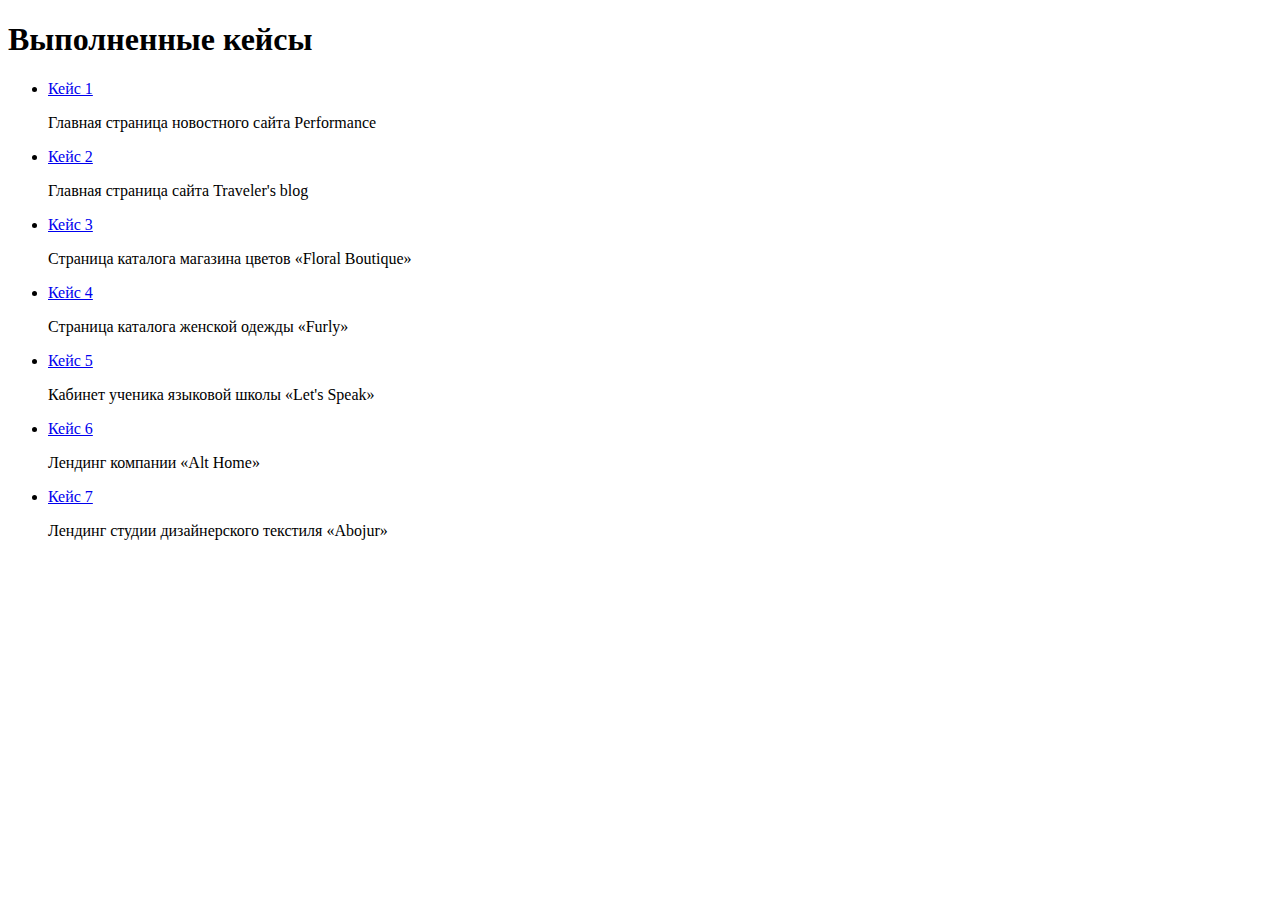
<file: index.html>
<!DOCTYPE html>
<html lang="ru">
<head>
    <meta charset="UTF-8">
    <meta http-equiv="X-UA-Compatible" content="IE=edge">
    <meta name="viewport" content="width=device-width, initial-scale=1.0">
    <title>Навык вёрстки на гридах</title>
</head>
<body>
    <h1>Выполненные кейсы</h1>
    <ul>
        <li>
            <a href="case-1/index.html">Кейс 1</a>
            <p>Главная страница новостного сайта Performance</p>
        </li>
        <li>
            <a href="case-2/index.html">Кейс 2</a>
            <p>Главная страница сайта Traveler's blog</p>
        </li>
        <li>
            <a href="case-3/index.html">Кейс 3</a>
            <p>Страница каталога магазина цветов «Floral Boutique»</p>
        </li>
        <li>
            <a href="case-4/index.html">Кейс 4</a>
            <p>Страница каталога женской одежды «Furly»</p>
        </li>
        <li>
            <a href="case-5/index.html">Кейс 5</a>
            <p>Кабинет ученика языковой школы «Let's Speak»</p>
        </li>
        <li>
            <a href="case-6/index.html">Кейс 6</a>
            <p>Лендинг компании «Alt Home»</p>
        </li>
        <li>
            <a href="case-7/index.html">Кейс 7</a>
            <p>Лендинг студии дизайнерского текстиля «Abojur»</p>
        </li>
    </ul>
</body>
</html>
</file>
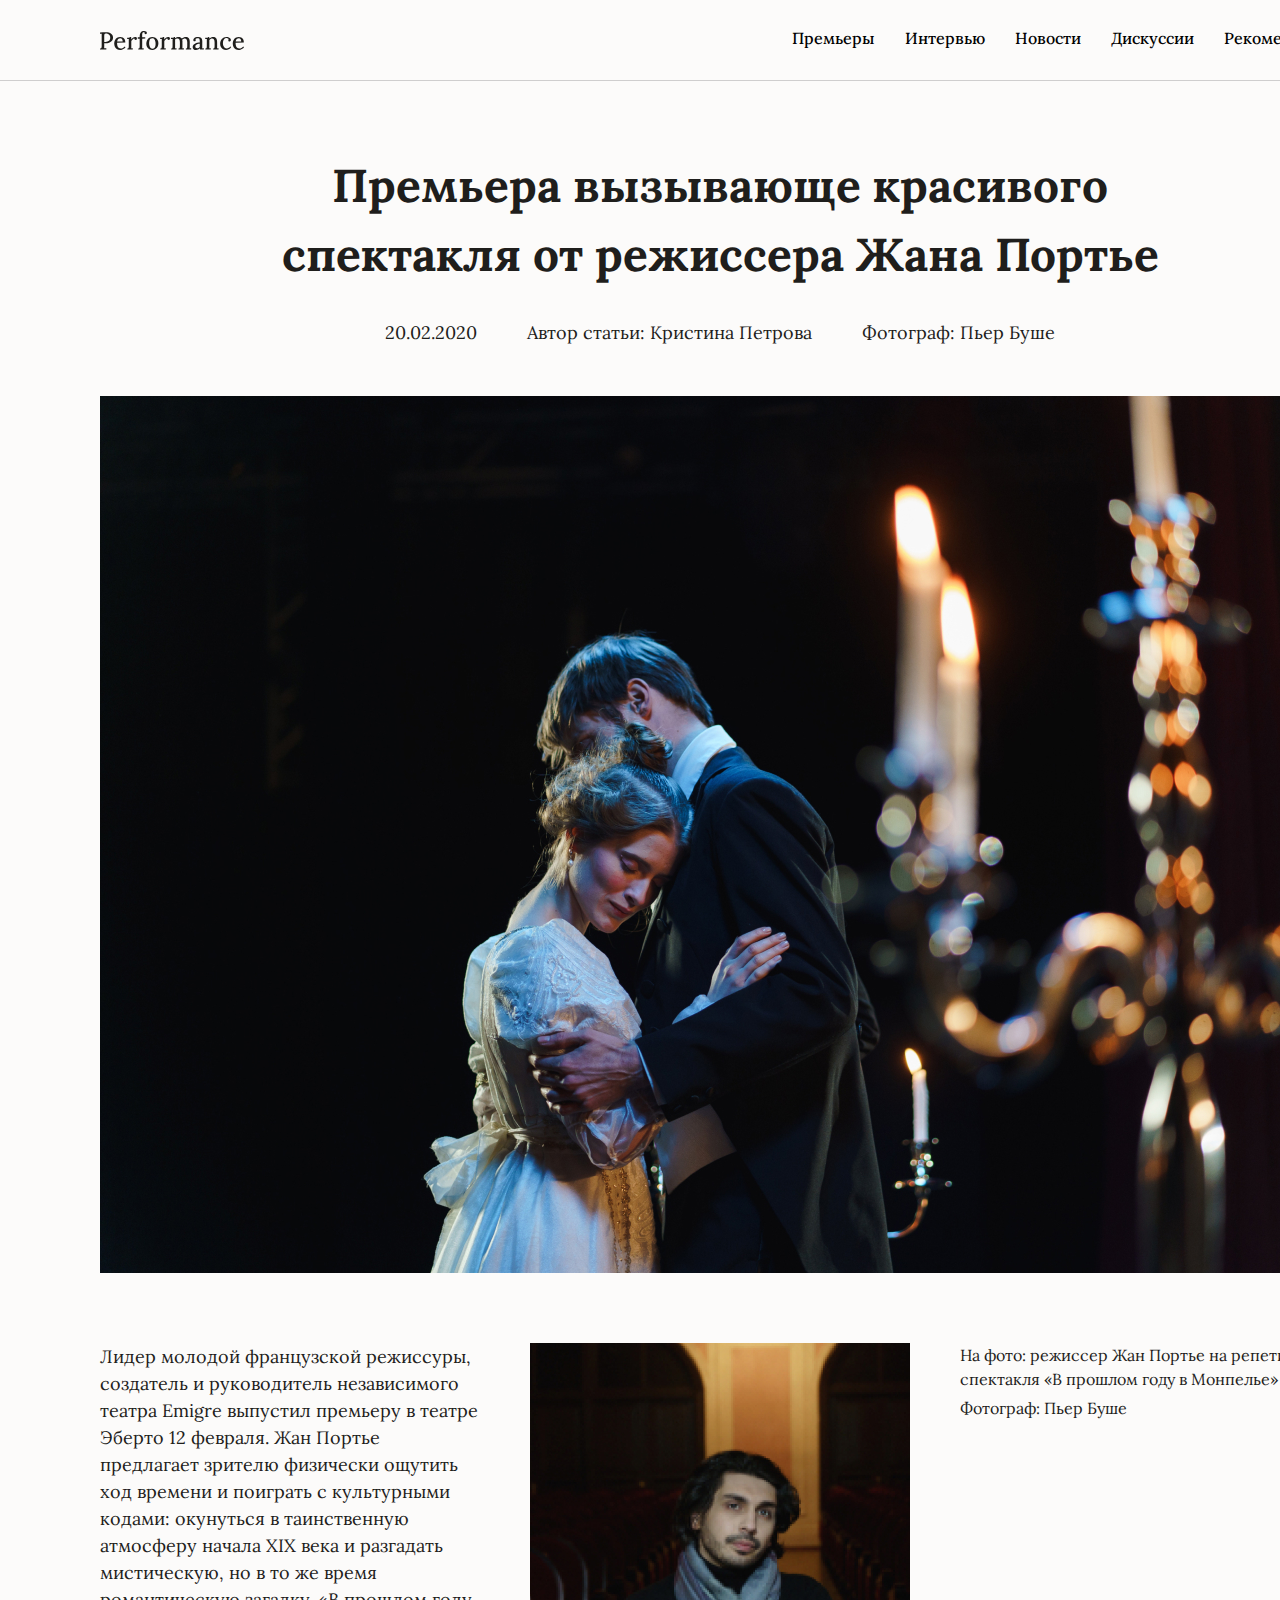
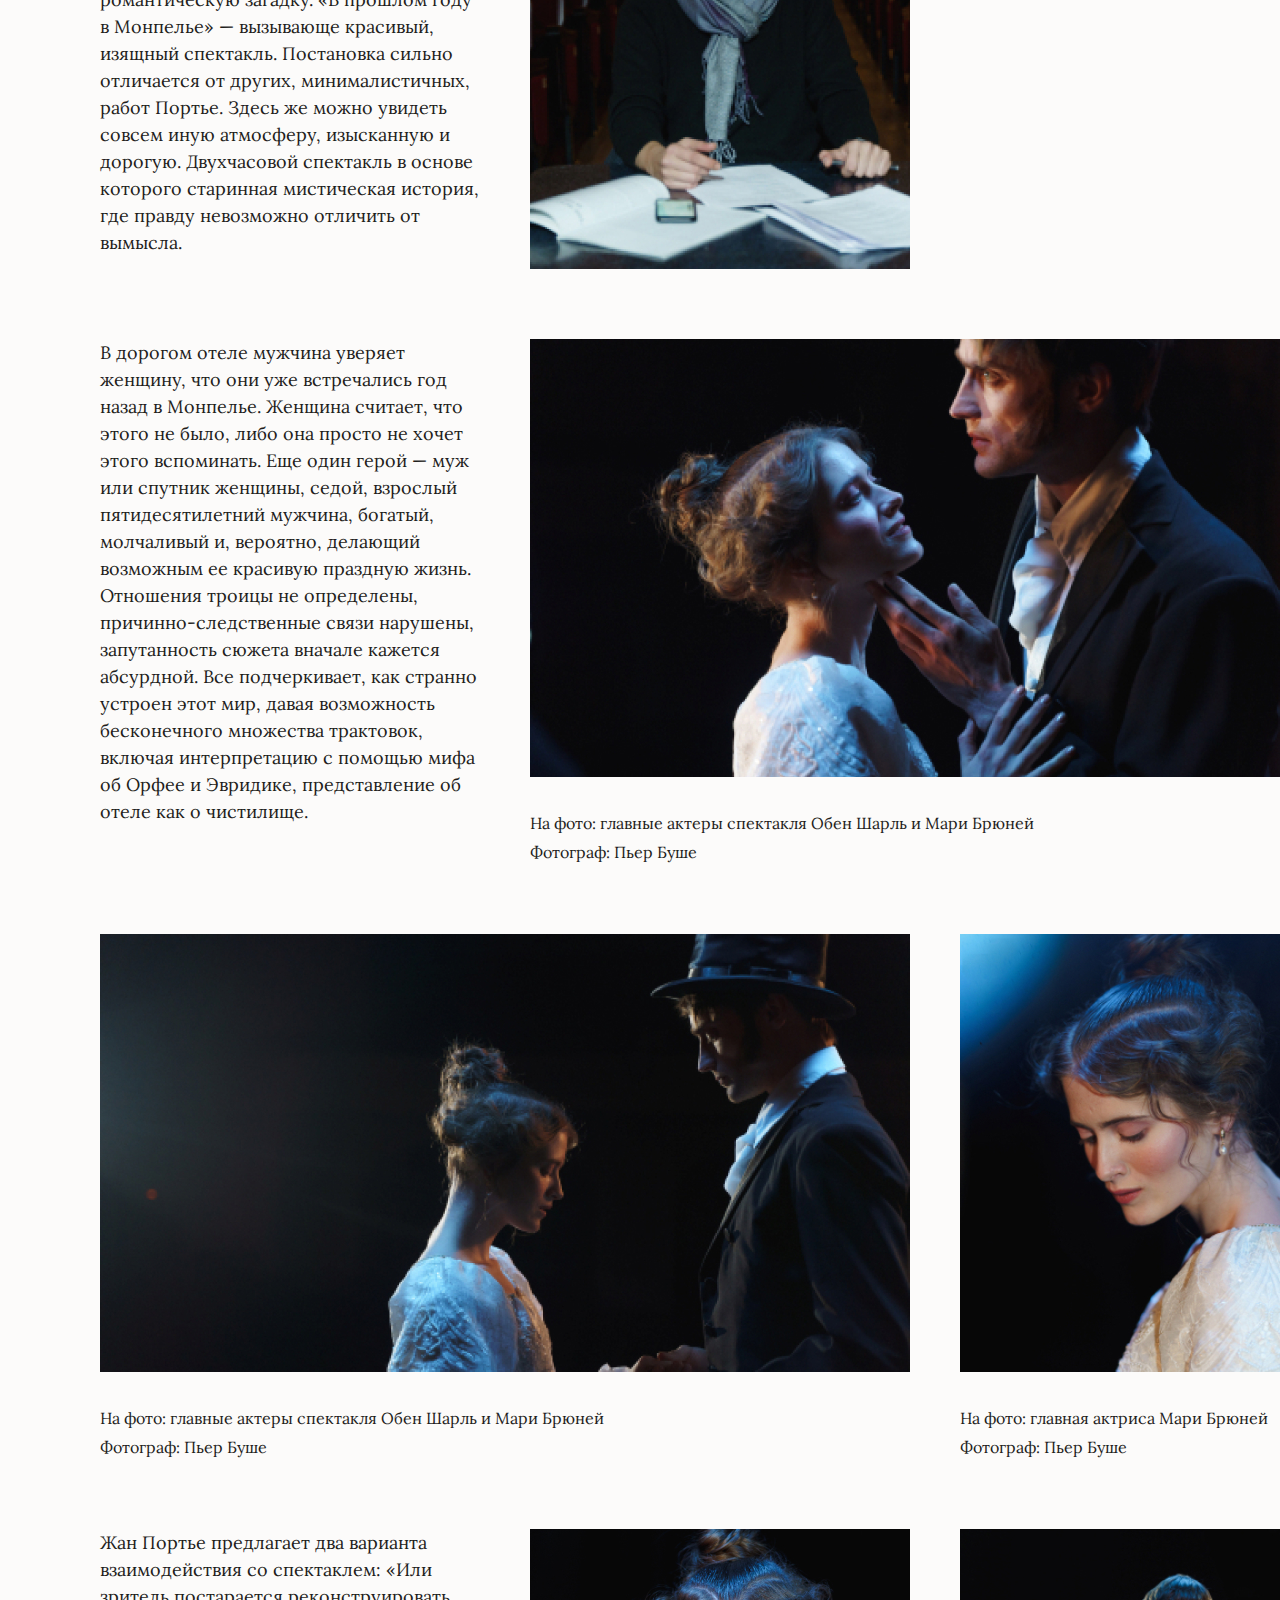
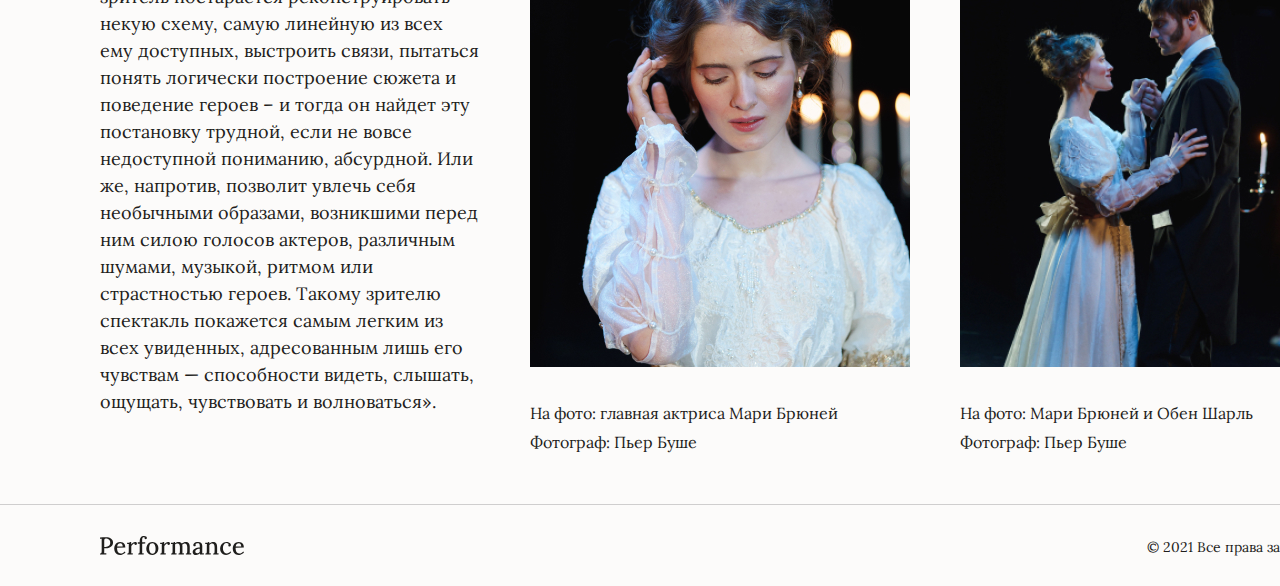
<file: case-1/index.html>
<!DOCTYPE html>
<html lang="ru">
<head>
    <meta charset="UTF-8">
    <meta http-equiv="X-UA-Compatible" content="IE=edge">
    <meta name="viewport" content="width=device-width, initial-scale=1.0">
    <link rel="preconnect" href="https://fonts.googleapis.com">
    <link rel="preconnect" href="https://fonts.gstatic.com" crossorigin>
    <link href="https://fonts.googleapis.com/css2?family=Lora:wght@400;500&display=swap" rel="stylesheet">
    <title>Главная страница новостного сайта Performance</title>
    <link rel="stylesheet" href="css/normalize.css">
    <link rel="stylesheet" href="css/style.css">
</head>
<body class="page">
    <header class="header">
        <div class="container">
            <div class="header__wrap">
                <a href="/" class="logo">
                    <img class="logo__img" src="img/logo.svg" width="144" alt="Логотип новостного сайта Performance">
                    <span class="visually-hidden">На главную</span>
                </a>
                <nav class="main-nav">
                    <ul class="list nav-list">
                        <li class="nav-list__item">
                            <a href="#" class="nav-list__link">Премьеры</a>
                        </li>  
                        <li class="nav-list__item">
                            <a href="#" class="nav-list__link">Интервью</a>
                        </li>
                        <li class="nav-list__item">
                            <a href="#" class="nav-list__link">Новости</a>
                        </li>
                        <li class="nav-list__item">
                            <a href="#" class="nav-list__link">Дискуссии</a>
                        </li>
                        <li class="nav-list__item">
                            <a href="#" class="nav-list__link">Рекомендации</a>
                        </li>
                    </ul>
                </nav>
            </div>
        </div>
    </header>
    <main class="main">
        <div class="container">
            <article class="article">
                <header class="article__header">
                    <h1 class="article__title">Премьера вызывающе красивого спектакля от режиссера Жана Портье</h1>
                    <div class="article__info">
                        <time class="article__date" datetime="2020-02-20">20.02.2020</time>
                        <p class="article__author">Автор статьи: Кристина Петрова</p>
                        <p class="article__photographer">Фотограф: Пьер Буше</p>
                    </div>
                </header>
                <!-- Постер -->
                <div class="article__poster">
                    <img class="img" src="img/1.jpg" width="1240" height="877" alt="Главные герои спектакля обнимаются">
                </div>
                <!-- Первый модуль -->
                <div class="module text-img-caption">
                    <p class="article__text">
                        Лидер молодой французской режиссуры, создатель и руководитель независимого театра 
                        Emigre выпустил премьеру в театре Эберто 12 февраля. Жан Портье предлагает зрителю 
                        физически ощутить ход времени и поиграть с культурными кодами: окунуться в таинственную 
                        атмосферу начала XIX века и разгадать мистическую, но в то же время романтическую загадку.
                        «В прошлом году в Монпелье» — вызывающе красивый, изящный спектакль. Постановка сильно 
                        отличается от других, минималистичных, работ Портье. Здесь же можно увидеть совсем иную 
                        атмосферу, изысканную и дорогую. Двухчасовой спектакль в основе которого старинная 
                        мистическая история, где правду невозможно отличить от вымысла.
                    </p>
                    <figure class="article__img article_img--horizontal article_img--wide">
                        <img class="img" src="img/2.jpg" alt="Фото 2">
                        <figcaption>
                            <p>На фото: режиссер Жан Портье на репетиции спектакля «В прошлом году в Монпелье»</p>
                            <p>Фотограф: Пьер Буше</p>
                        </figcaption>
                    </figure>
                </div>
                <!-- Второй модуль -->
                <div class="module text-img">
                    <p class="article__text">
                        В дорогом отеле мужчина уверяет женщину, что они уже встречались год назад в Монпелье. 
                        Женщина считает, что этого не было, либо она просто не хочет этого вспоминать. Еще один 
                        герой — муж или спутник женщины, седой, взрослый пятидесятилетний мужчина, богатый, 
                        молчаливый и, вероятно, делающий возможным ее красивую праздную жизнь.
                        Отношения троицы не определены, причинно-следственные связи нарушены, запутанность 
                        сюжета вначале кажется абсурдной. Все подчеркивает, как странно устроен этот мир, давая 
                        возможность бесконечного множества трактовок, включая интерпретацию с помощью мифа об 
                        Орфее и Эвридике, представление об отеле как о чистилище. 
                    </p>
                    <figure class="article__img article_img--wide">
                        <img class="img" src="img/3.jpg" alt="Фото 3">
                        <figcaption>
                            <p>На фото: главные актеры спектакля Обен Шарль и Мари Брюней</p>
                            <p>Фотограф: Пьер Буше</p>
                        </figcaption>
                    </figure>
                </div>
                <!-- Третий модуль -->
                <div class="module img-img">
                    <figure class="article__img article_img--wide">
                        <img class="img" src="img/4.jpg" alt="Фото 4">
                        <figcaption>
                            <p>На фото: главные актеры спектакля Обен Шарль и Мари Брюней</p>
                            <p>Фотограф: Пьер Буше</p>
                        </figcaption>
                    </figure>
                    <figure class="article__img">
                        <img class="img" src="img/5.jpg" alt="Фото 5">
                        <figcaption>
                            <p>На фото: главная актриса Мари Брюней</p>
                            <p>Фотограф: Пьер Буше</p>
                        </figcaption>
                    </figure>
                </div>
                <!-- Четвёртый модуль -->
                <div class="module text-img-img">
                    <p class="article__text">
                        Жан Портье предлагает два варианта взаимодействия со спектаклем: «Или зритель постарается 
                        реконструировать некую схему, самую линейную из всех ему доступных, выстроить связи, 
                        пытаться понять логически построение сюжета и поведение героев – и тогда он найдет эту 
                        постановку трудной, если не вовсе недоступной пониманию, абсурдной.
                        Или же, напротив, позволит увлечь себя необычными образами, возникшими перед ним силою 
                        голосов актеров, различным шумами, музыкой, ритмом или страстностью героев. Такому 
                        зрителю спектакль покажется самым легким из всех увиденных, адресованным лишь его 
                        чувствам — способности видеть, слышать, ощущать, чувствовать и волноваться». 
                    </p>
                    <figure class="article__img">
                        <img class="img" src="img/6.jpg" alt="Фото 6">
                        <figcaption>
                            <p>На фото: главная актриса Мари Брюней</p>
                            <p>Фотограф: Пьер Буше</p>
                        </figcaption>
                    </figure>
                    <figure class="article__img">
                        <img class="img" src="img/7.jpg" alt="Фото 7">
                        <figcaption>
                            <p>На фото: Мари Брюней и Обен Шарль</p>
                            <p>Фотограф: Пьер Буше</p>
                        </figcaption>
                    </figure>
                </div>
            </article>
        </div>
    </main>
    <footer class="footer">
        <div class="container">
            <div class="footer__wrap">
                <a href="/" class="logo">
                    <img class="logo__img" src="img/logo.svg" width="144" alt="Логотип">
                    <span class="visually-hidden">На главную</span>
                </a>
                <p class="copyright">© 2021 Все права защищены</p>
            </div>
        </div>
    </footer>
</body>
</html>
</file>
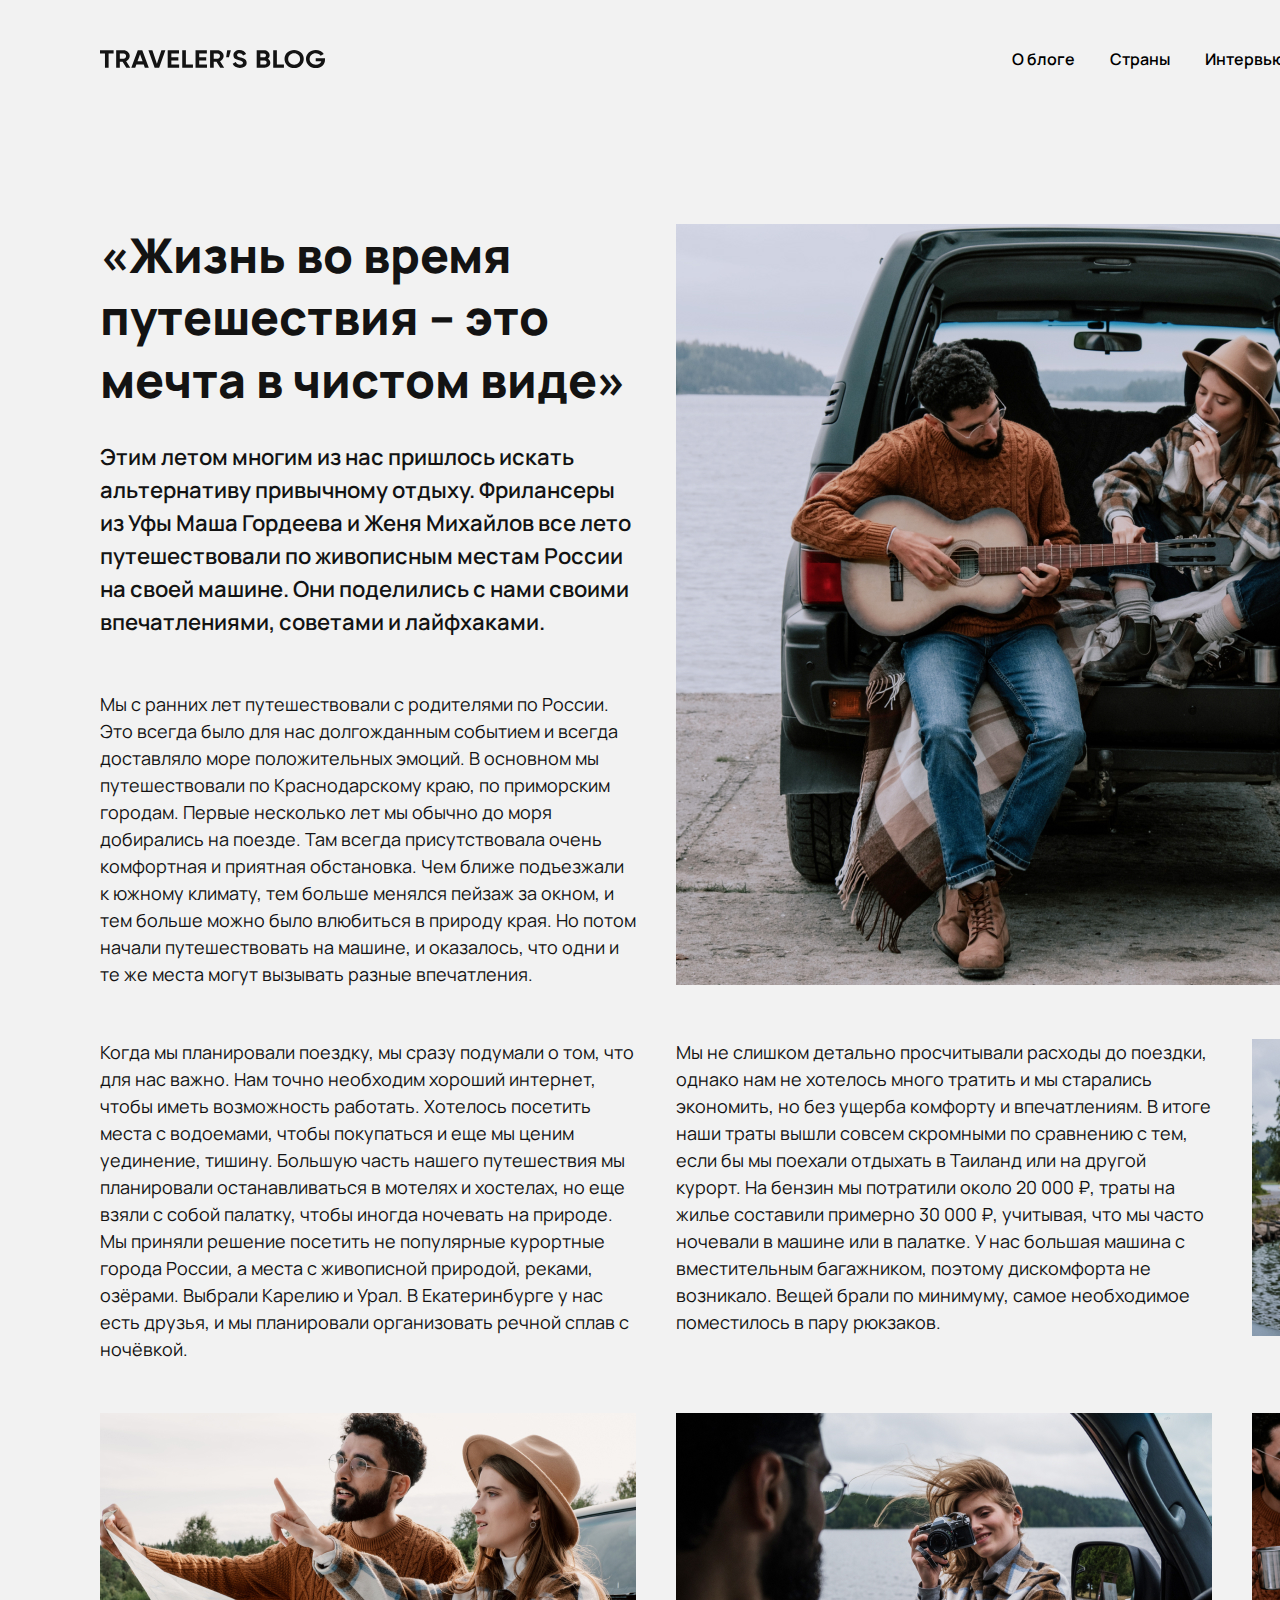
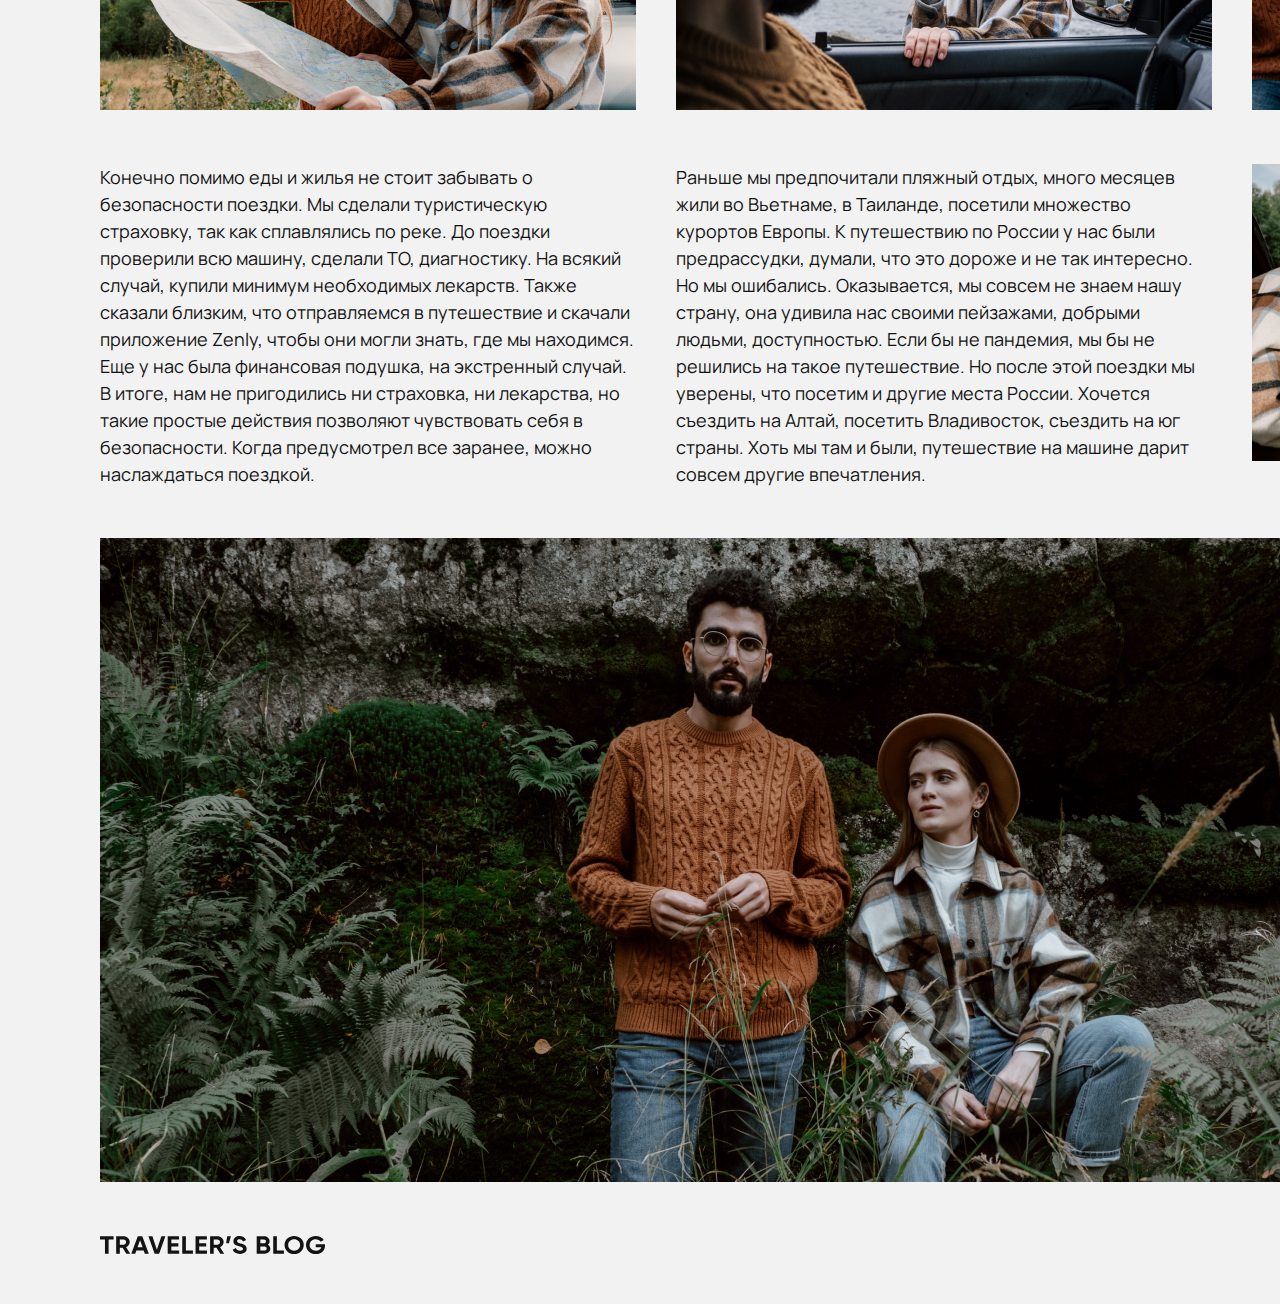
<file: case-2/index.html>
<!DOCTYPE html>
<html lang="ru">
<head>
    <meta charset="UTF-8">
    <meta http-equiv="X-UA-Compatible" content="IE=edge">
    <meta name="viewport" content="width=device-width, initial-scale=1.0">
    <link rel="preconnect" href="https://fonts.googleapis.com">
    <link rel="preconnect" href="https://fonts.gstatic.com" crossorigin>
    <link href="https://fonts.googleapis.com/css2?family=Manrope:wght@400;600;800&display=swap" rel="stylesheet">
    <title>Главная страница сайта Traveler's blog</title>
    <link rel="stylesheet" href="css/normalize.css">
    <link rel="stylesheet" href="css/style.css">
</head>
<body class="page">
    <div class="container">
        <header class="header">
            <nav class="main-nav">
                <a href="/" class="logo">
                    <img class="logo__img" src="img/logo.svg" width="225" height="18" alt="Логотип блога Travelers">
                    <span class="visually-hidden">На главную</span>
                </a>
                <ul class="list nav-list">
                    <li class="nav-list__item">
                        <a href="#" class="nav-list__link">О блоге</a>
                    </li>  
                    <li class="nav-list__item">
                        <a href="#" class="nav-list__link">Страны</a>
                    </li>
                    <li class="nav-list__item">
                        <a href="#" class="nav-list__link">Интервью</a>
                    </li>
                    <li class="nav-list__item">
                        <a href="#" class="nav-list__link">Лайфхаки</a>
                    </li>
                    <li class="nav-list__item">
                        <a href="#" class="nav-list__link">Новости</a>
                    </li>
                </ul>
            </nav>
        </header>
        <main class="main">
            <article class="article">
                <header class="article__header">
                    <h1 class="article__title">«Жизнь во время путешествия – это мечта в чистом виде»</h1>
                    <p class="article__summary">
                        Этим летом многим из нас пришлось искать альтернативу привычному отдыху. Фрилансеры 
                        из Уфы Маша Гордеева и Женя Михайлов все лето путешествовали по живописным местам 
                        России на своей машине. Они поделились с нами своими впечатлениями, советами и лайфхаками.
                    </p>
                </header>
                <figure class="article__img article__img--header">
                    <img class="img" src="img/1.jpg" width="824" height="761" alt="">
                    <figcaption class="visually-hidden">
                        Путешественники играют на музыкальных инструментах
                    </figcaption>
                </figure>
                <p class="article__text">
                    Мы с ранних лет путешествовали с родителями по России. Это всегда было для нас 
                    долгожданным событием и всегда доставляло море положительных эмоций. В основном мы 
                    путешествовали по Краснодарскому краю, по приморским городам. Первые несколько лет мы 
                    обычно до моря добирались на поезде. Там всегда присутствовала очень комфортная и 
                    приятная обстановка. Чем ближе подъезжали к южному климату, тем больше менялся пейзаж 
                    за окном, и тем больше можно было влюбиться в природу края. Но потом начали 
                    путешествовать на машине, и оказалось, что одни и те же места могут вызывать разные 
                    впечатления.
                </p>
                <p class="article__text">
                    Когда мы планировали поездку, мы сразу подумали о том, что для нас важно. Нам точно 
                    необходим хороший интернет, чтобы иметь возможность работать. Хотелось посетить места 
                    с водоемами, чтобы покупаться и еще мы ценим уединение, тишину. Большую часть нашего 
                    путешествия мы планировали останавливаться в мотелях и хостелах, но еще взяли с собой 
                    палатку, чтобы иногда ночевать на природе. Мы приняли решение посетить не популярные 
                    курортные города России, а места с живописной природой, реками, озёрами. Выбрали Карелию 
                    и Урал. В Екатеринбурге у нас есть друзья, и мы планировали организовать речной сплав 
                    с ночёвкой. 
                </p>
                <p class="article__text">
                    Мы не слишком детально просчитывали расходы до поездки, однако нам не хотелось много 
                    тратить и мы старались экономить, но без ущерба комфорту и впечатлениям. В итоге наши 
                    траты вышли совсем скромными по сравнению с тем, если бы мы поехали отдыхать в Таиланд 
                    или на другой курорт. На бензин мы потратили около 20 000 ₽, траты на жилье составили 
                    примерно 30 000 ₽, учитывая, что мы часто ночевали в машине или в палатке. У нас большая 
                    машина с вместительным багажником, поэтому дискомфорта не возникало. Вещей брали по 
                    минимуму, самое необходимое поместилось в пару рюкзаков.
                </p>
                <figure class="article__img">
                    <img class="img" src="img/2.jpg" width="248" height="297" alt="">
                    <figcaption class="visually-hidden">
                        Путешественники фотографируют
                    </figcaption>
                </figure>
                <figure class="article__img article__img--wide">
                    <img class="img" src="img/3.jpg" width="536" height="297" alt="">
                    <figcaption class="visually-hidden">
                        Путешественники фотографируют
                    </figcaption>
                </figure>
                <figure class="article__img article__img--wide">
                    <img class="img" src="img/4.jpg" width="536" height="297" alt="">
                    <figcaption class="visually-hidden">
                        Путешественники фотографируют
                    </figcaption>
                </figure>
                <figure class="article__img">
                    <img class="img" src="img/5.jpg" width="248" height="297" alt="">
                    <figcaption class="visually-hidden">
                        Путешественники фотографируют
                    </figcaption>
                </figure>
                <p class="article__text">
                    Конечно помимо еды и жилья не стоит забывать о безопасности поездки. Мы сделали 
                    туристическую страховку, так как сплавлялись по реке. До поездки проверили всю машину, 
                    сделали ТО, диагностику. На всякий случай, купили минимум необходимых лекарств. Также 
                    сказали близким, что отправляемся в путешествие и скачали приложение Zenly, чтобы они 
                    могли знать, где мы находимся. Еще у нас была финансовая подушка, на экстренный случай. 
                    В итоге, нам не пригодились ни страховка, ни лекарства, но такие простые действия 
                    позволяют чувствовать себя в безопасности. Когда предусмотрел все заранее, можно 
                    наслаждаться поездкой.
                </p>
                <p class="article__text">
                    Раньше мы предпочитали пляжный отдых, много месяцев жили во Вьетнаме, в Таиланде, 
                    посетили множество курортов Европы. К путешествию по России у нас были предрассудки, 
                    думали, что это дороже и не так интересно. Но мы ошибались. Оказывается, мы совсем не 
                    знаем нашу страну, она удивила нас своими пейзажами, добрыми людьми, доступностью. Если 
                    бы не пандемия, мы бы не решились на такое путешествие. Но после этой поездки мы уверены, 
                    что посетим и другие места России. Хочется съездить на Алтай, посетить Владивосток, 
                    съездить на юг страны. Хоть мы там и были, путешествие на машине дарит совсем другие 
                    впечатления.
                </p>
                <figure class="article__img">
                    <img class="img" src="img/6.jpg" width="248" height="297" alt="">
                    <figcaption class="visually-hidden">
                        Путешественница выглядывает из окна машины
                    </figcaption>
                </figure>
                <figure class="article__img article__img--full-width">
                    <img class="img" src="img/7.jpg" width="1400" height="644" alt="">
                    <figcaption class="visually-hidden">
                        Путешественники на фоне леса
                    </figcaption>
                </figure>
            </article>
        </main>
        <footer class="footer">
            <div class="footer__wrap">
                <a href="/" class="logo">
                    <img class="logo__img" src="img/logo.svg" width="225" height="18" alt="Логотип блога Travelers">
                    <span class="visually-hidden">На главную</span>
                </a>
                <p class="copyright">© 2021 Все права защищены</p>
            </div>
        </footer>
    </div>
</body>
</html>
</file>
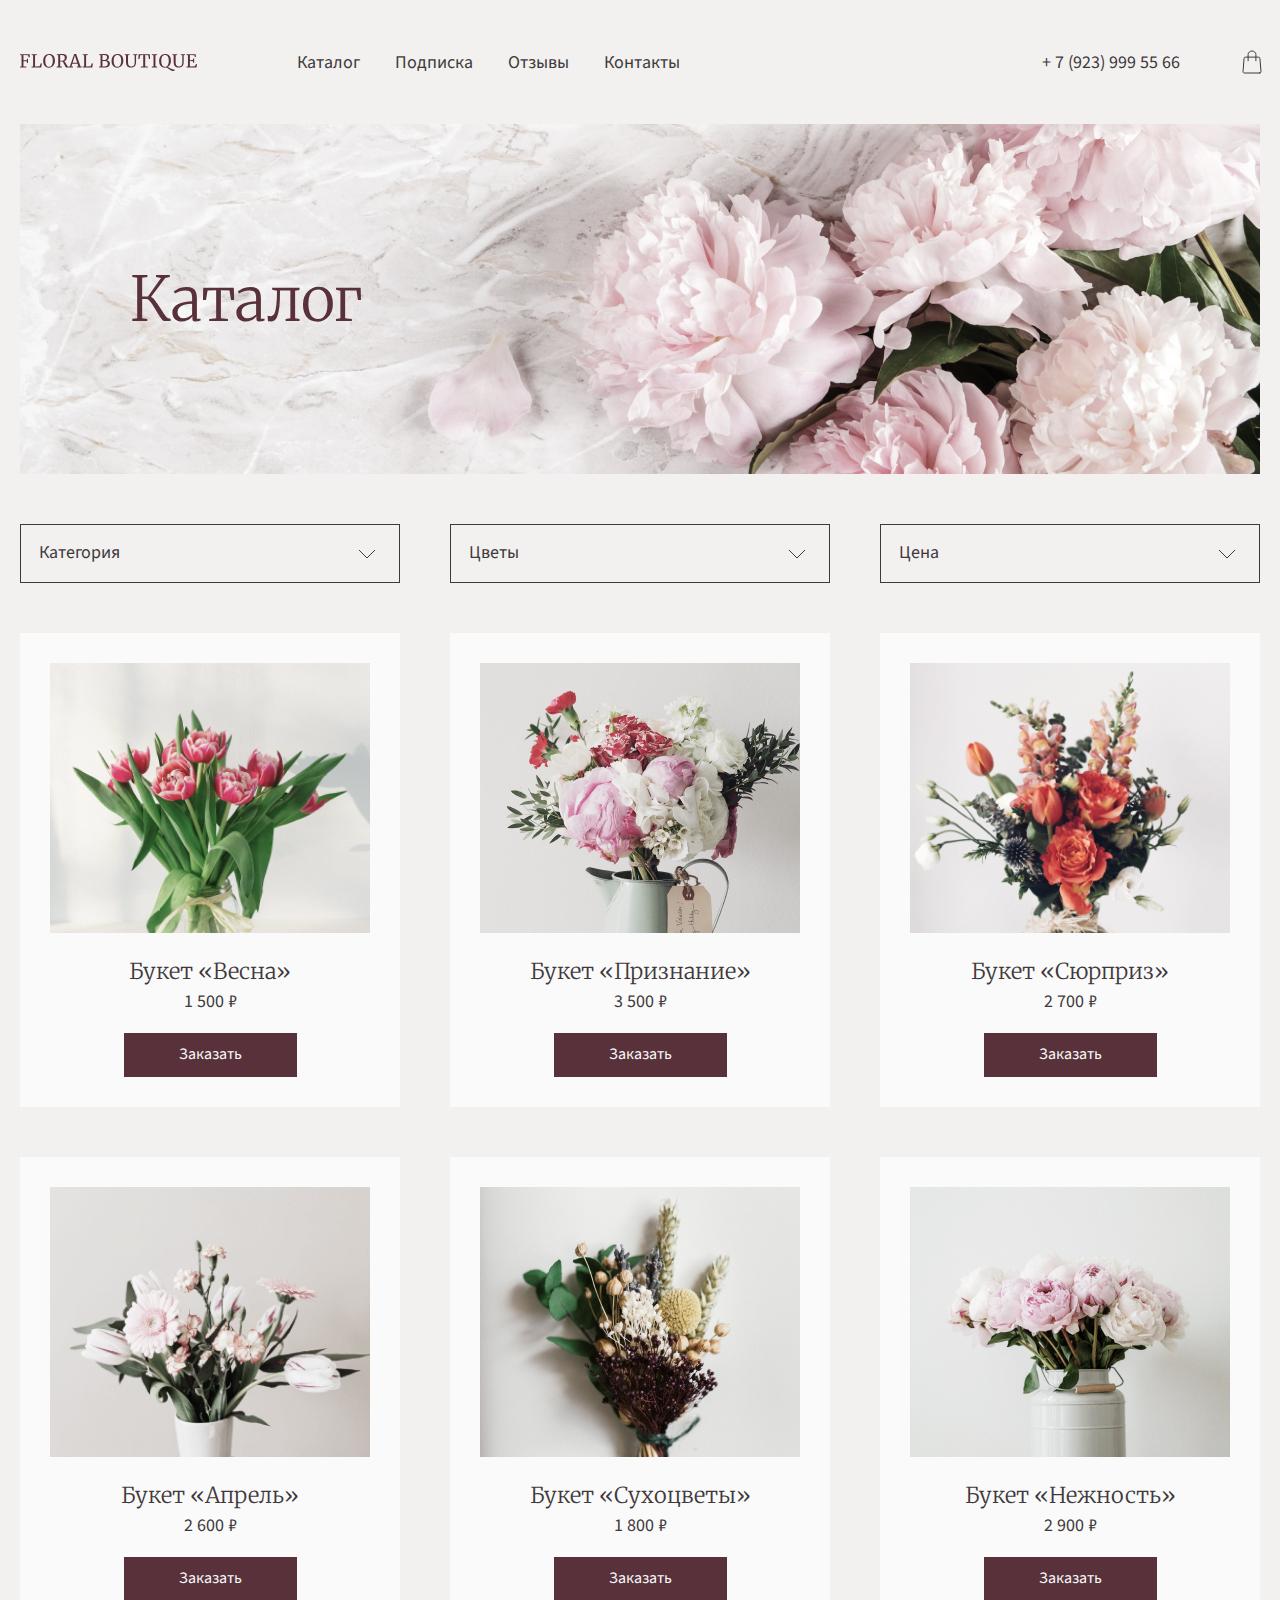
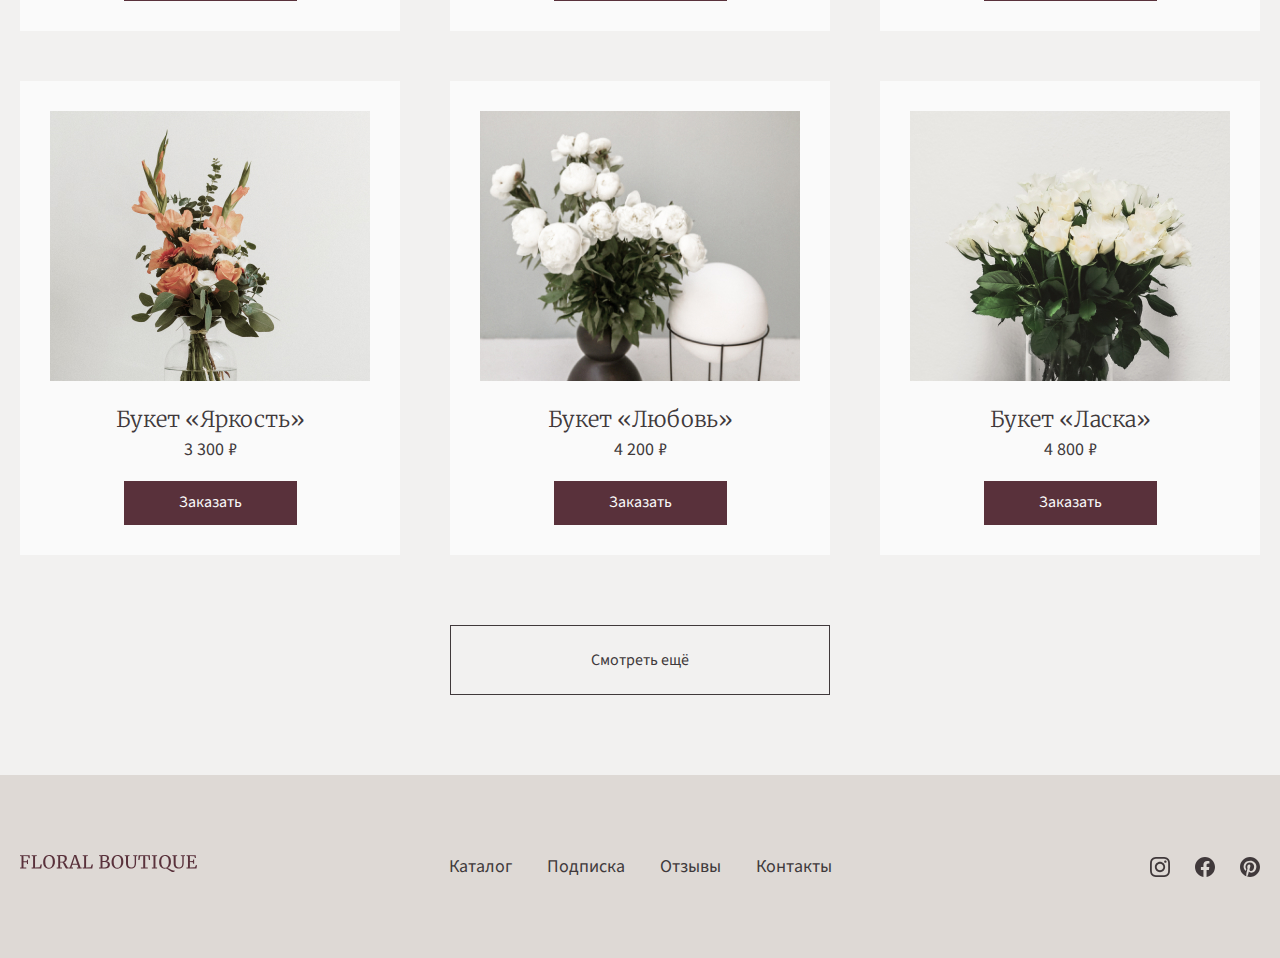
<file: case-3/index.html>
<!DOCTYPE html>
<html lang="ru">
<head>
    <meta charset="UTF-8">
    <meta http-equiv="X-UA-Compatible" content="IE=edge">
    <meta name="viewport" content="width=device-width, initial-scale=1.0">
    <link rel="preconnect" href="https://fonts.googleapis.com">
    <link rel="preconnect" href="https://fonts.gstatic.com" crossorigin>
    <link href="https://fonts.googleapis.com/css2?family=Merriweather:wght@300&family=Source+Sans+Pro:wght@400;600&display=swap" rel="stylesheet">
    <title>Каталог магазина цветов «Floral Boutique»</title>
    <link rel="stylesheet" href="css/normalize.css">
    <link rel="stylesheet" href="css/style.css">
</head>
<body class="catalog">
    <header class="header">
        <div class="container">
            <nav class="site-nav">
                <a href="/" class="logo">
                    <img class="logo__img" src="img/logo.svg" width="177" height="17" alt="Логотип магазина цветов «Floral Boutique»">
                    <span class="visually-hidden">На главную</span>
                </a>
                <ul class="list nav-list">
                    <li class="nav-list__item">
                        <a href="#" class="nav-list__link">Каталог</a>
                    </li>  
                    <li class="nav-list__item">
                        <a href="#" class="nav-list__link">Подписка</a>
                    </li>
                    <li class="nav-list__item">
                        <a href="#" class="nav-list__link">Отзывы</a>
                    </li>
                    <li class="nav-list__item">
                        <a href="#" class="nav-list__link">Контакты</a>
                    </li>
                </ul>
                <a class="phone header__phone" href="tel:+79239995566">+ 7 (923) 999 55 66</a>
                <a class="cart header__cart" href="#">
                    <img class="button button--cart" width="24" height="24" src="img/icons/bag.svg" alt="">
                    <span class="visually-hidden">Перейти в корзину</span>
                </a>
            </nav>
        </div>
    </header>
    <main class="main">
        <div class="container">
            <!-- Промо-блок -->
            <section class="hero">
                <h1 class="hero__title">Каталог</h1>
            </section>
            <!-- Фильтр -->
            <section class="filter main__filter">
                <h2 class="visually-hidden">Фильтры</h2>
                <form class="form filter__form" action="#" method="get">
                    <div class="form__group">
                        <label class="visually-hidden" for="category">Сортировать по категориям</label>
                        <select class="form__input form__input--select" name="category" id="category">
                            <option disabled selected>Категория</option>
                            <option value="1">Категория 1</option>
                            <option value="2">Категория 2</option>
                            <option value="3">Категория 3</option>
                        </select>
                    </div>
                    <div class="form__group">
                        <label class="visually-hidden" for="flowers">Сортировать по цветам</label>
                        <select class="form__input form__input--select" name="flowers" id="flowers">
                            <option disabled selected>Цветы</option>
                            <option value="1">Цветок 1</option>
                            <option value="2">Цветок 2</option>
                            <option value="3">Цветок 3</option>
                        </select>
                    </div>
                    <div class="form__group">
                        <label class="visually-hidden" for="price">Сортировать по цене</label>
                        <select class="form__input form__input--select" name="price" id="price">
                            <option disabled selected>Цена</option>
                            <option value="1">1000</option>
                            <option value="2">2000</option>
                            <option value="3">3000</option>
                        </select>
                    </div>
                </form>
            </section>
            <section class="products">
                <h2 class="visually-hidden">Каталог цветов</h2>
                <!-- Список карточек -->
                <ul class="list products__list">
                    <!-- 1 - 3 -->
                    <li class="products__item product">
                        <h3 class="product__title">Букет «Весна»</h3>
                        <div class="product__img-wrap">
                            <img class="img product__img" src="img/photo-1.jpg" width="320" height="270" alt="Букет 1">
                        </div>
                        <p class="product__price">1 500 ₽</p>
                        <div class="product__buy-button-wrap">
                            <button class="button button--colored product__buy-button" type="button">Заказать</button>
                        </div>
                    </li>
                    <li class="products__item product">
                        <h3 class="product__title">Букет «Признание»</h3>
                        <div class="product__img-wrap">
                            <img class="img product__img" src="img/photo-2.jpg" width="320" height="270" alt="Букет 2">
                        </div>
                        <p class="product__price">3 500 ₽</p>
                        <div class="product__buy-button-wrap">
                            <button class="button button--colored product__buy-button" type="button">Заказать</button>
                        </div>
                    </li>
                    <li class="products__item product">
                        <h3 class="product__title">Букет «Сюрприз»</h3>
                        <div class="product__img-wrap">
                            <img class="img product__img" src="img/photo-3.jpg" width="320" height="270" alt="Букет 3">
                        </div>
                        <p class="product__price">2 700 ₽</p>
                        <div class="product__buy-button-wrap">
                            <button class="button button--colored product__buy-button" type="button">Заказать</button>
                        </div>
                    </li>
                    <!-- 4 - 6 -->
                    <li class="products__item product">
                        <h3 class="product__title">Букет «Апрель»</h3>
                        <div class="product__img-wrap">
                            <img class="img product__img" src="img/photo-4.jpg" width="320" height="270" alt="Букет 4">
                        </div>
                        <p class="product__price">2 600 ₽</p>
                        <div class="product__buy-button-wrap">
                            <button class="button button--colored product__buy-button" type="button">Заказать</button>
                        </div>
                    </li>
                    <li class="products__item product">
                        <h3 class="product__title">Букет «Сухоцветы»</h3>
                        <div class="product__img-wrap">
                            <img class="img product__img" src="img/photo-5.jpg" width="320" height="270" alt="Букет 5">
                        </div>
                        <p class="product__price">1 800 ₽</p>
                        <div class="product__buy-button-wrap">
                            <button class="button button--colored product__buy-button" type="button">Заказать</button>
                        </div>
                    </li>
                    <li class="products__item product">
                        <h3 class="product__title">Букет «Нежность»</h3>
                        <div class="product__img-wrap">
                            <img class="img product__img" src="img/photo-6.jpg" width="320" height="270" alt="Букет 6">
                        </div>
                        <p class="product__price">2 900 ₽</p>
                        <div class="product__buy-button-wrap">
                            <button class="button button--colored product__buy-button" type="button">Заказать</button>
                        </div>
                    </li>
                    <!-- 7 - 9 -->
                    <li class="products__item product">
                        <h3 class="product__title">Букет «Яркость»</h3>
                        <div class="product__img-wrap">
                            <img class="img product__img" src="img/photo-7.jpg" width="320" height="270" alt="Букет 7">
                        </div>
                        <p class="product__price">3 300 ₽</p>
                        <div class="product__buy-button-wrap">
                            <button class="button button--colored product__buy-button" type="button">Заказать</button>
                        </div>
                    </li>
                    <li class="products__item product">
                        <h3 class="product__title">Букет «Любовь»</h3>
                        <div class="product__img-wrap">
                            <img class="img product__img" src="img/photo-8.jpg" width="320" height="270" alt="Букет 8">
                        </div>
                        <p class="product__price">4 200 ₽</p>
                        <div class="product__buy-button-wrap">
                            <button class="button button--colored product__buy-button" type="button">Заказать</button>
                        </div>
                    </li>
                    <li class="products__item product">
                        <h3 class="product__title">Букет «Ласка»</h3>
                        <div class="product__img-wrap">
                            <img class="img product__img" src="img/photo-9.jpg" width="320" height="270" alt="Букет 9">
                        </div>
                        <p class="product__price">4 800 ₽</p>
                        <div class="product__buy-button-wrap">
                            <button class="button button--colored product__buy-button" type="button">Заказать</button>
                        </div>
                    </li>
                </ul>
                <div class="products__more more">
                    <a class="button button--bordered more__link" href="#">Смотреть ещё</a>
                </div>
            </section>
        </div>
    </main>
    <footer class="footer">
        <div class="container">
            <div class="footer__wrap">
                <a href="/" class="logo">
                    <img class="logo__img" src="img/logo.svg" width="177" height="17" alt="Логотип магазина цветов «Floral Boutique»">
                    <span class="visually-hidden">На главную</span>
                </a>
                <ul class="list nav-list">
                    <li class="nav-list__item">
                        <a href="#" class="nav-list__link">Каталог</a>
                    </li>  
                    <li class="nav-list__item">
                        <a href="#" class="nav-list__link">Подписка</a>
                    </li>
                    <li class="nav-list__item">
                        <a href="#" class="nav-list__link">Отзывы</a>
                    </li>
                    <li class="nav-list__item">
                        <a href="#" class="nav-list__link">Контакты</a>
                    </li>
                </ul>
                <ul class="list social">
                    <li class="social__item">
                        <a class="social__link" href="#">
                            <svg width="20" height="20" viewBox="0 0 20 20" fill="none" xmlns="http://www.w3.org/2000/svg">
                                <path d="M10.0059 1.80113C12.6793 1.80113 12.9959 1.81285 14.0473 1.85974C15.0244 1.90272 15.5521 2.06681 15.9038 2.20356C16.369 2.38328 16.7051 2.60207 17.053 2.9498C17.4047 3.30143 17.6197 3.63352 17.7995 4.09846C17.9363 4.45009 18.1004 4.98144 18.1434 5.95429C18.1903 7.00918 18.2021 7.32565 18.2021 9.99414C18.2021 12.6665 18.1903 12.983 18.1434 14.034C18.1004 15.0107 17.9363 15.5382 17.7995 15.8898C17.6197 16.3548 17.4008 16.6908 17.053 17.0385C16.7012 17.3901 16.369 17.605 15.9038 17.7847C15.5521 17.9215 15.0205 18.0856 14.0473 18.1285C12.992 18.1754 12.6754 18.1871 10.0059 18.1871C7.33242 18.1871 7.01583 18.1754 5.96443 18.1285C4.9873 18.0856 4.45964 17.9215 4.10788 17.7847C3.64276 17.605 3.30662 17.3862 2.95876 17.0385C2.607 16.6869 2.39203 16.3548 2.21223 15.8898C2.07543 15.5382 1.91128 15.0068 1.86828 14.034C1.82138 12.9791 1.80965 12.6626 1.80965 9.99414C1.80965 7.32174 1.82138 7.00527 1.86828 5.95429C1.91128 4.97753 2.07543 4.45009 2.21223 4.09846C2.39203 3.63352 2.6109 3.29752 2.95876 2.9498C3.31053 2.59816 3.64276 2.38328 4.10788 2.20356C4.45964 2.06681 4.99121 1.90272 5.96443 1.85974C7.01583 1.81285 7.33242 1.80113 10.0059 1.80113ZM10.0059 0C7.28943 0 6.94938 0.011721 5.88235 0.0586052C4.81923 0.105489 4.08833 0.277398 3.45515 0.52354C2.79461 0.781403 2.23569 1.12131 1.68067 1.68002C1.12175 2.23481 0.781708 2.79351 0.523744 3.44989C0.277506 4.08674 0.105531 4.81344 0.0586281 5.87615C0.0117256 6.94667 0 7.28658 0 10.002C0 12.7173 0.0117256 13.0572 0.0586281 14.1239C0.105531 15.1866 0.277506 15.9172 0.523744 16.5501C0.781708 17.2104 1.12175 17.7691 1.68067 18.3239C2.23569 18.8787 2.79461 19.2225 3.45124 19.4765C4.08833 19.7226 4.81532 19.8945 5.87844 19.9414C6.94548 19.9883 7.28552 20 10.002 20C12.7184 20 13.0584 19.9883 14.1255 19.9414C15.1886 19.8945 15.9195 19.7226 16.5527 19.4765C17.2093 19.2225 17.7682 18.8787 18.3232 18.3239C18.8782 17.7691 19.2222 17.2104 19.4763 16.554C19.7225 15.9172 19.8945 15.1905 19.9414 14.1278C19.9883 13.0611 20 12.7212 20 10.0059C20 7.29049 19.9883 6.95058 19.9414 5.88396C19.8945 4.82125 19.7225 4.09064 19.4763 3.45771C19.23 2.79351 18.89 2.23481 18.3311 1.68002C17.776 1.12522 17.2171 0.781403 16.5605 0.527447C15.9234 0.281305 15.1964 0.109396 14.1333 0.0625122C13.0623 0.011721 12.7223 0 10.0059 0Z" fill="#40393B"/>
                                <path d="M10.0059 4.86423C7.16826 4.86423 4.86613 7.16546 4.86613 10.002C4.86613 12.8384 7.16826 15.1397 10.0059 15.1397C12.8435 15.1397 15.1456 12.8384 15.1456 10.002C15.1456 7.16546 12.8435 4.86423 10.0059 4.86423ZM10.0059 13.3346C8.16494 13.3346 6.67188 11.8422 6.67188 10.002C6.67188 8.16175 8.16494 6.66927 10.0059 6.66927C11.8468 6.66927 13.3398 8.16175 13.3398 10.002C13.3398 11.8422 11.8468 13.3346 10.0059 13.3346Z" fill="#40393B"/>
                                <path d="M16.5488 4.66103C16.5488 5.32522 16.0094 5.86049 15.3488 5.86049C14.6844 5.86049 14.1489 5.32132 14.1489 4.66103C14.1489 3.99684 14.6883 3.46158 15.3488 3.46158C16.0094 3.46158 16.5488 4.00074 16.5488 4.66103Z" fill="#40393B"/>
                            </svg>
                        </a>
                    </li>
                    <li class="social__item">
                        <a class="social__link" href="#">
                            <svg width="20" height="20" viewBox="0 0 20 20" fill="none" xmlns="http://www.w3.org/2000/svg">
                                <path d="M20 10.0611C20 4.50451 15.5229 0 10 0C4.47715 0 0 4.50451 0 10.0611C0 15.0828 3.65684 19.2452 8.4375 20V12.9694H5.89844V10.0611H8.4375V7.84452C8.4375 5.32296 9.93047 3.93012 12.2146 3.93012C13.3084 3.93012 14.4531 4.12663 14.4531 4.12663V6.60261H13.1922C11.95 6.60261 11.5625 7.37822 11.5625 8.17465V10.0611H14.3359L13.8926 12.9694H11.5625V20C16.3432 19.2452 20 15.0828 20 10.0611Z" fill="#40393B"/>
                            </svg>
                        </a>
                    </li>
                    <li class="social__item">
                        <a class="social__link" href="#">
                            <svg width="20" height="20" viewBox="0 0 20 20" fill="none" xmlns="http://www.w3.org/2000/svg">
                                <path d="M10 0C4.47656 0 0 4.47656 0 10C0 14.2383 2.63672 17.8555 6.35547 19.3125C6.26953 18.5195 6.1875 17.3086 6.39063 16.4453C6.57422 15.6641 7.5625 11.4766 7.5625 11.4766C7.5625 11.4766 7.26172 10.8789 7.26172 9.99219C7.26172 8.60156 8.06641 7.5625 9.07031 7.5625C9.92188 7.5625 10.3359 8.20312 10.3359 8.97266C10.3359 9.83203 9.78906 11.1133 9.50781 12.3008C9.27344 13.2969 10.0078 14.1094 10.9883 14.1094C12.7656 14.1094 14.1328 12.2344 14.1328 9.53125C14.1328 7.13672 12.4141 5.46094 9.95703 5.46094C7.11328 5.46094 5.44141 7.59375 5.44141 9.80078C5.44141 10.6602 5.77344 11.582 6.1875 12.082C6.26953 12.1797 6.28125 12.2695 6.25781 12.3672C6.18359 12.6836 6.01172 13.3633 5.98047 13.5C5.9375 13.6836 5.83594 13.7227 5.64453 13.6328C4.39453 13.0508 3.61328 11.2266 3.61328 9.75781C3.61328 6.60156 5.90625 3.70703 10.2188 3.70703C13.6875 3.70703 16.3828 6.17969 16.3828 9.48438C16.3828 12.9297 14.2109 15.7031 11.1953 15.7031C10.1836 15.7031 9.23047 15.1758 8.90234 14.5547C8.90234 14.5547 8.40234 16.4648 8.28125 16.9336C8.05469 17.8008 7.44531 18.8906 7.03906 19.5547C7.97656 19.8438 8.96875 20 10 20C15.5234 20 20 15.5234 20 10C20 4.47656 15.5234 0 10 0Z" fill="#40393B"/>
                            </svg>
                        </a>
                    </li>
                </ul>
            </div>
        </div>
    </footer>
</body>
</html>
</file>
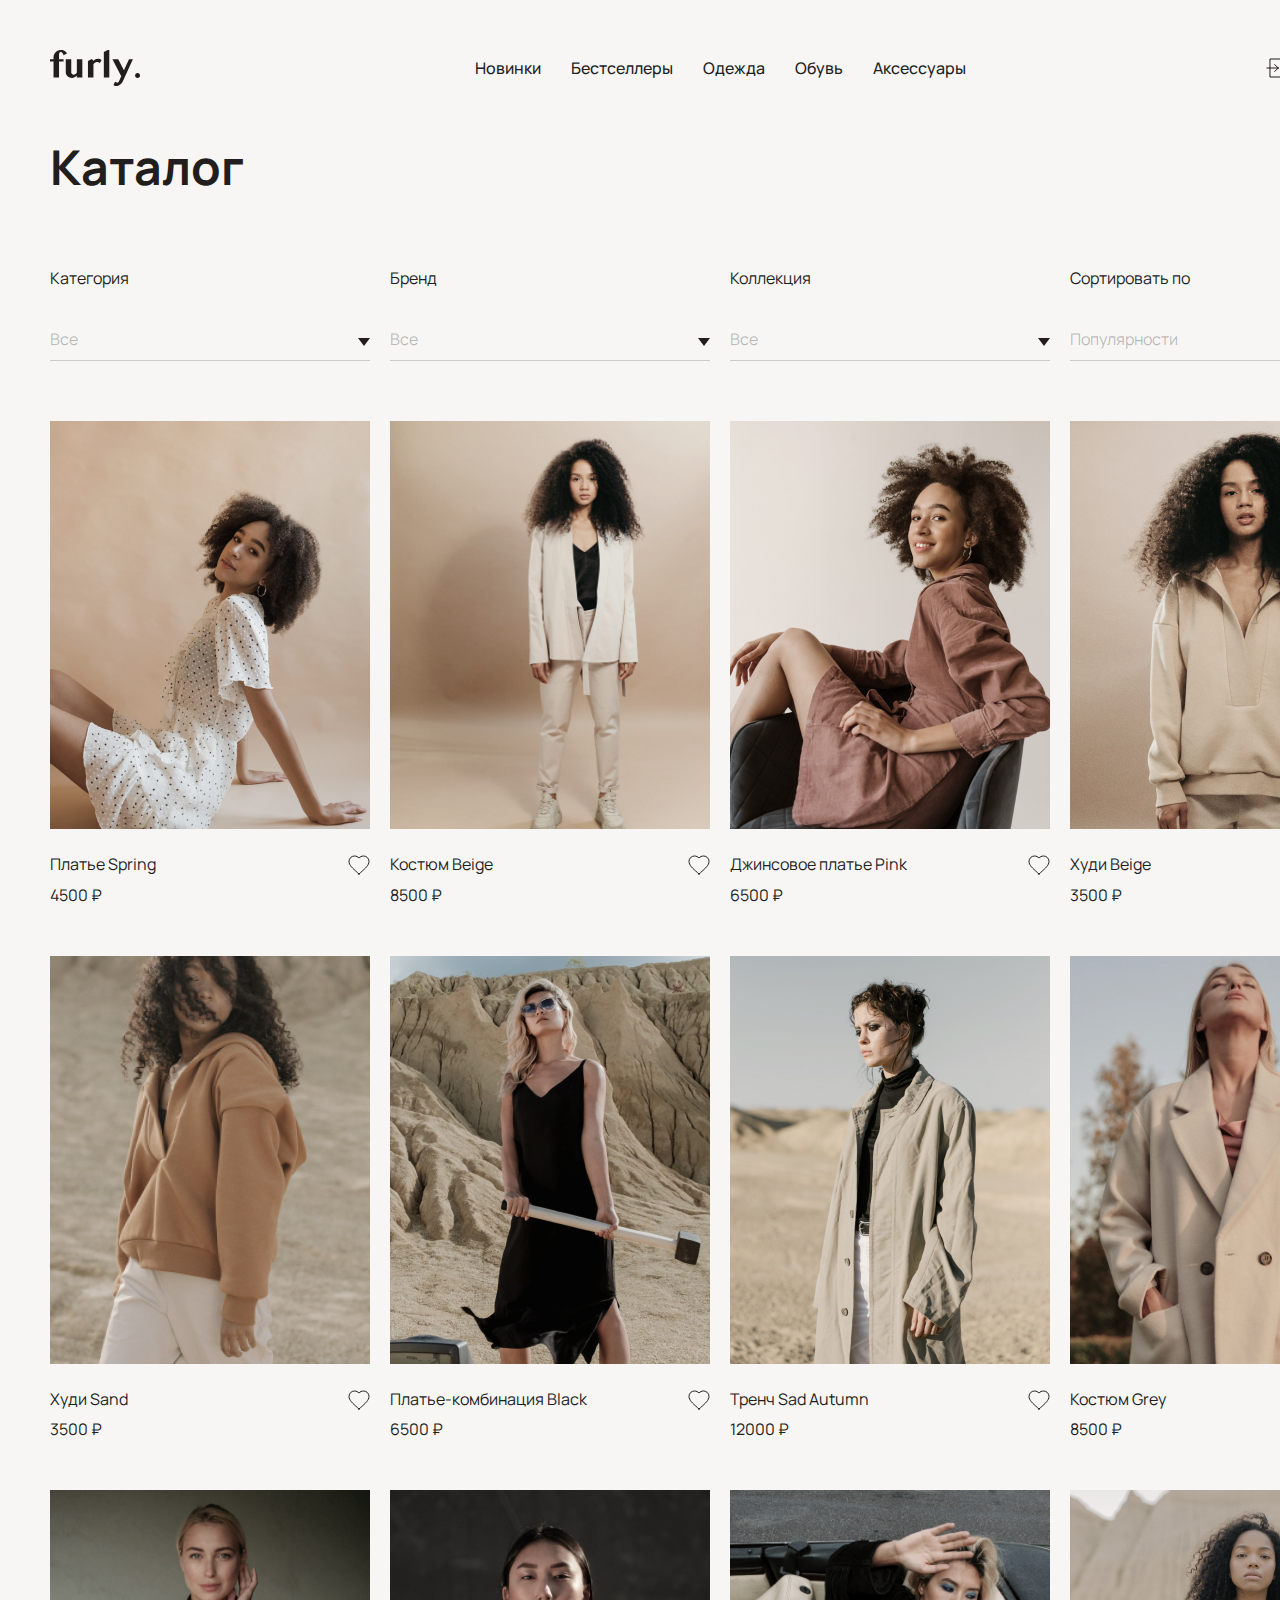
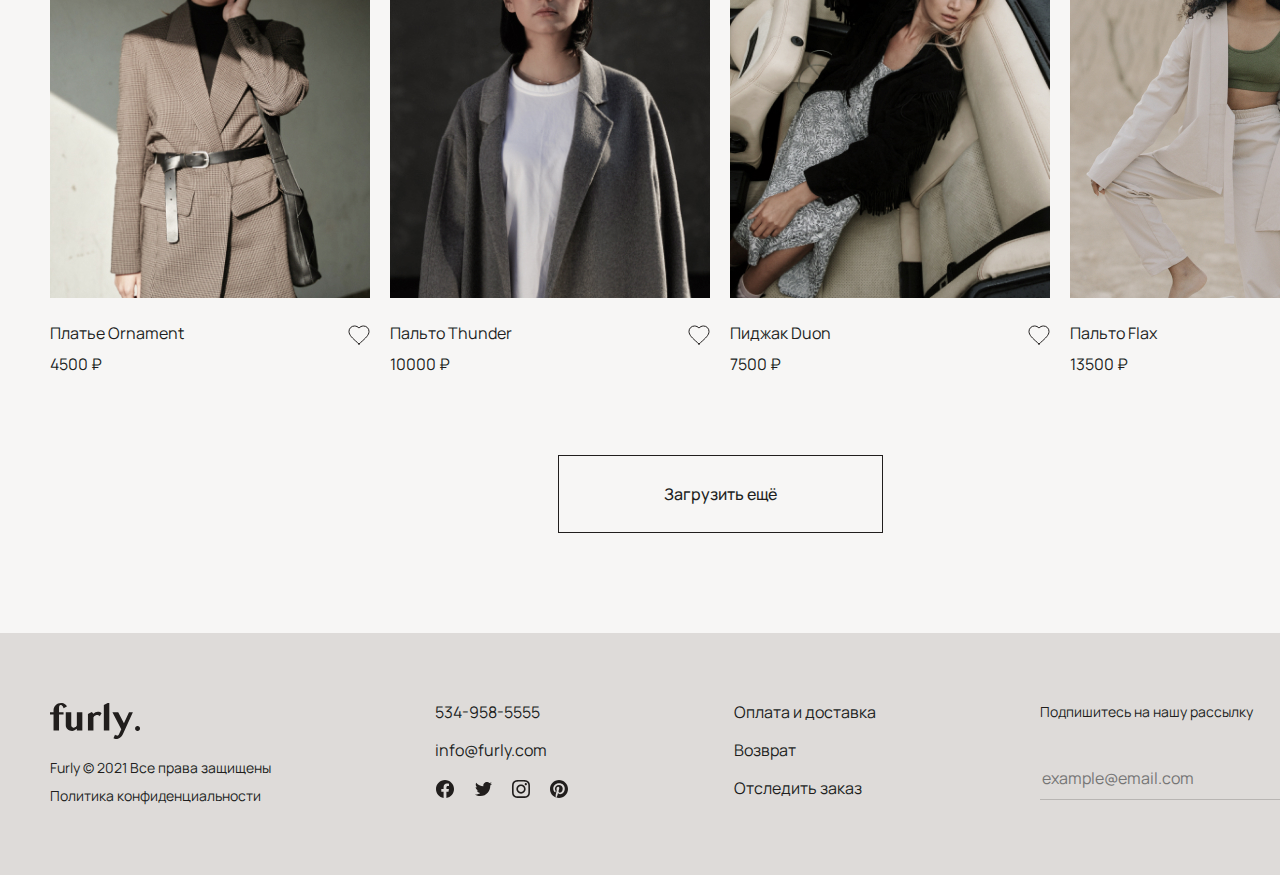
<file: case-4/index.html>
<!DOCTYPE html>
<html lang="ru">
<head>
    <meta charset="UTF-8">
    <meta http-equiv="X-UA-Compatible" content="IE=edge">
    <meta name="viewport" content="width=device-width, initial-scale=1.0">
    <link rel="preconnect" href="https://fonts.googleapis.com">
    <link rel="preconnect" href="https://fonts.gstatic.com" crossorigin>
    <link href="https://fonts.googleapis.com/css2?family=Manrope:wght@400;700&display=swap" rel="stylesheet">
    <title>Каталог женской одежды «Furly»</title>
    <link rel="stylesheet" href="css/normalize.css">
    <link rel="stylesheet" href="css/style.css">
</head>
<body class="catalog">
    <header class="header">
        <div class="container">
            <nav class="site-nav">
                <a href="/" class="logo">
                    <img class="logo__img" src="img/logo.svg" width="90" height="36" alt="Логотип каталога женской одежды «Furly»">
                    <span class="visually-hidden">На главную</span>
                </a>
                <ul class="list nav-list">
                    <li class="nav-list__item">
                        <a href="#" class="nav-list__link">Новинки</a>
                    </li>  
                    <li class="nav-list__item">
                        <a href="#" class="nav-list__link">Бестселлеры</a>
                    </li>
                    <li class="nav-list__item">
                        <a href="#" class="nav-list__link">Одежда</a>
                    </li>
                    <li class="nav-list__item">
                        <a href="#" class="nav-list__link">Обувь</a>
                    </li>
                    <li class="nav-list__item">
                        <a href="#" class="nav-list__link">Аксессуары</a>
                    </li>
                </ul>
                <ul class="list user-menu">
                    <li class="user-menu__item">
                        <a class="user-menu__link" href="#">
                            <img class="button button--icon" width="26" height="26" src="img/icons/entrance.svg" alt="Вход">
                            <span class="visually-hidden">Войти в личный кабинет</span>
                        </a>
                    </li>
                    <li class="user-menu__item">
                        <a class="user-menu__link" href="#">
                            <img class="button button--icon" width="26" height="26" src="img/icons/favourite.svg" alt="Изранное">
                            <span class="visually-hidden">Избранное</span>
                        </a>
                    </li>
                    <li class="user-menu__item">
                        <a class="user-menu__link" href="#">
                            <img class="button button--icon" width="26" height="26" src="img/icons/basket.svg" alt="Корзина">
                            <span class="visually-hidden">Корзина</span>
                        </a>
                    </li>
                </ul>
            </nav>
        </div>
    </header>
    <main class="main">
        <div class="container">
            <div class="main__title-container">
                <h1 class="catalog__title">Каталог</h1>
            </div>
            <!-- Фильтр -->
            <section class="filter main__filter">
                <h2 class="visually-hidden">Фильтры</h2>
                <form class="form filter__form" action="#" method="get">
                    <div class="form__group">
                        <label class="form__label" for="category">Категория</label>
                        <select class="form__input form__input--select" name="category" id="category">
                            <option value="99">Все</option>
                            <option value="1">Категория 1</option>
                            <option value="2">Категория 2</option>
                            <option value="3">Категория 3</option>
                        </select>
                    </div>
                    <div class="form__group">
                        <label class="form__label" for="brand">Бренд</label>
                        <select class="form__input form__input--select" name="brand" id="brand">
                            <option value="99">Все</option>
                            <option value="1">Бренд 1</option>
                            <option value="2">Бренд 2</option>
                            <option value="3">Бренд 3</option>
                        </select>
                    </div>
                    <div class="form__group">
                        <label class="form__label" for="collection">Коллекция</label>
                        <select class="form__input form__input--select" name="collection" id="collection">
                            <option value="99">Все</option>
                            <option value="1">Коллекция 1</option>
                            <option value="2">Коллекция 2</option>
                            <option value="3">Коллекция 3</option>
                        </select>
                    </div>
                    <div class="form__group">
                        <label class="form__label" for="sort">Сортировать по</label>
                        <select class="form__input form__input--select" name="sort" id="sort">
                            <option value="1">Популярности</option>
                            <option value="2">Цене</option>
                            <option value="3">Рейтингу</option>
                        </select>
                    </div>
                </form>
            </section>
            <section class="cards">
                <h2 class="visually-hidden">Каталог моделей одежды</h2>
                <!-- 1 - 4 -->
                <article class="card">
                    <h3 class="card__title">
                        Платье Spring
                        <button class="button button--icon" type="button">
                            <svg width="24" height="24" viewBox="0 0 24 24" fill="none" xmlns="http://www.w3.org/2000/svg">
                                <path d="M12.9999 22L11.5499 20.7052C6.39988 16.1243 2.99988 13.103 2.99988 9.3951C2.99988 6.37385 5.41988 4.00001 8.49988 4.00001C10.2399 4.00001 11.9099 4.79456 12.9999 6.05014C14.0899 4.79456 15.7599 4.00001 17.4999 4.00001C20.5799 4.00001 22.9999 6.37385 22.9999 9.3951C22.9999 13.103 19.5999 16.1243 14.4499 20.715L12.9999 22Z" stroke="#211E1D" stroke-linecap="square"/>
                            </svg>
                        </button>
                    </h3>
                    <div class="card__img-wrap">
                        <img class="img card__img" src="img/photo1.jpg" width="320" height="408" alt="Модель 1">
                    </div>
                    <p class="card__price">4 500 ₽</p>
                </article>
                <article class="card">
                    <h3 class="card__title">
                        Костюм Beige
                        <button class="button button--icon" type="button">
                            <svg width="24" height="24" viewBox="0 0 24 24" fill="none" xmlns="http://www.w3.org/2000/svg">
                                <path d="M12.9999 22L11.5499 20.7052C6.39988 16.1243 2.99988 13.103 2.99988 9.3951C2.99988 6.37385 5.41988 4.00001 8.49988 4.00001C10.2399 4.00001 11.9099 4.79456 12.9999 6.05014C14.0899 4.79456 15.7599 4.00001 17.4999 4.00001C20.5799 4.00001 22.9999 6.37385 22.9999 9.3951C22.9999 13.103 19.5999 16.1243 14.4499 20.715L12.9999 22Z" stroke="#211E1D" stroke-linecap="square"/>
                            </svg>
                        </button>
                    </h3>
                    <div class="card__img-wrap">
                        <img class="img card__img" src="img/photo2.jpg" width="320" height="408" alt="Модель 2">
                    </div>
                    <p class="card__price">8 500 ₽</p>
                </article>
                <article class="card">
                    <h3 class="card__title">
                        Джинсовое платье Pink
                        <button class="button button--icon" type="button">
                            <svg width="24" height="24" viewBox="0 0 24 24" fill="none" xmlns="http://www.w3.org/2000/svg">
                                <path d="M12.9999 22L11.5499 20.7052C6.39988 16.1243 2.99988 13.103 2.99988 9.3951C2.99988 6.37385 5.41988 4.00001 8.49988 4.00001C10.2399 4.00001 11.9099 4.79456 12.9999 6.05014C14.0899 4.79456 15.7599 4.00001 17.4999 4.00001C20.5799 4.00001 22.9999 6.37385 22.9999 9.3951C22.9999 13.103 19.5999 16.1243 14.4499 20.715L12.9999 22Z" stroke="#211E1D" stroke-linecap="square"/>
                            </svg>
                        </button>
                    </h3>
                    <div class="card__img-wrap">
                        <img class="img card__img" src="img/photo3.jpg" width="320" height="408" alt="Модель 3">
                    </div>
                    <p class="card__price">6 500 ₽</p>
                </article>
                <article class="card">
                    <h3 class="card__title">
                        Худи Beige
                        <button class="button button--icon" type="button">
                            <svg width="24" height="24" viewBox="0 0 24 24" fill="none" xmlns="http://www.w3.org/2000/svg">
                                <path d="M12.9999 22L11.5499 20.7052C6.39988 16.1243 2.99988 13.103 2.99988 9.3951C2.99988 6.37385 5.41988 4.00001 8.49988 4.00001C10.2399 4.00001 11.9099 4.79456 12.9999 6.05014C14.0899 4.79456 15.7599 4.00001 17.4999 4.00001C20.5799 4.00001 22.9999 6.37385 22.9999 9.3951C22.9999 13.103 19.5999 16.1243 14.4499 20.715L12.9999 22Z" stroke="#211E1D" stroke-linecap="square"/>
                            </svg>
                        </button>
                    </h3>
                    <div class="card__img-wrap">
                        <img class="img card__img" src="img/photo4.jpg" width="320" height="408" alt="Модель 4">
                    </div>
                    <p class="card__price">3 500 ₽</p>
                </article>
                <!-- 5 - 8 -->
                <article class="card">
                    <h3 class="card__title">
                        Худи Sand
                        <button class="button button--icon" type="button">
                            <svg width="24" height="24" viewBox="0 0 24 24" fill="none" xmlns="http://www.w3.org/2000/svg">
                                <path d="M12.9999 22L11.5499 20.7052C6.39988 16.1243 2.99988 13.103 2.99988 9.3951C2.99988 6.37385 5.41988 4.00001 8.49988 4.00001C10.2399 4.00001 11.9099 4.79456 12.9999 6.05014C14.0899 4.79456 15.7599 4.00001 17.4999 4.00001C20.5799 4.00001 22.9999 6.37385 22.9999 9.3951C22.9999 13.103 19.5999 16.1243 14.4499 20.715L12.9999 22Z" stroke="#211E1D" stroke-linecap="square"/>
                            </svg>
                        </button>
                    </h3>
                    <div class="card__img-wrap">
                        <img class="img card__img" src="img/photo5.jpg" width="320" height="408" alt="Модель 5">
                    </div>
                    <p class="card__price">3 500 ₽</p>
                </article>
                <article class="card">
                    <h3 class="card__title">
                        Платье-комбинация Black
                        <button class="button button--icon" type="button">
                            <svg width="24" height="24" viewBox="0 0 24 24" fill="none" xmlns="http://www.w3.org/2000/svg">
                                <path d="M12.9999 22L11.5499 20.7052C6.39988 16.1243 2.99988 13.103 2.99988 9.3951C2.99988 6.37385 5.41988 4.00001 8.49988 4.00001C10.2399 4.00001 11.9099 4.79456 12.9999 6.05014C14.0899 4.79456 15.7599 4.00001 17.4999 4.00001C20.5799 4.00001 22.9999 6.37385 22.9999 9.3951C22.9999 13.103 19.5999 16.1243 14.4499 20.715L12.9999 22Z" stroke="#211E1D" stroke-linecap="square"/>
                            </svg>
                        </button>
                    </h3>
                    <div class="card__img-wrap">
                        <img class="img card__img" src="img/photo6.jpg" width="320" height="408" alt="Модель 6">
                    </div>
                    <p class="card__price">6 500 ₽</p>
                </article>
                <article class="card">
                    <h3 class="card__title">
                        Тренч Sad Autumn
                        <button class="button button--icon" type="button">
                            <svg width="24" height="24" viewBox="0 0 24 24" fill="none" xmlns="http://www.w3.org/2000/svg">
                                <path d="M12.9999 22L11.5499 20.7052C6.39988 16.1243 2.99988 13.103 2.99988 9.3951C2.99988 6.37385 5.41988 4.00001 8.49988 4.00001C10.2399 4.00001 11.9099 4.79456 12.9999 6.05014C14.0899 4.79456 15.7599 4.00001 17.4999 4.00001C20.5799 4.00001 22.9999 6.37385 22.9999 9.3951C22.9999 13.103 19.5999 16.1243 14.4499 20.715L12.9999 22Z" stroke="#211E1D" stroke-linecap="square"/>
                            </svg>
                        </button>
                    </h3>
                    <div class="card__img-wrap">
                        <img class="img card__img" src="img/photo7.jpg" width="320" height="408" alt="Модель 7">
                    </div>
                    <p class="card__price">12 000 ₽</p>
                </article>
                <article class="card">
                    <h3 class="card__title">
                        Костюм Grey
                        <button class="button button--icon" type="button">
                            <svg width="24" height="24" viewBox="0 0 24 24" fill="none" xmlns="http://www.w3.org/2000/svg">
                                <path d="M12.9999 22L11.5499 20.7052C6.39988 16.1243 2.99988 13.103 2.99988 9.3951C2.99988 6.37385 5.41988 4.00001 8.49988 4.00001C10.2399 4.00001 11.9099 4.79456 12.9999 6.05014C14.0899 4.79456 15.7599 4.00001 17.4999 4.00001C20.5799 4.00001 22.9999 6.37385 22.9999 9.3951C22.9999 13.103 19.5999 16.1243 14.4499 20.715L12.9999 22Z" stroke="#211E1D" stroke-linecap="square"/>
                            </svg>
                        </button>
                    </h3>
                    <div class="card__img-wrap">
                        <img class="img card__img" src="img/photo8.jpg" width="320" height="408" alt="Модель 8">
                    </div>
                    <p class="card__price">8 500 ₽</p>
                </article>
                <!-- 9 - 12 -->
                <article class="card">
                    <h3 class="card__title">
                        Платье Ornament
                        <button class="button button--icon" type="button">
                            <svg width="24" height="24" viewBox="0 0 24 24" fill="none" xmlns="http://www.w3.org/2000/svg">
                                <path d="M12.9999 22L11.5499 20.7052C6.39988 16.1243 2.99988 13.103 2.99988 9.3951C2.99988 6.37385 5.41988 4.00001 8.49988 4.00001C10.2399 4.00001 11.9099 4.79456 12.9999 6.05014C14.0899 4.79456 15.7599 4.00001 17.4999 4.00001C20.5799 4.00001 22.9999 6.37385 22.9999 9.3951C22.9999 13.103 19.5999 16.1243 14.4499 20.715L12.9999 22Z" stroke="#211E1D" stroke-linecap="square"/>
                            </svg>
                        </button>
                    </h3>
                    <div class="card__img-wrap">
                        <img class="img card__img" src="img/photo9.jpg" width="320" height="408" alt="Модель 9">
                    </div>
                    <p class="card__price">4 500 ₽</p>
                </article>
                <article class="card">
                    <h3 class="card__title">
                        Пальто Thunder
                        <button class="button button--icon" type="button">
                            <svg width="24" height="24" viewBox="0 0 24 24" fill="none" xmlns="http://www.w3.org/2000/svg">
                                <path d="M12.9999 22L11.5499 20.7052C6.39988 16.1243 2.99988 13.103 2.99988 9.3951C2.99988 6.37385 5.41988 4.00001 8.49988 4.00001C10.2399 4.00001 11.9099 4.79456 12.9999 6.05014C14.0899 4.79456 15.7599 4.00001 17.4999 4.00001C20.5799 4.00001 22.9999 6.37385 22.9999 9.3951C22.9999 13.103 19.5999 16.1243 14.4499 20.715L12.9999 22Z" stroke="#211E1D" stroke-linecap="square"/>
                            </svg>
                        </button>
                    </h3>
                    <div class="card__img-wrap">
                        <img class="img card__img" src="img/photo10.jpg" width="320" height="408" alt="Модель 10">
                    </div>
                    <p class="card__price">10 000 ₽</p>
                </article>
                <article class="card">
                    <h3 class="card__title">
                        Пиджак Duon
                        <button class="button button--icon" type="button">
                            <svg width="24" height="24" viewBox="0 0 24 24" fill="none" xmlns="http://www.w3.org/2000/svg">
                                <path d="M12.9999 22L11.5499 20.7052C6.39988 16.1243 2.99988 13.103 2.99988 9.3951C2.99988 6.37385 5.41988 4.00001 8.49988 4.00001C10.2399 4.00001 11.9099 4.79456 12.9999 6.05014C14.0899 4.79456 15.7599 4.00001 17.4999 4.00001C20.5799 4.00001 22.9999 6.37385 22.9999 9.3951C22.9999 13.103 19.5999 16.1243 14.4499 20.715L12.9999 22Z" stroke="#211E1D" stroke-linecap="square"/>
                            </svg>
                        </button>
                    </h3>
                    <div class="card__img-wrap">
                        <img class="img card__img" src="img/photo11.jpg" width="320" height="408" alt="Модель 11">
                    </div>
                    <p class="card__price">7 500 ₽</p>
                </article>
                <article class="card">
                    <h3 class="card__title">
                        Пальто Flax
                        <button class="button button--icon" type="button">
                            <svg width="24" height="24" viewBox="0 0 24 24" fill="none" xmlns="http://www.w3.org/2000/svg">
                                <path d="M12.9999 22L11.5499 20.7052C6.39988 16.1243 2.99988 13.103 2.99988 9.3951C2.99988 6.37385 5.41988 4.00001 8.49988 4.00001C10.2399 4.00001 11.9099 4.79456 12.9999 6.05014C14.0899 4.79456 15.7599 4.00001 17.4999 4.00001C20.5799 4.00001 22.9999 6.37385 22.9999 9.3951C22.9999 13.103 19.5999 16.1243 14.4499 20.715L12.9999 22Z" stroke="#211E1D" stroke-linecap="square"/>
                            </svg>
                        </button>
                    </h3>
                    <div class="card__img-wrap">
                        <img class="img card__img" src="img/photo12.jpg" width="320" height="408" alt="Модель 12">
                    </div>
                    <p class="card__price">13 500 ₽</p>
                </article>
                <div class="cards__more more">
                    <a class="button button--bordered more__link" href="#">Загрузить ещё</a>
                </div>
            </section>
        </div>
    </main>
    <footer class="footer">
        <div class="container">
            <div class="footer__content">
                <!-- Лого -->
                <div class="footer__wrap">
                    <a href="/" class="logo">
                        <img class="logo__img" src="img/logo.svg" width="90" height="36" alt="Логотип каталога женской одежды «Furly»">
                        <span class="visually-hidden">На главную</span>
                    </a>
                    <p class="footer__copyright">Furly © 2021 Все права защищены</p>
                    <a class="footer__politic" href="#">Политика конфиденциальности</a>
                </div>
                <div class="footer__wrap">
                    <ul class="list contacts">
                        <li class="contacts__item">
                            <a class="contacts__link" href="tel:5349585555">534-958-5555</a>
                        </li>
                        <li class="contacts__item">
                            <a class="contacts__link" href="mailto:info@furly.com">info@furly.com</a>
                        </li>
                        <li class="contacts__item">
                            <ul class="list social">
                                <li class="social__item">
                                    <a class="social__link" href="#">
                                        <svg width="20" height="20" viewBox="0 0 20 20" fill="none" xmlns="http://www.w3.org/2000/svg">
                                            <path d="M19.0002 10.055C19.0002 5.05406 14.9707 1 10.0002 1C5.02962 1 1.00018 5.05406 1.00018 10.055C1.00018 14.5745 4.29134 18.3207 8.59393 19V12.6725H6.30878V10.055H8.59393V8.06007C8.59393 5.79066 9.9376 4.53711 11.9934 4.53711C12.9777 4.53711 14.008 4.71397 14.008 4.71397V6.94234H12.8732C11.7552 6.94234 11.4064 7.64039 11.4064 8.35719V10.055H13.9025L13.5035 12.6725H11.4064V19C15.709 18.3207 19.0002 14.5745 19.0002 10.055Z" fill="#211E1D"/>
                                        </svg>
                                        <span class="visually-hidden">Facebook</span>
                                    </a>
                                </li>
                                <li class="social__item">
                                    <a class="social__link" href="#">
                                        <svg width="20" height="20" viewBox="0 0 20 20" fill="none" xmlns="http://www.w3.org/2000/svg">
                                            <path d="M7.34794 17C13.7615 17 17.2704 11.6132 17.2704 6.94325C17.2704 6.79182 17.267 6.63702 17.2604 6.48558C17.943 5.98526 18.532 5.36554 18.9999 4.65555C18.3642 4.94222 17.6892 5.12944 16.9981 5.21082C17.7258 4.7687 18.2707 4.07416 18.5317 3.25594C17.8471 3.66716 17.0984 3.95724 16.3178 4.11374C15.7918 3.54727 15.0963 3.17219 14.3389 3.04651C13.5814 2.92083 12.8043 3.05153 12.1275 3.41843C11.4507 3.78532 10.912 4.36796 10.5947 5.07626C10.2774 5.78457 10.1992 6.57909 10.3721 7.33699C8.98584 7.26648 7.6297 6.9015 6.39156 6.26571C5.15343 5.62991 4.06094 4.73749 3.18493 3.64631C2.73969 4.42434 2.60345 5.34501 2.80389 6.22119C3.00433 7.09738 3.52641 7.86333 4.26403 8.3634C3.71027 8.34558 3.16864 8.19446 2.68389 7.92255V7.96629C2.6834 8.78278 2.96189 9.57424 3.47204 10.2061C3.98219 10.838 4.69251 11.2714 5.48225 11.4325C4.96928 11.5748 4.4309 11.5955 3.90876 11.4931C4.13161 12.1953 4.56519 12.8094 5.149 13.2498C5.7328 13.6902 6.4377 13.9349 7.16532 13.9497C5.93004 14.9332 4.40412 15.4666 2.83331 15.4641C2.55474 15.4637 2.27644 15.4464 1.99991 15.4123C3.59568 16.4499 5.45199 17.001 7.34794 17Z" fill="#211E1D"/>
                                        </svg>
                                        <span class="visually-hidden">Twitter</span>
                                    </a>
                                </li>
                                <li class="social__item">
                                    <a class="social__link" href="#">
                                        <svg width="20" height="20" viewBox="0 0 20 20" fill="none" xmlns="http://www.w3.org/2000/svg">
                                            <path d="M10.0052 2.62102C12.4113 2.62102 12.6962 2.63157 13.6424 2.67376C14.5219 2.71244 14.9968 2.86013 15.3133 2.9832C15.7319 3.14495 16.0345 3.34186 16.3475 3.65482C16.6641 3.97128 16.8576 4.27017 17.0194 4.68861C17.1425 5.00508 17.2903 5.4833 17.329 6.35886C17.3712 7.30826 17.3817 7.59308 17.3817 9.99473C17.3817 12.3999 17.3712 12.6847 17.329 13.6306C17.2903 14.5097 17.1425 14.9844 17.0194 15.3008C16.8576 15.7193 16.6606 16.0217 16.3475 16.3346C16.0309 16.6511 15.7319 16.8445 15.3133 17.0063C14.9968 17.1293 14.5183 17.277 13.6424 17.3157C12.6927 17.3579 12.4077 17.3684 10.0052 17.3684C7.59906 17.3684 7.31412 17.3579 6.36787 17.3157C5.48845 17.277 5.01356 17.1293 4.69697 17.0063C4.27836 16.8445 3.97584 16.6476 3.66277 16.3346C3.34617 16.0182 3.1527 15.7193 2.99089 15.3008C2.86777 14.9844 2.72003 14.5062 2.68133 13.6306C2.63912 12.6812 2.62857 12.3964 2.62857 9.99473C2.62857 7.58957 2.63912 7.30475 2.68133 6.35886C2.72003 5.47978 2.86777 5.00508 2.99089 4.68861C3.1527 4.27017 3.34969 3.96777 3.66277 3.65482C3.97936 3.33835 4.27836 3.14495 4.69697 2.9832C5.01356 2.86013 5.49196 2.71244 6.36787 2.67376C7.31412 2.63157 7.59906 2.62102 10.0052 2.62102ZM10.0052 1C7.56036 1 7.25432 1.01055 6.294 1.05274C5.33718 1.09494 4.67938 1.24966 4.10951 1.47119C3.51502 1.70326 3.01199 2.00918 2.51248 2.51201C2.00945 3.01133 1.70342 3.51416 1.47125 4.1049C1.24963 4.67806 1.09486 5.3321 1.05264 6.28853C1.01043 7.252 0.999878 7.55792 0.999878 10.0018C0.999878 12.4456 1.01043 12.7515 1.05264 13.7115C1.09486 14.6679 1.24963 15.3255 1.47125 15.8951C1.70342 16.4894 2.00945 16.9922 2.51248 17.4915C3.01199 17.9908 3.51502 18.3003 4.10599 18.5288C4.67938 18.7503 5.33367 18.9051 6.29048 18.9473C7.25081 18.9895 7.55684 19 10.0016 19C12.4464 19 12.7525 18.9895 13.7128 18.9473C14.6696 18.9051 15.3274 18.7503 15.8973 18.5288C16.4883 18.3003 16.9913 17.9908 17.4908 17.4915C17.9903 16.9922 18.2999 16.4894 18.5285 15.8986C18.7501 15.3255 18.9049 14.6714 18.9471 13.715C18.9893 12.755 18.9999 12.4491 18.9999 10.0053C18.9999 7.56144 18.9893 7.25552 18.9471 6.29557C18.9049 5.33913 18.7501 4.68158 18.5285 4.11194C18.3069 3.51416 18.0009 3.01133 17.4978 2.51201C16.9983 2.0127 16.4953 1.70326 15.9043 1.4747C15.3309 1.25317 14.6766 1.09846 13.7198 1.05626C12.756 1.01055 12.4499 1 10.0052 1Z" fill="#211E1D"/>
                                            <path d="M10.0052 5.37781C7.45131 5.37781 5.3794 7.44892 5.3794 10.0018C5.3794 12.5546 7.45131 14.6257 10.0052 14.6257C12.559 14.6257 14.6309 12.5546 14.6309 10.0018C14.6309 7.44892 12.559 5.37781 10.0052 5.37781ZM10.0052 13.0012C8.34832 13.0012 7.00457 11.6579 7.00457 10.0018C7.00457 8.34558 8.34832 7.00234 10.0052 7.00234C11.662 7.00234 13.0057 8.34558 13.0057 10.0018C13.0057 11.6579 11.662 13.0012 10.0052 13.0012Z" fill="#211E1D"/>
                                            <path d="M15.8938 5.19493C15.8938 5.7927 15.4083 6.27444 14.8138 6.27444C14.2158 6.27444 13.7339 5.78919 13.7339 5.19493C13.7339 4.59715 14.2193 4.11542 14.8138 4.11542C15.4083 4.11542 15.8938 4.60067 15.8938 5.19493Z" fill="#211E1D"/>
                                        </svg>
                                        <span class="visually-hidden">Instagram</span>
                                    </a>
                                </li>
                                <li class="social__item">
                                    <a class="social__link" href="#">
                                        <svg width="20" height="20" viewBox="0 0 20 20" fill="none" xmlns="http://www.w3.org/2000/svg">
                                            <path d="M10.0002 1C5.02909 1 1.00018 5.02891 1.00018 10C1.00018 13.8145 3.37323 17.0699 6.7201 18.3812C6.64276 17.6676 6.56893 16.5777 6.75175 15.8008C6.91698 15.0977 7.80643 11.3289 7.80643 11.3289C7.80643 11.3289 7.53573 10.791 7.53573 9.99297C7.53573 8.74141 8.25995 7.80625 9.16346 7.80625C9.92987 7.80625 10.3025 8.38281 10.3025 9.07539C10.3025 9.84883 9.81034 11.002 9.55721 12.0707C9.34628 12.9672 10.0072 13.6984 10.8896 13.6984C12.4892 13.6984 13.7197 12.0109 13.7197 9.57812C13.7197 7.42305 12.1728 5.91484 9.96151 5.91484C7.40214 5.91484 5.89745 7.83437 5.89745 9.8207C5.89745 10.5941 6.19628 11.4238 6.56893 11.8738C6.64276 11.9617 6.65331 12.0426 6.63221 12.1305C6.56542 12.4152 6.41073 13.027 6.38261 13.15C6.34393 13.3152 6.25253 13.3504 6.08026 13.2695C4.95526 12.7457 4.25214 11.1039 4.25214 9.78203C4.25214 6.94141 6.31581 4.33633 10.1971 4.33633C13.3189 4.33633 15.7447 6.56172 15.7447 9.53594C15.7447 12.6367 13.79 15.1328 11.076 15.1328C10.1654 15.1328 9.3076 14.6582 9.01229 14.0992C9.01229 14.0992 8.56229 15.8184 8.45331 16.2402C8.2494 17.0207 7.70096 18.0016 7.33534 18.5992C8.17909 18.8594 9.07206 19 10.0002 19C14.9713 19 19.0002 14.9711 19.0002 10C19.0002 5.02891 14.9713 1 10.0002 1Z" fill="#211E1D"/>
                                        </svg>
                                        <span class="visually-hidden">Pinterest</span>
                                    </a>
                                </li>
                            </ul>
                        </li>
                    </ul>
                </div>
                <div class="footer__wrap">
                    <ul class="list links">
                        <li class="links__item">
                            <a class="links__link" href="#">Оплата и доставка</a>
                        </li>
                        <li class="links__item">
                            <a class="links__link" href="#">Возврат</a>
                        </li>
                        <li class="links__item">
                            <a class="links__link" href="#">Отследить заказ</a>
                        </li>
                    </ul>
                </div>
                <div class="footer__wrap">
                    <form class="subscription" action="#" method="post">
                        <label class="subscription__label" for="email">Подпишитесь на нашу рассылку</label>
                        <div class="form__group">
                            <input class="form__input form__email" name="email" id="email" type="email" placeholder="example@email.com">
                            <button class="button button--icon" type="submit">
                                <svg width="27" height="14" viewBox="0 0 27 14" fill="none" xmlns="http://www.w3.org/2000/svg">
                                    <path d="M0 7H26M26 7L19.697 1M26 7L19.697 13" stroke="#211E1D"/>
                                </svg>
                                <span class="visually-hidden">Подисаться</span>
                            </button>
                        </div>
                    </form>
                </div>
            </div>
        </div>
    </footer>
    <script src="js/data.js"></script>
    <script src="js/index.js"></script>
</body>
</html>
</file>
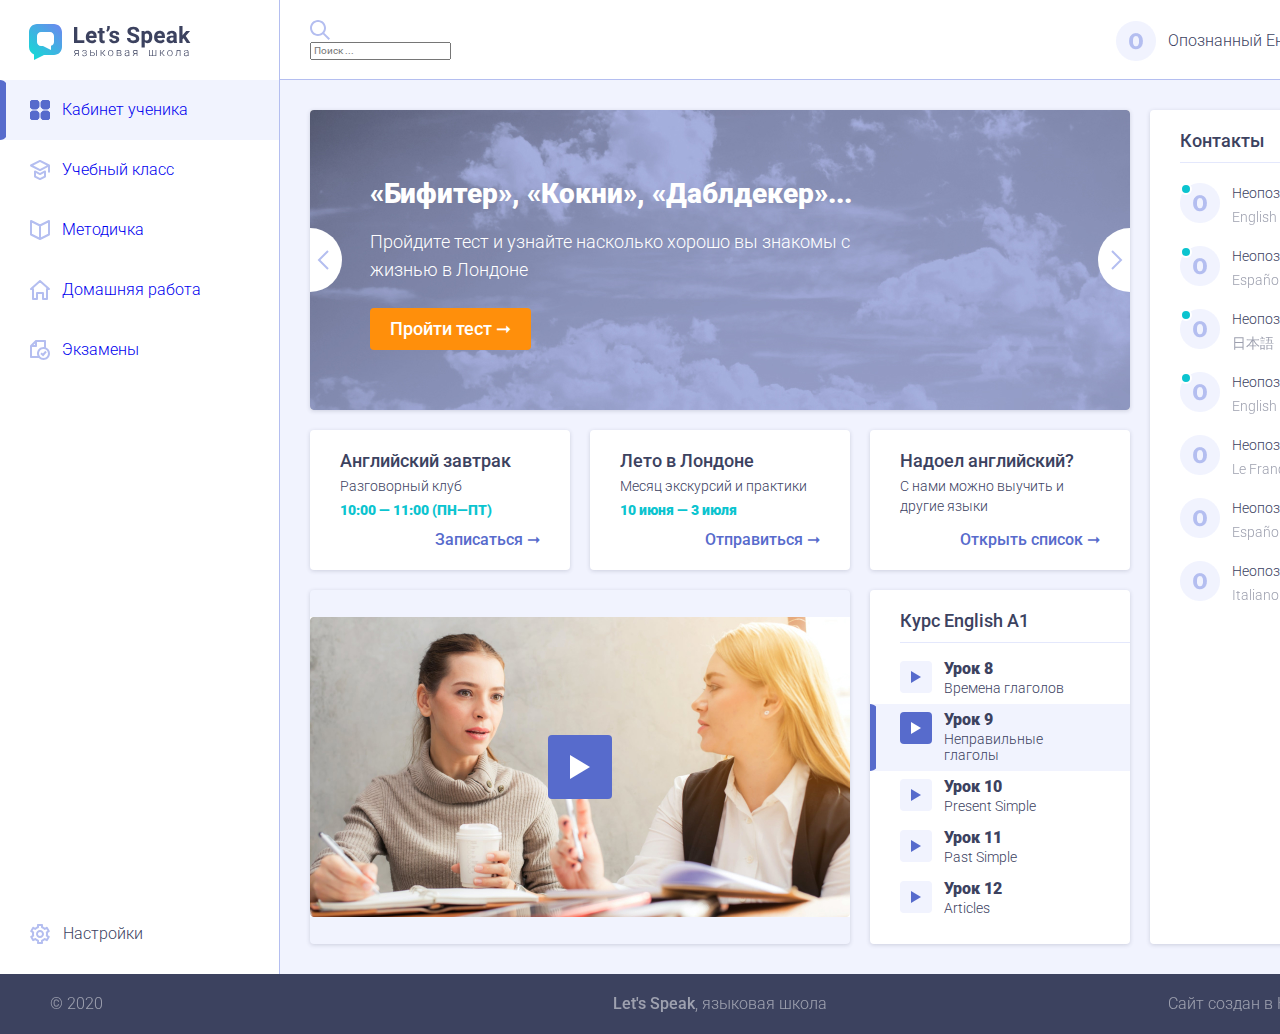
<file: case-5/index.html>
<!DOCTYPE html>
<html lang="ru">
<head>
    <meta charset="UTF-8">
    <meta http-equiv="X-UA-Compatible" content="IE=edge">
    <meta name="viewport" content="width=device-width, initial-scale=1.0">
    <link rel="preconnect" href="https://fonts.googleapis.com">
    <link rel="preconnect" href="https://fonts.gstatic.com" crossorigin>
    <link href="https://fonts.googleapis.com/css2?family=Roboto:wght@300;400;500;900&display=swap" rel="stylesheet">
    <title>Кабинет ученика языковой школы «Let's Speak»</title>
    <link rel="stylesheet" href="../css/normalize.css">
    <link rel="stylesheet" href="css/style.css">
</head>
<body class="page">
    <h1 class="visually-hidden">Let's Speak - личный кабинет ученика</h1>
    <main class="page__content">
        <!-- Боковое меню -->
        <nav class="menu">
            <a href="/" class="logo">
                <img class="logo__img" src="img/logotype.svg" width="220" height="36" alt="Логотип языковой школы Let's Speak">
                <span class="visually-hidden">На главную</span>
            </a>
            <ul class="list nav-list">
                <li class="nav-list__item nav-list__item--cabinet nav-list__item--active">
                    <span class="nav-list__marker">
                        <svg width="20" height="20" viewBox="0 0 20 20" fill="none" xmlns="http://www.w3.org/2000/svg">
                            <path fill-rule="evenodd" clip-rule="evenodd" d="M3 1C1.89543 1 1 1.89543 1 3V6C1 7.10457 1.89543 8 3 8H6C7.10457 8 8 7.10457 8 6V3C8 1.89543 7.10457 1 6 1H3ZM3 12C1.89543 12 1 12.8954 1 14V17C1 18.1046 1.89543 19 3 19H6C7.10457 19 8 18.1046 8 17V14C8 12.8954 7.10457 12 6 12H3ZM12 3C12 1.89543 12.8954 1 14 1H17C18.1046 1 19 1.89543 19 3V6C19 7.10457 18.1046 8 17 8H14C12.8954 8 12 7.10457 12 6V3ZM14 12C12.8954 12 12 12.8954 12 14V17C12 18.1046 12.8954 19 14 19H17C18.1046 19 19 18.1046 19 17V14C19 12.8954 18.1046 12 17 12H14Z" fill="#B4BEF0"/>
                            <path d="M2 3C2 2.44772 2.44772 2 3 2V0C1.34315 0 0 1.34315 0 3H2ZM2 6V3H0V6H2ZM3 7C2.44772 7 2 6.55228 2 6H0C0 7.65685 1.34315 9 3 9V7ZM6 7H3V9H6V7ZM7 6C7 6.55228 6.55228 7 6 7V9C7.65685 9 9 7.65685 9 6H7ZM7 3V6H9V3H7ZM6 2C6.55228 2 7 2.44772 7 3H9C9 1.34315 7.65685 0 6 0V2ZM3 2H6V0H3V2ZM2 14C2 13.4477 2.44772 13 3 13V11C1.34315 11 0 12.3431 0 14H2ZM2 17V14H0V17H2ZM3 18C2.44772 18 2 17.5523 2 17H0C0 18.6569 1.34315 20 3 20V18ZM6 18H3V20H6V18ZM7 17C7 17.5523 6.55229 18 6 18V20C7.65685 20 9 18.6569 9 17H7ZM7 14V17H9V14H7ZM6 13C6.55228 13 7 13.4477 7 14H9C9 12.3431 7.65685 11 6 11V13ZM3 13H6V11H3V13ZM14 0C12.3431 0 11 1.34315 11 3H13C13 2.44772 13.4477 2 14 2V0ZM17 0H14V2H17V0ZM20 3C20 1.34315 18.6569 0 17 0V2C17.5523 2 18 2.44772 18 3H20ZM20 6V3H18V6H20ZM17 9C18.6569 9 20 7.65685 20 6H18C18 6.55228 17.5523 7 17 7V9ZM14 9H17V7H14V9ZM11 6C11 7.65685 12.3431 9 14 9V7C13.4477 7 13 6.55228 13 6H11ZM11 3V6H13V3H11ZM13 14C13 13.4477 13.4477 13 14 13V11C12.3431 11 11 12.3431 11 14H13ZM13 17V14H11V17H13ZM14 18C13.4477 18 13 17.5523 13 17H11C11 18.6569 12.3431 20 14 20V18ZM17 18H14V20H17V18ZM18 17C18 17.5523 17.5523 18 17 18V20C18.6569 20 20 18.6569 20 17H18ZM18 14V17H20V14H18ZM17 13C17.5523 13 18 13.4477 18 14H20C20 12.3431 18.6569 11 17 11V13ZM14 13H17V11H14V13Z" fill="#B4BEF0"/>
                        </svg>
                    </span>
                    <a href="#" class="nav-list__link">Кабинет ученика</a>
                </li>  
                <li class="nav-list__item nav-list__item--class">
                    <span class="nav-list__marker">
                        <svg width="20" height="20" viewBox="0 0 20 20" fill="none" xmlns="http://www.w3.org/2000/svg">
                            <path fill-rule="evenodd" clip-rule="evenodd" d="M9.55279 0.105573C9.83431 -0.0351909 10.1657 -0.0351909 10.4472 0.105573L19.4472 4.60557C19.786 4.77496 20 5.12123 20 5.5V12.5H18V7.11803L10.4472 10.8944C10.1657 11.0352 9.83431 11.0352 9.55279 10.8944L0.552786 6.39443C0.214002 6.22504 0 5.87877 0 5.5C0 5.12123 0.214002 4.77496 0.552786 4.60557L9.55279 0.105573ZM3.23607 5.5L10 8.88197L16.7639 5.5L10 2.11803L3.23607 5.5ZM4.47427 10.6493C4.76909 10.4671 5.13723 10.4506 5.44721 10.6056L10 12.882L14.5528 10.6056C14.8628 10.4506 15.2309 10.4671 15.5257 10.6493C15.8205 10.8316 16 11.1534 16 11.5V16.5C16 16.8788 15.786 17.225 15.4472 17.3944L10.4472 19.8944C10.1657 20.0352 9.83431 20.0352 9.55279 19.8944L4.55279 17.3944C4.214 17.225 4 16.8788 4 16.5V11.5C4 11.1534 4.17945 10.8316 4.47427 10.6493ZM6 13.118V15.882L10 17.882L14 15.882V13.118L10.4472 14.8944C10.1657 15.0352 9.83431 15.0352 9.55279 14.8944L6 13.118Z" fill="#B4BEF0"/>
                        </svg>                            
                    </span>
                    <a href="#" class="nav-list__link">Учебный класс</a>
                </li>
                <li class="nav-list__item nav-list__item--textbook">
                    <span class="nav-list__marker">
                        <svg width="20" height="20" viewBox="0 0 20 20" fill="none" xmlns="http://www.w3.org/2000/svg">
                            <path d="M1 1L1.44721 0.105573C1.13723 -0.0494214 0.769085 -0.0328574 0.474269 0.149349C0.179452 0.331556 0 0.653422 0 1L1 1ZM19 1H20C20 0.653422 19.8205 0.331556 19.5257 0.149349C19.2309 -0.0328574 18.8628 -0.0494214 18.5528 0.105573L19 1ZM19 14.5L19.4472 15.3944C19.786 15.225 20 14.8788 20 14.5H19ZM10 19L9.55279 19.8944C9.83431 20.0352 10.1657 20.0352 10.4472 19.8944L10 19ZM1 14.5H0C0 14.8788 0.214002 15.225 0.552786 15.3944L1 14.5ZM0.552786 1.89443L9.55279 6.39443L10.4472 4.60557L1.44721 0.105573L0.552786 1.89443ZM10.4472 6.39443L19.4472 1.89443L18.5528 0.105573L9.55279 4.60557L10.4472 6.39443ZM18 1V14.5H20V1H18ZM18.5528 13.6056L9.55279 18.1056L10.4472 19.8944L19.4472 15.3944L18.5528 13.6056ZM10.4472 18.1056L1.44721 13.6056L0.552786 15.3944L9.55279 19.8944L10.4472 18.1056ZM2 14.5V1H0V14.5H2ZM9 5.5V19H11V5.5H9Z" fill="#B4BEF0"/>
                        </svg>
                    </span>
                    <a href="#" class="nav-list__link">Методичка</a>
                </li>
                <li class="nav-list__item nav-list__item--homework">
                    <span class="nav-list__marker">
                        <svg width="20" height="20" viewBox="0 0 20 20" fill="none" xmlns="http://www.w3.org/2000/svg">
                            <path fill-rule="evenodd" clip-rule="evenodd" d="M17 9H19L10 1L1 9H3V19H7V13H13V19H17V9Z" stroke="#B4BEF0" stroke-width="2" stroke-linejoin="round"/>
                        </svg>
                    </span>
                    <a href="#" class="nav-list__link">Домашняя работа</a>
                </li>
                <li class="nav-list__item nav-list__item--exams">
                    <span class="nav-list__marker">
                        <svg width="20" height="20" viewBox="0 0 20 20" fill="none" xmlns="http://www.w3.org/2000/svg">
                            <path fill-rule="evenodd" clip-rule="evenodd" d="M5.29289 0.292893C5.48043 0.105357 5.73478 0 6 0H15C15.5523 0 16 0.447715 16 1V7.49816C18.349 8.47772 20 10.796 20 13.5C20 17.0899 17.0899 20 13.5 20C11.6566 20 9.9925 19.2327 8.80957 18H1C0.447715 18 0 17.5523 0 17V6C0 5.73478 0.105357 5.48043 0.292893 5.29289L5.29289 0.292893ZM14 2V7.01894C13.835 7.00639 13.6682 7 13.5 7C9.91015 7 7 9.91015 7 13.5C7 14.3859 7.17723 15.2304 7.49816 16H2V7H6C6.55228 7 7 6.55228 7 6V2H14ZM3.41421 5H5V3.41421L3.41421 5ZM13.5 9C11.0147 9 9 11.0147 9 13.5C9 15.9853 11.0147 18 13.5 18C15.9853 18 18 15.9853 18 13.5C18 11.0147 15.9853 9 13.5 9ZM13.7593 15.6508L16.7593 12.1508L15.2407 10.8492L12.8915 13.59L11.6508 12.5265L10.3492 14.045L12.3492 15.7593L13.1085 16.41L13.7593 15.6508Z" fill="#B4BEF0"/>
                        </svg>
                    </span>
                    <a href="#" class="nav-list__link">Экзамены</a>
                </li>
            </ul>
            <a class="settings" href="#">
                <img class="settings__pic" src="img/icons/settings-icon.svg" alt="">
                Настройки
            </a>
        </nav>

        <!-- Хедер -->
        <header class="header">
            <div class="user-menu">
                <!-- Форма поиска -->
                <form class="form user-menu__search search" action="#" method="get">
                    <div class="form__group">
                        <button class="button button--icon search__button" type="submit">
                            <img src="img/icons/search-icon.svg" alt="">
                            <span class="visually-hidden">Кнопка запуска поиска</span>
                        </button>
                        <label for="search" class="visually-hidden">Поиск по сайту</label>
                        <input 
                            class="form__input form__search-input search__input" 
                            name="search" id="search" 
                            type="search" placeholder="Поиск ..."
                        >
                    </div>
                </form>
                <!-- Данные польз-ля -->
                <div class="user-menu__user user">
                    <div class="user__img-wrap">
                        <img class="img" src="img/avatar1.png" alt="Аватар пользователя 1">
                    </div>
                    <p class="user__name">Опознанный Енот</p>
                    <button class="button user__menu-button" type="button">
                        <svg width="12" height="6" viewBox="0 0 12 6" fill="none" xmlns="http://www.w3.org/2000/svg">
                            <path d="M6 6L0 0H12L6 6Z" fill="#576BCC"/>
                        </svg>
                        <span class="visually-hidden">Меню пользователя</span>
                    </button>
                </div>
                <!-- Иконка уведомлений -->
                <a class="user-menu__notifications notifications" href="#">
                    <div class="notifications__img-wrap">
                        <span class="notifications__amount">1</span>
                        <img src="img/icons/notification.svg" alt="">
                    </div>
                    <span class="visually-hidden">Уведомления</span>
                </a>
            </div>
        </header>

        <!-- Основное содержание -->
        <div class="page__wrap">

            <!-- Слайдер -->
            <section class="promo slider">
                <button class="button slider__button slider__button--prev" type="button">
                    <svg width="12" height="20" viewBox="0 0 12 20" fill="none" xmlns="http://www.w3.org/2000/svg">
                        <path d="M11 1L2 10L11 19" stroke="#B4BEF0" stroke-width="2"/>
                    </svg>
                    <span class="visually-hidden">Предыдущий</span>
                </button>
                <ul class="list slider__list">
                    <li class="slider__item slide slide--active">
                        <h3 class="slide__title">«Бифитер», «Кокни», «Даблдекер»...</h3>
                        <p class="slide__description">
                            Пройдите тест и узнайте насколько хорошо вы знакомы с жизнью в Лондоне
                        </p>
                        <a class="button button--colored slide__link" href="#">Пройти тест ➞</a>
                    </li>
                    <li class="slider__item slide">
                        <h3 class="slide__title">Заголовок слайда 2</h3>
                        <p class="slide__description">
                            Описание слайда 2
                        </p>
                        <a class="button button--colored slide__link" href="#">Попробовать ➞</a>
                    </li>
                </ul>
                <button class="button slider__button slider__button--next" type="button">
                    <svg width="12" height="20" viewBox="0 0 12 20" fill="none" xmlns="http://www.w3.org/2000/svg">
                        <path d="M11 1L2 10L11 19" stroke="#B4BEF0" stroke-width="2"/>
                    </svg>
                    <span class="visually-hidden">Следующий</span>
                </button>
            </section>

            <!-- Карточки -->
            <div class="services">
                <article class="service">
                    <h3 class="service__title">Английский завтрак</h3>
                    <p class="service__description">Разговорный клуб</p>
                    <p class="service__time">10:00 — 11:00 (ПН—ПТ)</p>
                    <a class="service__link" href="#">Записаться ➞</a>
                </article>
                <article class="service">
                    <h3 class="service__title">Лето в Лондоне</h3>
                    <p class="service__description">Месяц экскурсий и практики</p>
                    <p class="service__time">10 июня — 3 июля</p>
                    <a class="service__link" href="#">Отправиться ➞</a>
                </article>
                <article class="service">
                    <h3 class="service__title">Надоел английский?</h3>
                    <p class="service__description">С нами можно выучить и другие языки</p>
                    <a class="service__link" href="#">Открыть список ➞</a>
                </article>
            </div>
            
            <!-- Видео -->
            <div class="video">
                <video class="video__track" src="#" width="100%" height="auto" poster="img/poster.jpeg">
                    Your browser does not support the video tag.
                </video>
                <button class="button video__play-button" type="button">
                    <svg width="20" height="24" viewBox="0 0 20 24" fill="none" xmlns="http://www.w3.org/2000/svg">
                        <path d="M20 12L0 24L-1.04907e-06 0L20 12Z" fill="white"/>
                    </svg>
                    <span class="visually-hidden">Включить проигрывание</span>
                </button>
            </div>

            <!-- Уроки курса -->
            <section class="lessons">
                <div class="lessons__title-wrap">
                    <h2 class="lessons__title">Курс English A1</h2>
                </div>
                <ul class="list lessons__list">
                    <li class="lessons__item lesson">
                        <a class="lesson__link" href="#">
                            <span class="lesson__play-marker">
                                <svg width="10" height="12" viewBox="0 0 10 12" fill="none" xmlns="http://www.w3.org/2000/svg">
                                    <path d="M10 6L0 12L-5.24537e-07 0L10 6Z" fill="#576BCC"/>
                                </svg>
                            </span>
                            <h3 class="lesson__title">Урок 8</h3>
                            <p class="lesson__name">Времена глаголов</p>
                        </a>
                    </li>
                    <li class="lessons__item lesson lesson--active">
                        <a class="lesson__link" href="#">
                            <span class="lesson__play-marker">
                                <svg width="10" height="12" viewBox="0 0 10 12" fill="none" xmlns="http://www.w3.org/2000/svg">
                                    <path d="M10 6L0 12L-5.24537e-07 0L10 6Z" fill="#576BCC"/>
                                </svg>
                            </span>
                            <h3 class="lesson__title">Урок 9</h3>
                            <p class="lesson__name">Неправильные глаголы</p>
                        </a>
                    </li>
                    <li class="lessons__item lesson">
                        <a class="lesson__link" href="#">
                            <span class="lesson__play-marker">
                                <svg width="10" height="12" viewBox="0 0 10 12" fill="none" xmlns="http://www.w3.org/2000/svg">
                                    <path d="M10 6L0 12L-5.24537e-07 0L10 6Z" fill="#576BCC"/>
                                </svg>
                            </span>
                            <h3 class="lesson__title">Урок 10</h3>
                            <p class="lesson__name">Present Simple</p>
                        </a>
                    </li>
                    <li class="lessons__item lesson">
                        <a class="lesson__link" href="#">
                            <span class="lesson__play-marker">
                                <svg width="10" height="12" viewBox="0 0 10 12" fill="none" xmlns="http://www.w3.org/2000/svg">
                                    <path d="M10 6L0 12L-5.24537e-07 0L10 6Z" fill="#576BCC"/>
                                </svg>
                            </span>
                            <h3 class="lesson__title">Урок 11</h3>
                            <p class="lesson__name">Past Simple</p>
                        </a>
                    </li>
                    <li class="lessons__item lesson">
                        <a class="lesson__link" href="#">
                            <span class="lesson__play-marker">
                                <svg width="10" height="12" viewBox="0 0 10 12" fill="none" xmlns="http://www.w3.org/2000/svg">
                                    <path d="M10 6L0 12L-5.24537e-07 0L10 6Z" fill="#576BCC"/>
                                </svg>
                            </span>
                            <h3 class="lesson__title">Урок 12</h3>
                            <p class="lesson__name">Articles</p>
                        </a>
                    </li>
                </ul>
            </section>

            <!-- Контакты -->
            <aside class="sidebar">
                <div class="contacts__title-wrap">
                    <h2 class="contacts__title">Контакты</h2>
                </div>
                <ul class="list contacts__list">
                    <li class="contacts__item contact">
                        <a class="contact__link" href="#">
                            <div class="contact__img-wrap">
                                <span class="contact__status contact__status--online">
                                    <span class="visually-hidden">Онлайн</span>
                                </span>
                                <img class="img" src="img/avatar1.png" alt="Аватар пользователя 1">
                            </div>
                            <h3 class="contact__name">Неопознанный Енот 1</h3>
                            <p class="contact__lang">English A1</p>
                        </a>
                    </li>
                    <li class="contacts__item contact">
                        <a class="contact__link" href="#">
                            <div class="contact__img-wrap">
                                <span class="contact__status contact__status--online">
                                    <span class="visually-hidden">Онлайн</span>
                                </span>
                                <img class="img" src="img/avatar1.png" alt="Аватар пользователя 2">
                            </div>
                            <h3 class="contact__name">Неопознанный Енот 2</h3>
                            <p class="contact__lang">Español 2</p>
                        </a>
                    </li>
                    <li class="contacts__item contact">
                        <a class="contact__link" href="#">
                            <div class="contact__img-wrap">
                                <span class="contact__status contact__status--online">
                                    <span class="visually-hidden">Онлайн</span>
                                </span>
                                <img class="img" src="img/avatar1.png" alt="Аватар пользователя 3">
                            </div>
                            <h3 class="contact__name">Неопознанный Енот 3</h3>
                            <p class="contact__lang">日本語</p>
                        </a>
                    </li>
                    <li class="contacts__item contact">
                        <a class="contact__link" href="#">
                            <div class="contact__img-wrap">
                                <span class="contact__status contact__status--online">
                                    <span class="visually-hidden">Онлайн</span>
                                </span>
                                <img class="img" src="img/avatar1.png" alt="Аватар пользователя 4">
                            </div>
                            <h3 class="contact__name">Неопознанный Енот 4</h3>
                            <p class="contact__lang">English B2</p>
                        </a>
                    </li>
                    <li class="contacts__item contact">
                        <a class="contact__link" href="#">
                            <div class="contact__img-wrap">
                                <span class="contact__status contact__status--offline">
                                    <span class="visually-hidden">Офлайн</span>
                                </span>
                                <img class="img" src="img/avatar1.png" alt="Аватар пользователя 5">
                            </div>
                            <h3 class="contact__name">Неопознанный Енот 5</h3>
                            <p class="contact__lang">Le Français</p>
                        </a>
                    </li>
                    <li class="contacts__item contact">
                        <a class="contact__link" href="#">
                            <div class="contact__img-wrap">
                                <span class="contact__status contact__status--offline">
                                    <span class="visually-hidden">Офлайн</span>
                                </span>
                                <img class="img" src="img/avatar1.png" alt="Аватар пользователя 6">
                            </div>
                            <h3 class="contact__name">Неопознанный Енот 6</h3>
                            <p class="contact__lang">Español 1</p>
                        </a>
                    </li>
                    <li class="contacts__item contact">
                        <a class="contact__link" href="#">
                            <div class="contact__img-wrap">
                                <span class="contact__status contact__status--offline">
                                    <span class="visually-hidden">Офлайн</span>
                                </span>
                                <img class="img" src="img/avatar1.png" alt="Аватар пользователя 7">
                            </div>
                            <h3 class="contact__name">Неопознанный Енот 7</h3>
                            <p class="contact__lang">Italiano</p>
                        </a>
                    </li>
                </ul>
            </aside>
        </div>
    </main>
    <!-- Футер -->
    <footer class="footer">
        <div class="container">
            <div class="footer__content">
                <p class="footer__year">© 2020</p>
                <a class="footer__company-name" href="/"><strong>Let's Speak</strong>, языковая школа</a>
                <p class="copyright">Сайт создан в HTML Academy</p>
            </div>
        </div>
    </footer>
</body>
</html>
</file>
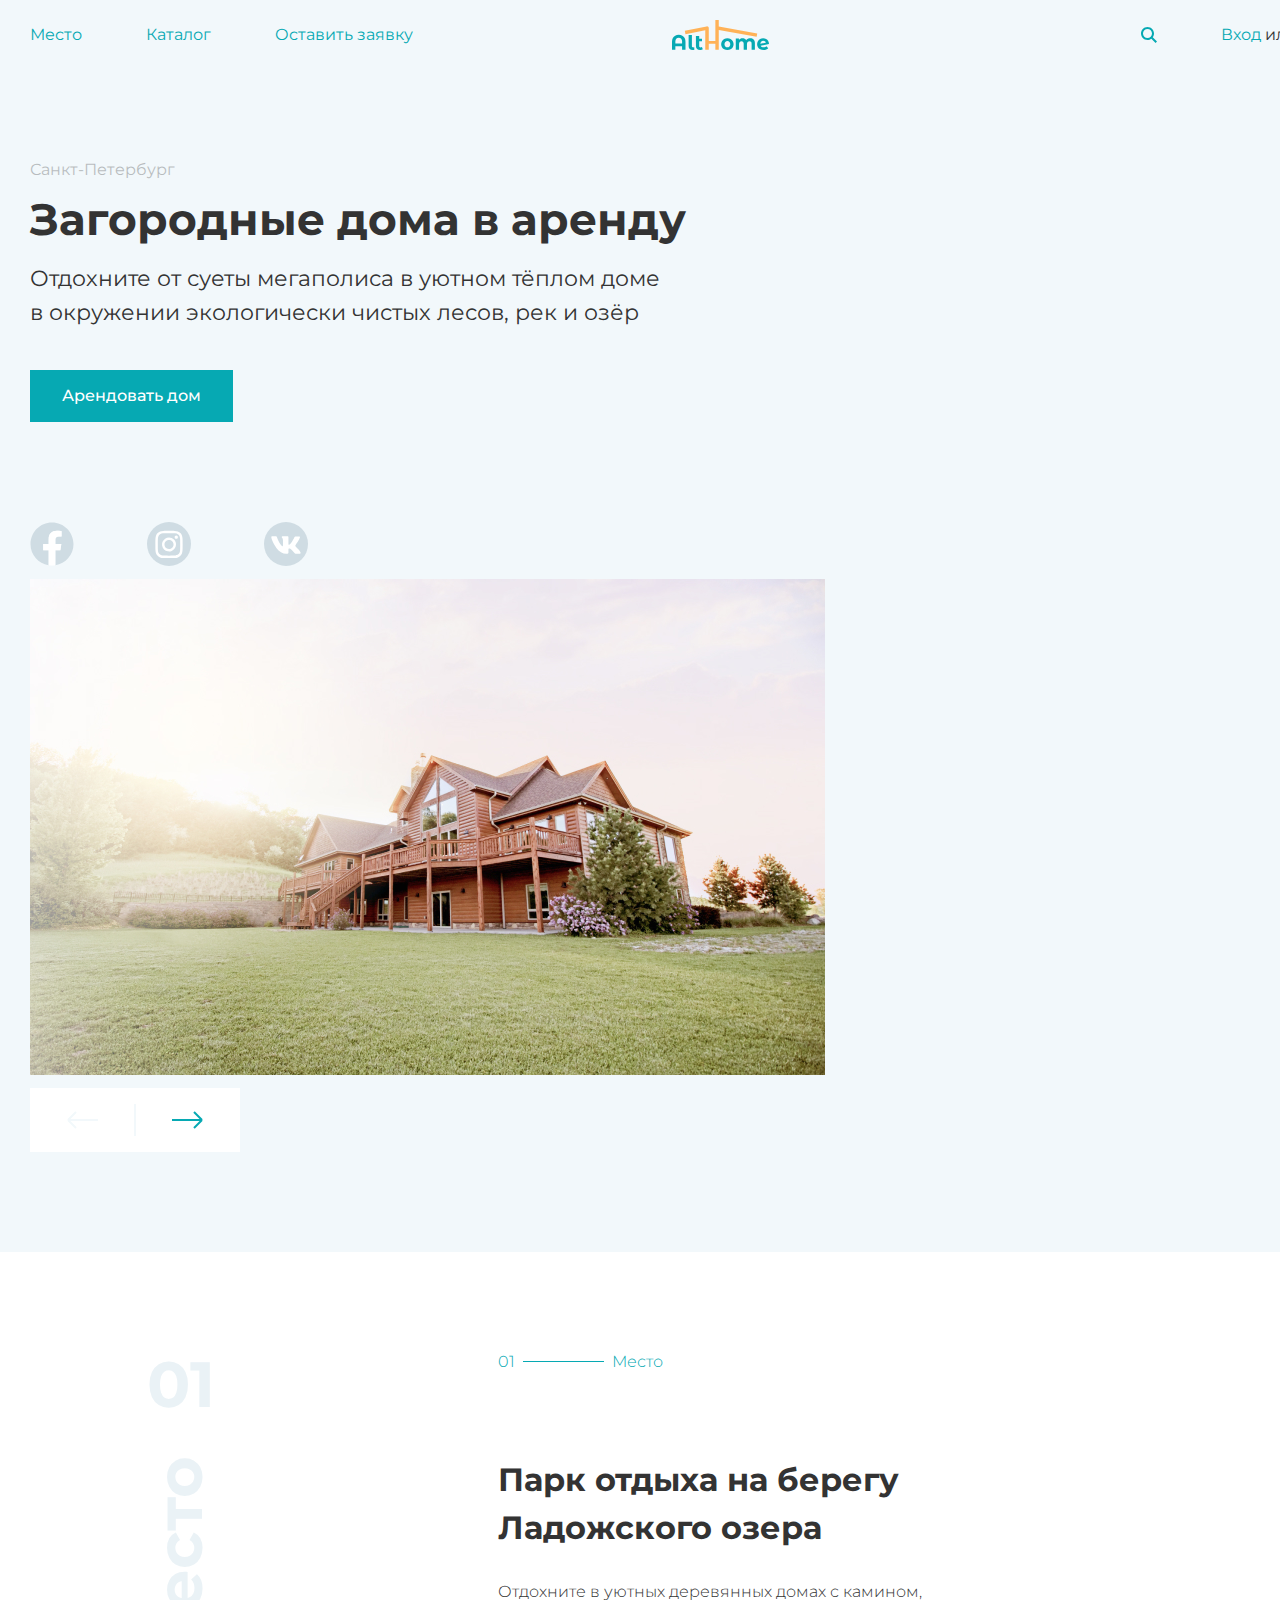
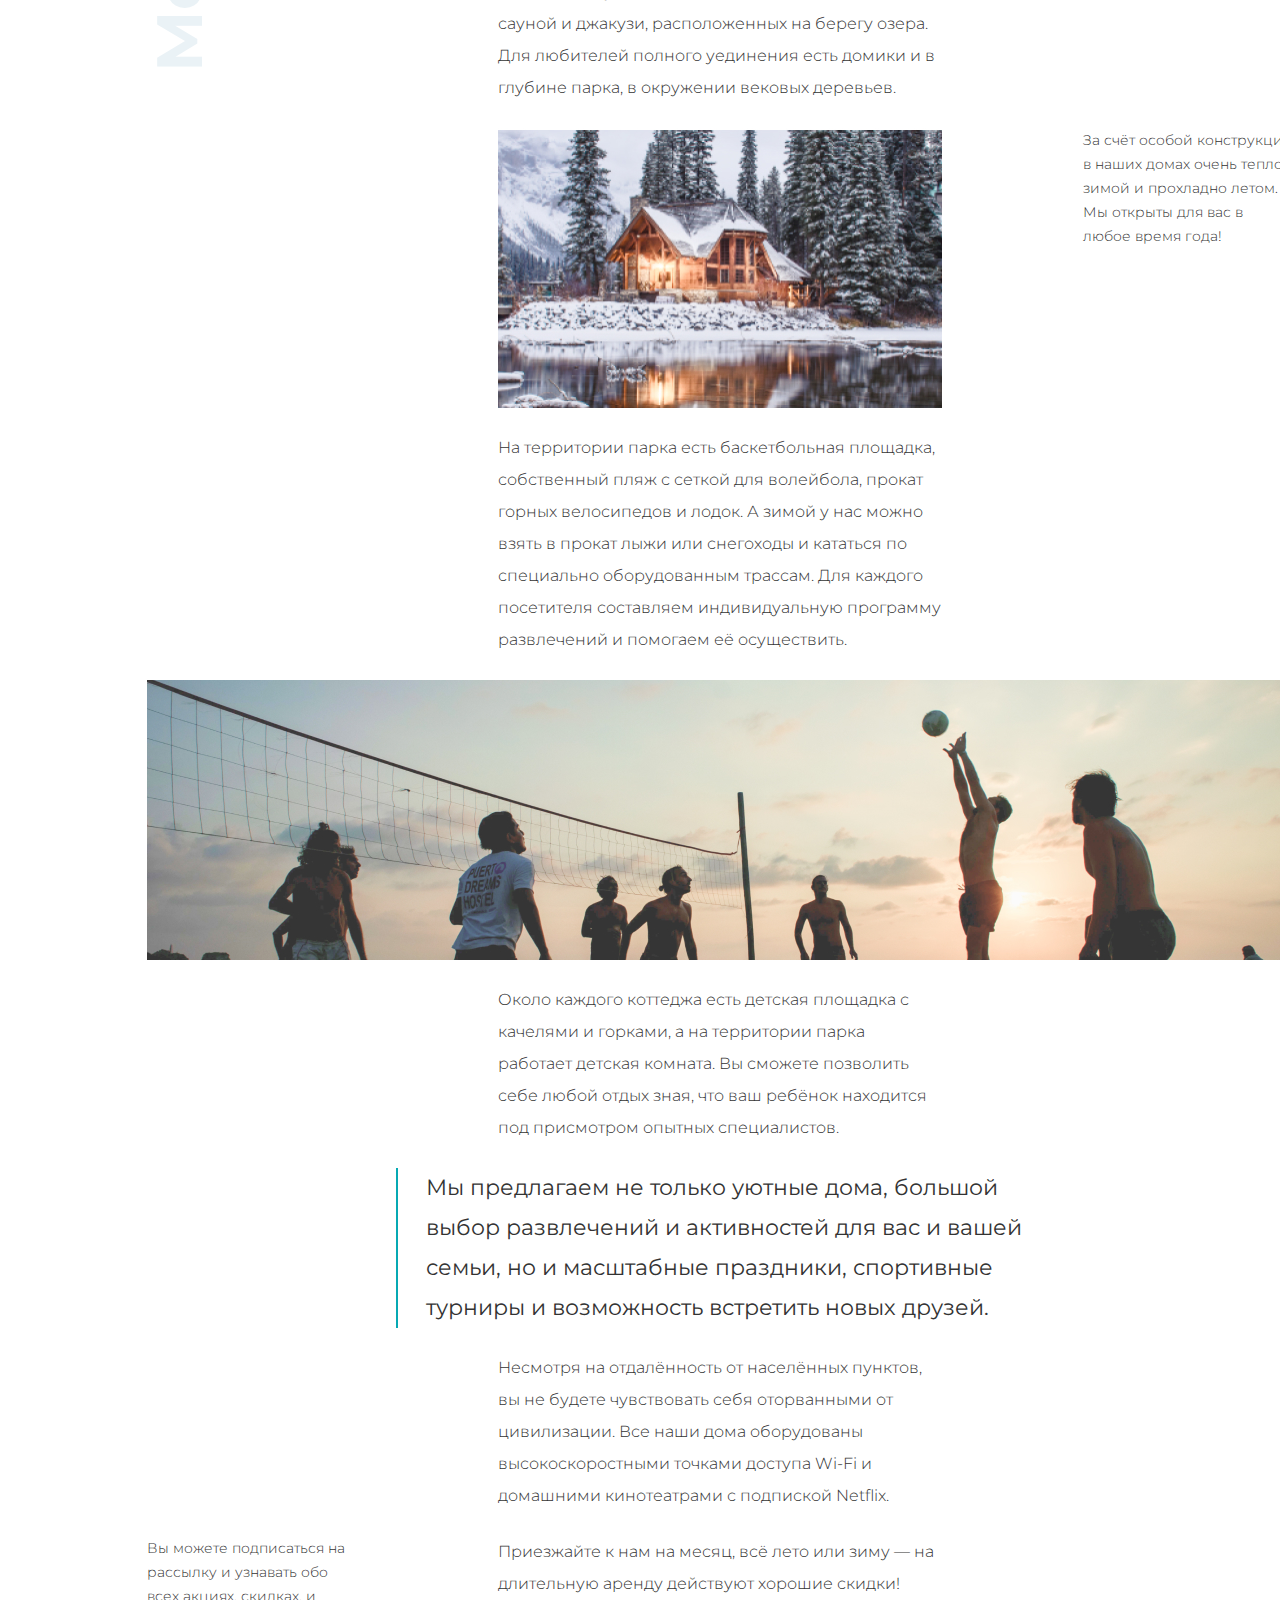
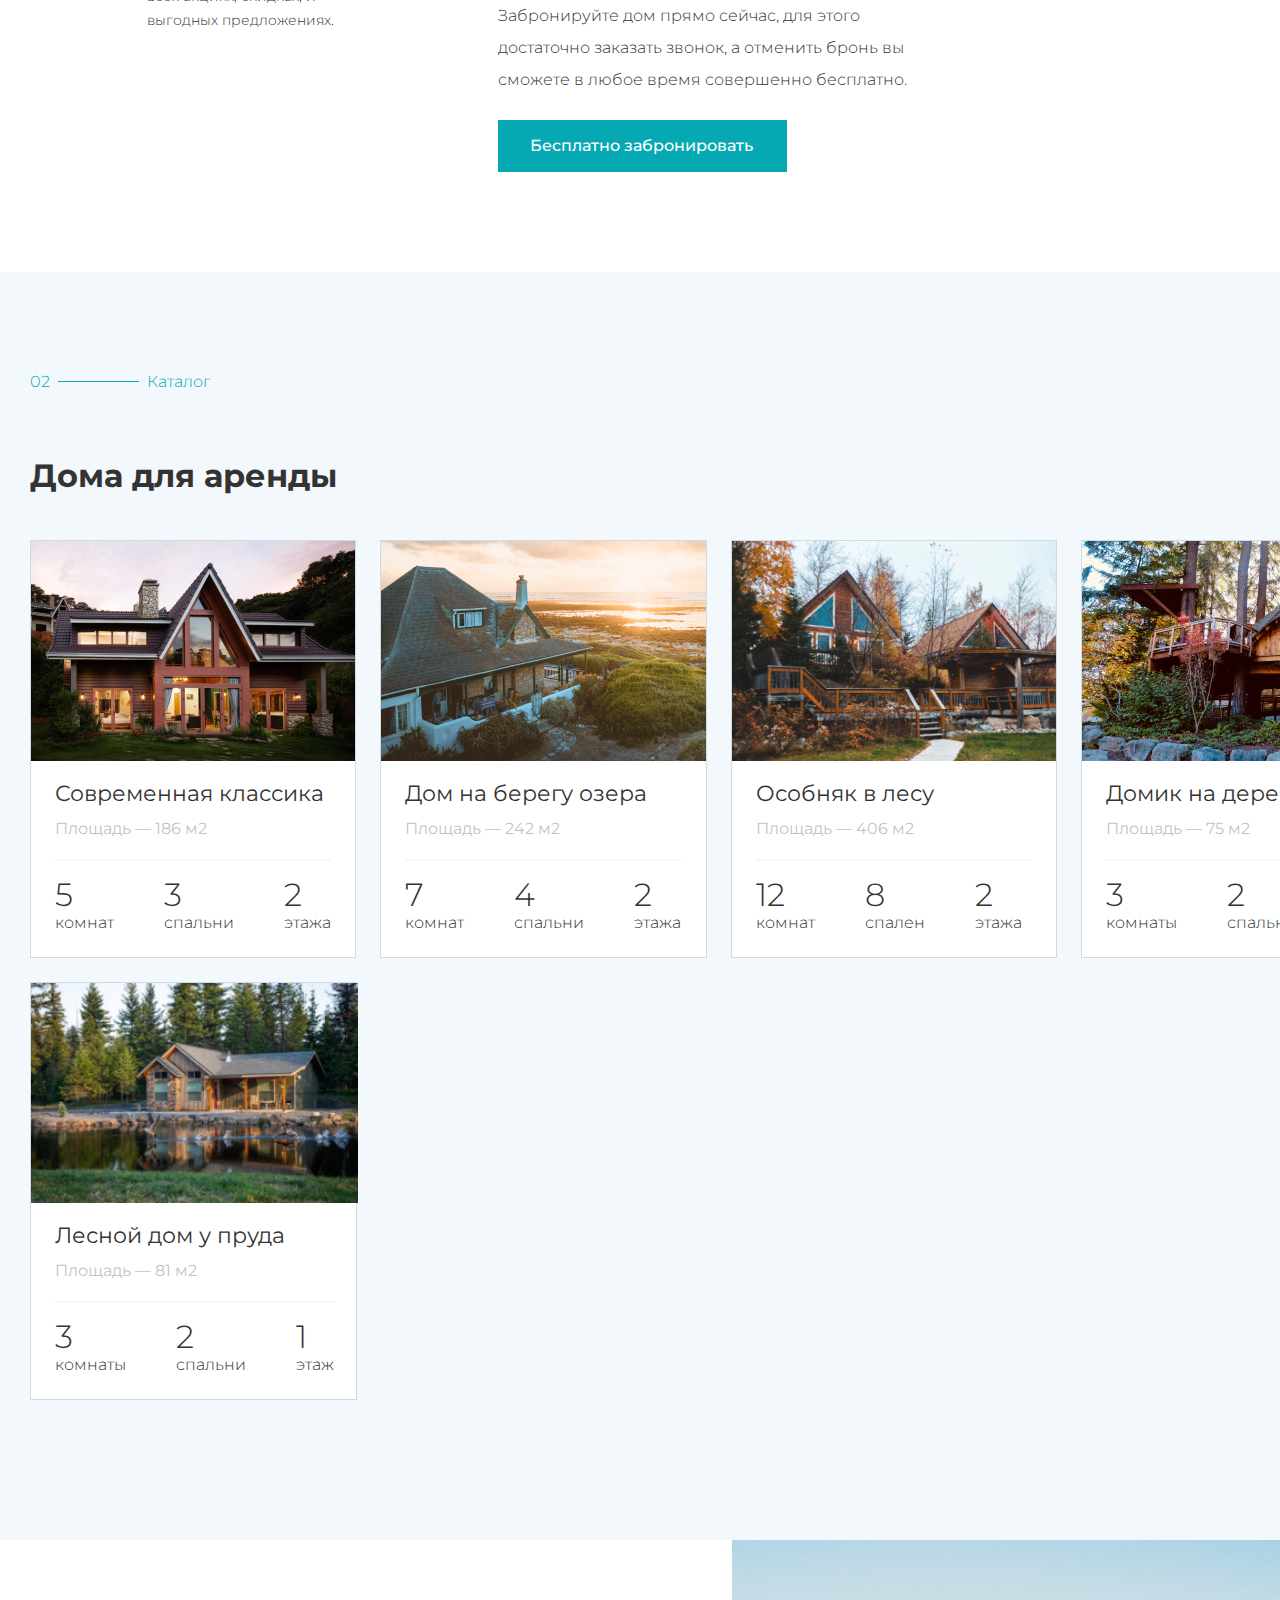
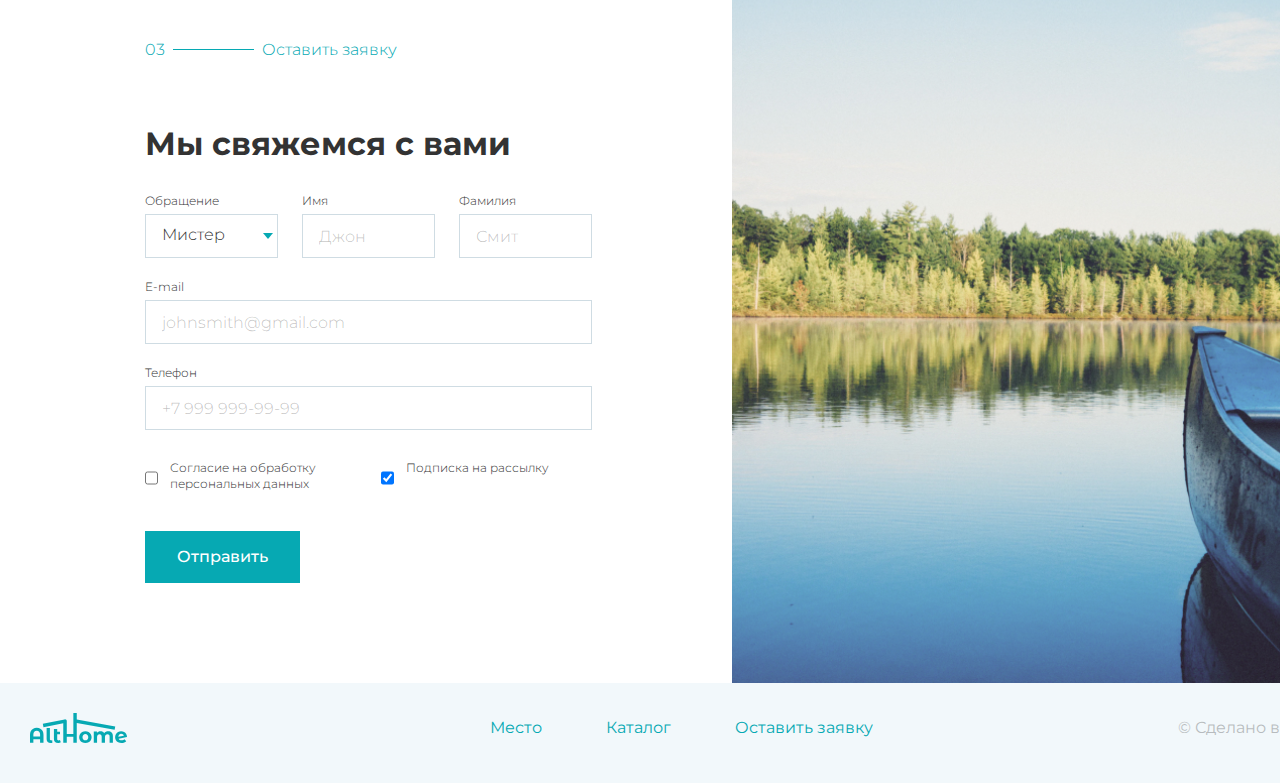
<file: case-6/index.html>
<!DOCTYPE html>
<html lang="ru">
<head>
    <meta charset="UTF-8">
    <meta http-equiv="X-UA-Compatible" content="IE=edge">
    <meta name="viewport" content="width=device-width, initial-scale=1.0">
    <link rel="preconnect" href="https://fonts.googleapis.com">
    <link rel="preconnect" href="https://fonts.gstatic.com" crossorigin>
    <link href="https://fonts.googleapis.com/css2?family=Montserrat:wght@300;400;700&display=swap" rel="stylesheet">
    <title>Лендинг компании «Alt Home»</title>
    <link rel="stylesheet" href="../css/normalize.css">
    <link rel="stylesheet" href="css/style.css">
</head>
<body>
    <header class="header">
        <div class="container">
            <nav class="main__nav">
                <ul class="list site-nav">
                    <li class="site-nav__item">
                        <a class="site-nav__link" href="#">Место</a>
                    </li>
                    <li class="site-nav__item">
                        <a class="site-nav__link" href="#">Каталог</a>
                    </li>
                    <li class="site-nav__item">
                        <a class="site-nav__link" href="#">Оставить заявку</a>
                    </li>
                </ul>
                <a href="/" class="logo">
                    <img class="logo__img" src="img/logo.svg" width="97" height="30" alt="Логотип компании «Alt Home»">
                    <span class="visually-hidden">На главную</span>
                </a>
                <div class="user-nav">
                    <button class="button button--search user-nav__search-button" type="button">
                        <img class="user-nav__search-img" src="img/icons/search-icon.svg" width="16" height="16">
                        <span class="visually-hidden">Поиск</span>
                    </button>
                    <p class="auth">
                        <a class="auth__login" href="#">Вход</a> или <a class="auth__sign-in" href="#">Регистрация</a>
                    </p>
                </div>
            </nav>
        </div>
    </header>
    <main class="main">
        <h1 class="visually-hidden">Загородные дома в аренду от AltHome</h1>
        <!-- Промо -->
        <section class="module promo">
            <div class="container">
                <!-- Описание промо-блока -->
                <div class="promo__description">
                    <p class="promo__subheader">Санкт-Петербург</p>
                    <h2 class="module__title promo__header">Загородные дома в аренду</h2>
                    <p class="promo__text">
                        Отдохните от суеты мегаполиса в уютном тёплом доме в&nbsp;окружении экологически 
                        чистых лесов, рек и озёр
                    </p>
                    <a class="button button--colored promo__link" href="#">Арендовать дом</a>
                    <ul class="list social">
                        <li class="social__item">
                            <a class="social__link" href="#">
                                <img class="social__icon" src="img/icons/fb-icon.svg" width="44" height="44">
                                <span class="visually-hidden">Facebook</span>
                            </a>
                        </li>
                        <li class="social__item">
                            <a class="social__link" href="#">
                                <img class="social__icon" src="img/icons/in-icon.svg" width="44" height="44">
                                <span class="visually-hidden">Instagram</span>
                            </a>
                        </li>
                        <li class="social__item">
                            <a class="social__link" href="#">
                                <img class="social__icon" src="img/icons/vk-icon.svg" width="44" height="44">
                                <span class="visually-hidden">VKontakte</span>
                            </a>
                        </li>
                    </ul>
                </div>
                <!-- Слайдер -->
                <div class="promo__slider">
                    <div class="slider">
                        <ul class="list slider__list">
                            <li class="slide slider__item slider__item--active">
                                <img class="slide__img" src="img/promo.jpeg" width="795" height="496" alt="Слайд 1">
                            </li>
                            <li class="slide slider__item">
                                <img class="slide__img" src="img/promo.jpeg" width="795" height="496" alt="Слайд 2">
                            </li>
                        </ul>
                        <div class="slider__controls controls">
                            <div class="controls__buttons">
                                <button class="button slider__button slider__button--prev slider__button--inactive" type="button">
                                    <svg width="32" height="18" viewBox="0 0 32 18" fill="none" xmlns="http://www.w3.org/2000/svg">
                                        <path d="M0 9H30M30 9L22 1M30 9L22 17" stroke="#06A9B3" stroke-width="2"/>
                                    </svg>
                                    <span class="visually-hidden">Предыдущий слайд</span>
                                </button>
                                <button class="button slider__button slider__button--next" type="button">
                                    <svg width="32" height="18" viewBox="0 0 32 18" fill="none" xmlns="http://www.w3.org/2000/svg">
                                        <path d="M0 9H30M30 9L22 1M30 9L22 17" stroke="#06A9B3" stroke-width="2"/>
                                    </svg>
                                    <span class="visually-hidden">Следущий слайд</span>
                                </button>
                            </div>
                            <span class="slider__pager">1/8</span>
                          </div>
                    </div>
                </div>
            </div>
        </section>
        <!-- Статья -->
        <section class="module article">
            <div class="container">
                <div class="article__content">
                    <p class="article__deco">
                        <span class="article__deco-text">Место</span>
                        <span class="article__deco-number">01</span>
                    </p>
                    <p class="module__subheader article__subheader"><span>01</span>Место</p>
                    <h2 class="module__title article__title">Парк отдыха на берегу Ладожского озера</h2>
                    <p class="article__text">
                        Отдохните в уютных деревянных домах с камином, сауной и джакузи, расположенных 
                        на берегу озера. Для любителей полного уединения есть домики и в глубине парка, 
                        в окружении вековых деревьев.
                    </p>
                    <figure class="article__figure">
                        <img class="article__img" src="img/img-1.jpeg" width="444" height="280" 
                            alt="Дом зимой на берегу водоёма">
                    </figure>
                    <aside class="article__aside article__aside--right">
                        За счёт особой конструкции в наших домах очень тепло зимой и прохладно летом. 
                        Мы открыты для вас в любое время года!
                    </aside>
                    <p class="article__text">
                        На территории парка есть баскетбольная площадка, собственный пляж с сеткой для 
                        волейбола, прокат горных велосипедов и лодок. А зимой у нас можно взять в прокат 
                        лыжи или снегоходы и кататься по специально оборудованным трассам. Для каждого 
                        посетителя составляем индивидуальную программу развлечений и помогаем её осуществить.
                    </p>
                    <figure class="article__figure article__figure--wide">
                        <img class="article__img" src="img/img-full-width.jpeg" width="1146" height="280" 
                            alt="Люди играют в пляжный волейбол">
                    </figure>
                    <p class="article__text">
                        Около каждого коттеджа есть детская площадка с качелями и горками, а на территории 
                        парка работает детская комната. Вы сможете позволить себе любой отдых зная, что ваш 
                        ребёнок находится под присмотром опытных специалистов.
                    </p>
                    <blockquote class="article__quote">
                        Мы предлагаем не только уютные дома, большой выбор развлечений и активностей 
                        для вас и вашей семьи, но и масштабные праздники, спортивные турниры и возможность встретить новых друзей.
                    </blockquote>
                    <p class="article__text">
                        Несмотря на отдалённость от населённых пунктов, вы не будете чувствовать себя 
                        оторванными от цивилизации. Все наши дома оборудованы высокоскоростными точками 
                        доступа Wi-Fi и домашними кинотеатрами с подпиской Netflix.
                    </p>
                    <aside class="article__aside article__aside--left">
                        Вы можете подписаться на рассылку и узнавать обо всех акциях, скидках, 
                        и выгодных предложениях.
                    </aside>
                    <p class="article__text">
                        Приезжайте к нам на месяц, всё лето или зиму — на длительную аренду действуют 
                        хорошие скидки! Забронируйте дом прямо сейчас, для этого достаточно заказать звонок, 
                        а отменить бронь вы сможете в любое время совершенно бесплатно.
                    </p>
                    <a class="button button--colored article__book-link" href="#">Бесплатно забронировать</a>
                </div>
            </div>
        </section>
        <!-- Каталог -->
        <section class="module catalog">
            <div class="container">
                <div class="catalog__content">
                    <p class="module__subheader catalog__subheader"><span>02</span>Каталог</p>
                    <h2 class="module__title catalog__title">Дома для аренды</h2>
                    <div class="catalog__list">
                        <!-- 1 -->
                        <article class="catalog__card card">
                            <img class="card__img" src="img/house-1.jpeg" width="327" height="220" alt="Дом 1">
                            <div class="card__content">
                                <div class="card__info">
                                    <h3 class="card__title">Современная классика</h3>
                                    <p class="card__area">Площадь — 186 м2</p>
                                </div>
                                <dl class="card__stats">
                                    <dt>комнат</dt>
                                    <dd>5</dd>
                                    <dt>спальни</dt>
                                    <dd>3</dd>
                                    <dt>этажа</dt>
                                    <dd>2</dd>
                                  </dl>
                            </div>
                        </article>
                        <!-- 2 -->
                        <article class="catalog__card card">
                            <img class="card__img" src="img/house-2.jpeg" width="327" height="220" alt="Дом 2">
                            <div class="card__content">
                                <div class="card__info">
                                    <h3 class="card__title">Дом на берегу озера</h3>
                                    <p class="card__area">Площадь — 242 м2</p>
                                </div>
                                <dl class="card__stats">
                                    <dt>комнат</dt>
                                    <dd>7</dd>
                                    <dt>спальни</dt>
                                    <dd>4</dd>
                                    <dt>этажа</dt>
                                    <dd>2</dd>
                                  </dl>
                            </div>
                        </article>
                        <!-- 3 -->
                        <article class="catalog__card card">
                            <img class="card__img" src="img/house-3.jpeg" width="327" height="220" alt="Дом 3">
                            <div class="card__content">
                                <div class="card__info">
                                    <h3 class="card__title">Особняк в лесу</h3>
                                    <p class="card__area">Площадь — 406 м2</p>
                                </div>
                                <dl class="card__stats">
                                    <dt>комнат</dt>
                                    <dd>12</dd>
                                    <dt>спален</dt>
                                    <dd>8</dd>
                                    <dt>этажа</dt>
                                    <dd>2</dd>
                                  </dl>
                            </div>
                        </article>
                        <!-- 4 -->
                        <article class="catalog__card card">
                            <img class="card__img" src="img/house-4.jpeg" width="327" height="220" alt="Дом 4">
                            <div class="card__content">
                                <div class="card__info">
                                    <h3 class="card__title">Домик на дереве</h3>
                                    <p class="card__area">Площадь —  75 м2</p>
                                </div>
                                <dl class="card__stats">
                                    <dt>комнаты</dt>
                                    <dd>3</dd>
                                    <dt>спальни</dt>
                                    <dd>2</dd>
                                    <dt>этаж</dt>
                                    <dd>1</dd>
                                  </dl>
                            </div>
                        </article>
                        <!-- 5 -->
                        <div class="catalog__card--wide__wrap">
                            <article class="catalog__card card catalog__card--wide">
                                <img class="card__img" src="img/house-5.jpeg" width="327" height="220" alt="Дом 5">
                                <div class="card__content">
                                    <div class="card__info">
                                        <h3 class="card__title">Лесной дом у пруда</h3>
                                        <p class="card__area">Площадь — 81 м2</p>
                                    </div>
                                    <dl class="card__stats">
                                        <dt>комнаты</dt>
                                        <dd>3</dd>
                                        <dt>спальни</dt>
                                        <dd>2</dd>
                                        <dt>этаж</dt>
                                        <dd>1</dd>
                                    </dl>
                                </div>
                            </article>
                        </div>
                    </div>
                </div>
            </div>
        </section>
        <!-- Свяжемся с вами -->
        <section class="module request">
            <div class="container">
                <div class="request__content">
                    <!-- Форма -->
                    <form class="form request__form" action="#" method="post">
                        <p class="module__subheader request__subheader"><span>03</span>Оставить заявку</p>
                        <h2 class="module__title request__title">Мы свяжемся с вами</h2>
                        <div class="form__content">
                            <div class="form__group appeal">
                                <label class="form__label" for="appeal">Обращение</label>
                                <select class="form__input form__select" name="appeal" id="appeal">
                                    <option value="1" class="form__option" selected>Мистер</option>
                                    <option value="2" class="form__option">Миссис</option>
                                    <option value="3" class="form__option">Мисс</option>
                                </select>
                            </div>
                            <div class="form__group name">
                                <label class="form__label" for="name">Имя</label>
                                <input class="form__input form__text" type="text" id="name" name="name" placeholder="Джон">
                            </div>
                            <div class="form__group surname">
                                <label class="form__label" for="surname">Фамилия</label>
                                <input class="form__input form__text" type="text" id="surname" name="surname" placeholder="Смит">
                            </div>
                            <div class="form__group email">
                                <label class="form__label" for="email">E-mail</label>
                                <input class="form__input form__text" type="email" id="email" name="email" placeholder="johnsmith@gmail.com">
                            </div>
                            <div class="form__group phone">
                                <label class="form__label" for="phone">Телефон</label>
                                <input class="form__input form__text" type="tel" id="phone" name="phone" placeholder="+7 999 999-99-99">
                            </div>
                            <div class="checkboxes">
                                <div class="form__group form__group--horizontal">
                                    <input class="form__checkbox" type="checkbox" id="agreement" name="agreement">
                                    <label class="form__label" for="agreement">Согласие на обработку персональных данных</label>
                                </div>
                                <div class="form__group form__group--horizontal">
                                    <input class="form__checkbox" type="checkbox" id="subscription" name="subscription" checked>
                                    <label class="form__label" for="subscription">Подписка на рассылку</label>
                                </div>
                            </div>
                            <div class="submit">
                                <button class="button button--colored form__button" type="submit">Отправить</button>
                            </div>
                        </div>
                    </form>
                    <!-- Изображение -->
                    <div class="request__img-wrap">
                        <img class="img request__img" src="img/boat.jpeg" width="678" height="737" alt="Фото водоёма с лодкой сбоку">
                    </div>
                </div>
            </div>
        </section>
    </main>
    <footer class="footer">
        <div class="container">
            <nav class="main__nav">
                <a href="/" class="logo">
                    <img class="logo__img" src="img/logo-footer.svg" width="97" height="30" alt="Логотип компании «Alt Home»">
                    <span class="visually-hidden">На главную</span>
                </a>
                <ul class="list site-nav">
                    <li class="site-nav__item">
                        <a class="site-nav__link" href="#">Место</a>
                    </li>
                    <li class="site-nav__item">
                        <a class="site-nav__link" href="#">Каталог</a>
                    </li>
                    <li class="site-nav__item">
                        <a class="site-nav__link" href="#">Оставить заявку</a>
                    </li>
                </ul>
                <p class="copyright">
                    <span class="copyright__text">© Сделано в</span> <a class="copyright__link" href="#">HTML Academy</a>
                </p>
            </nav>
        </div>
    </footer>
</body>
</html>
</file>
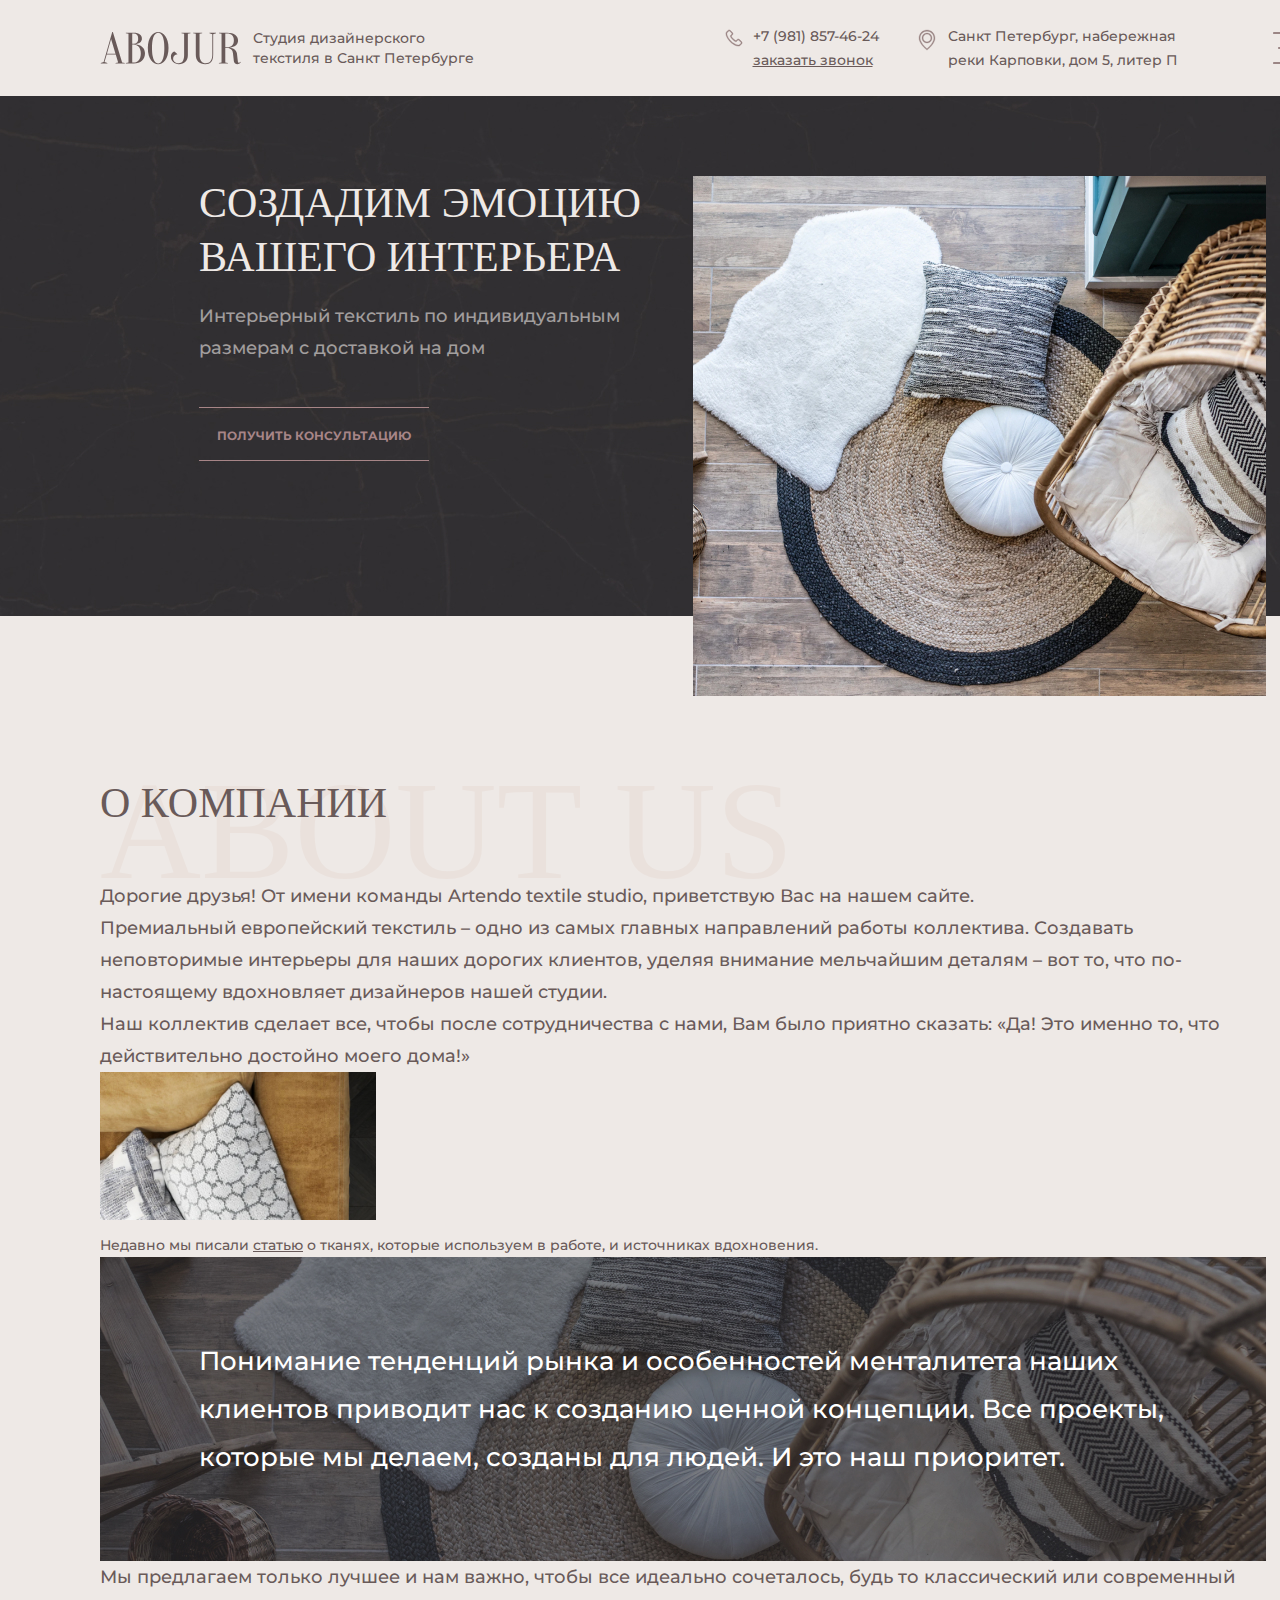
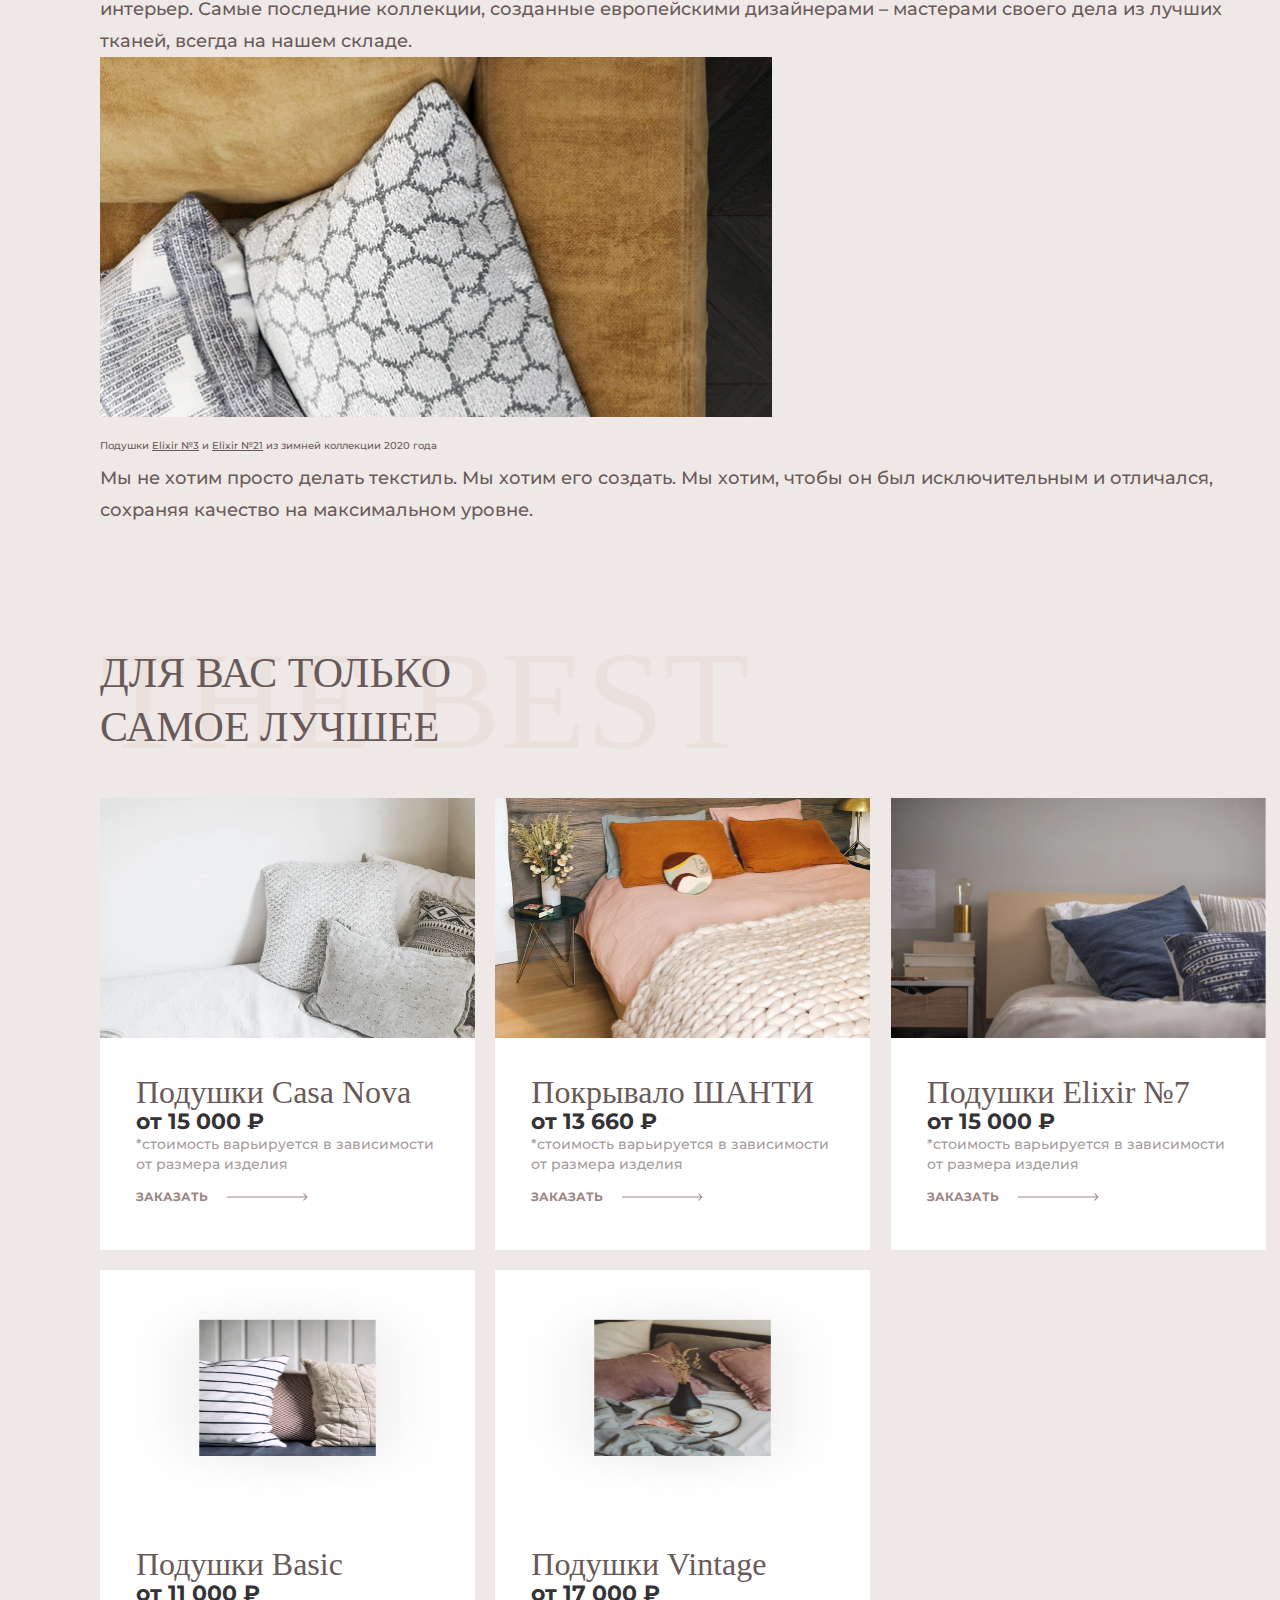
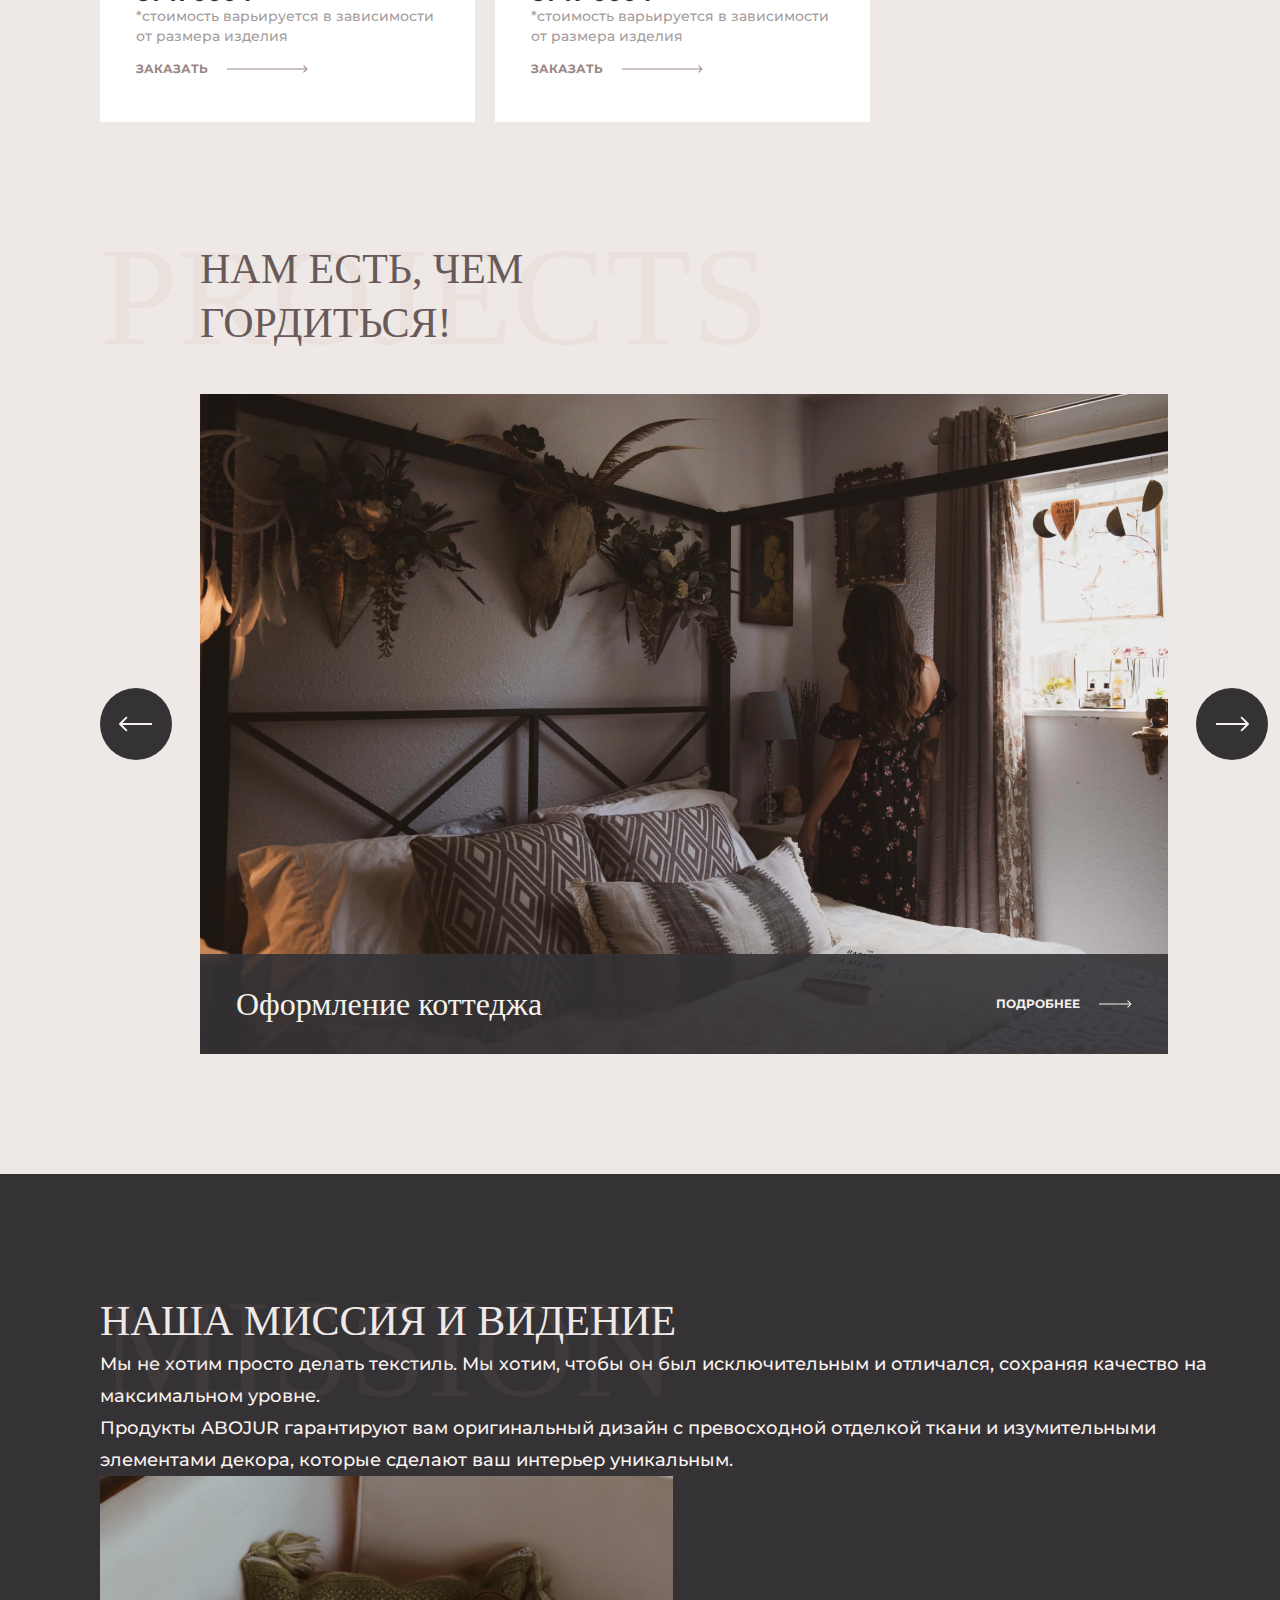
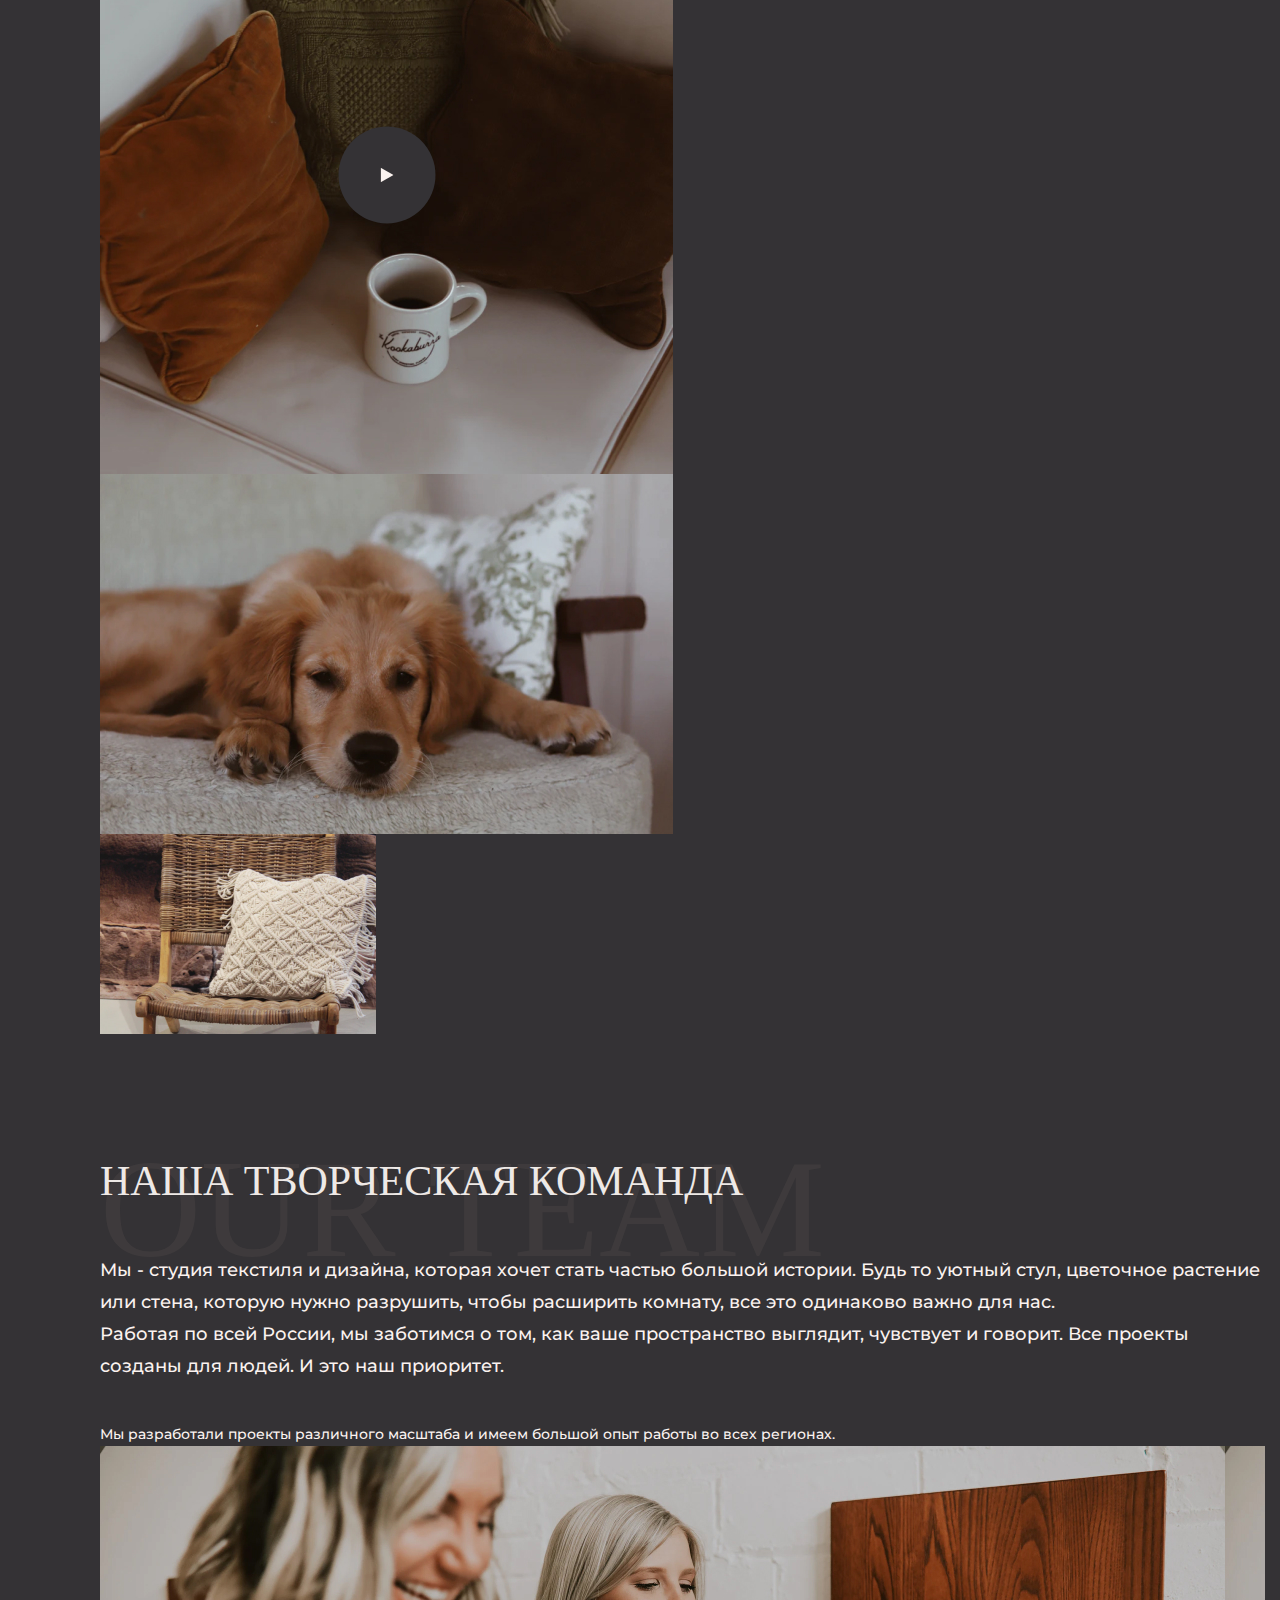
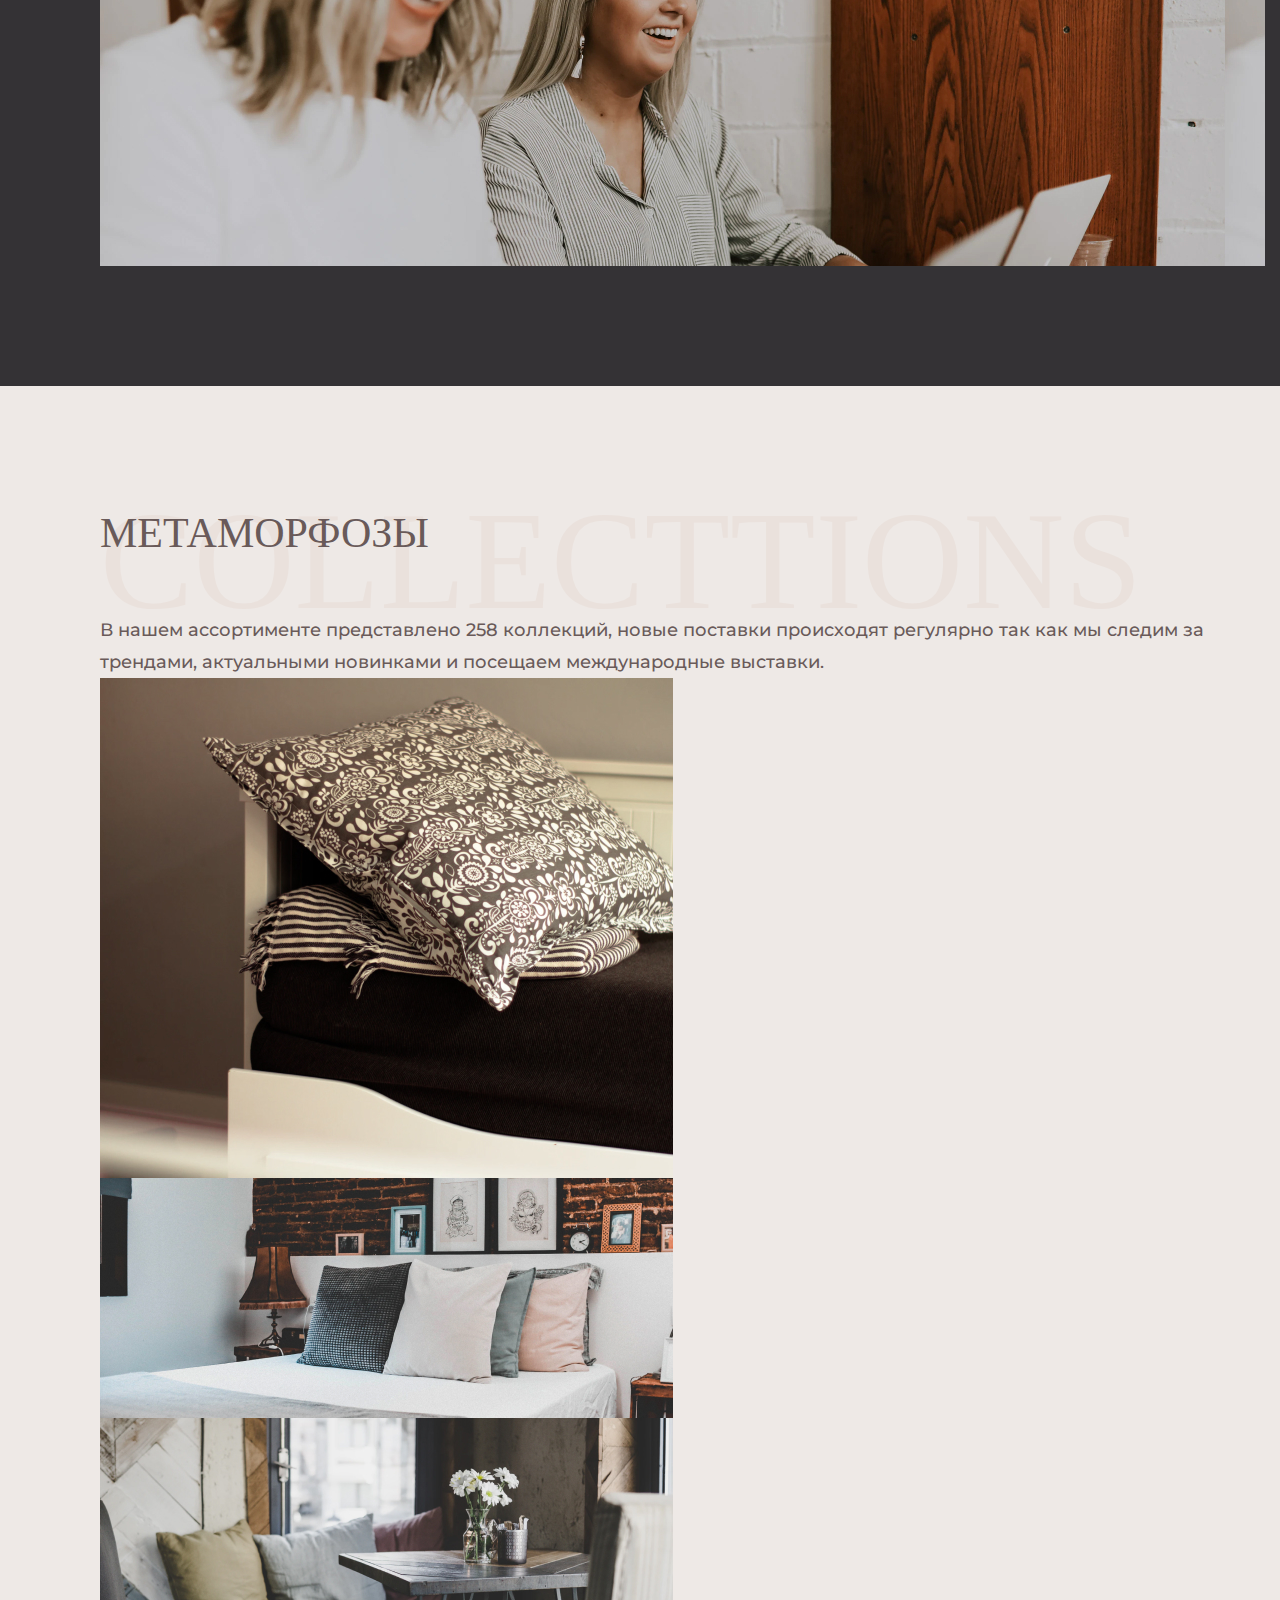
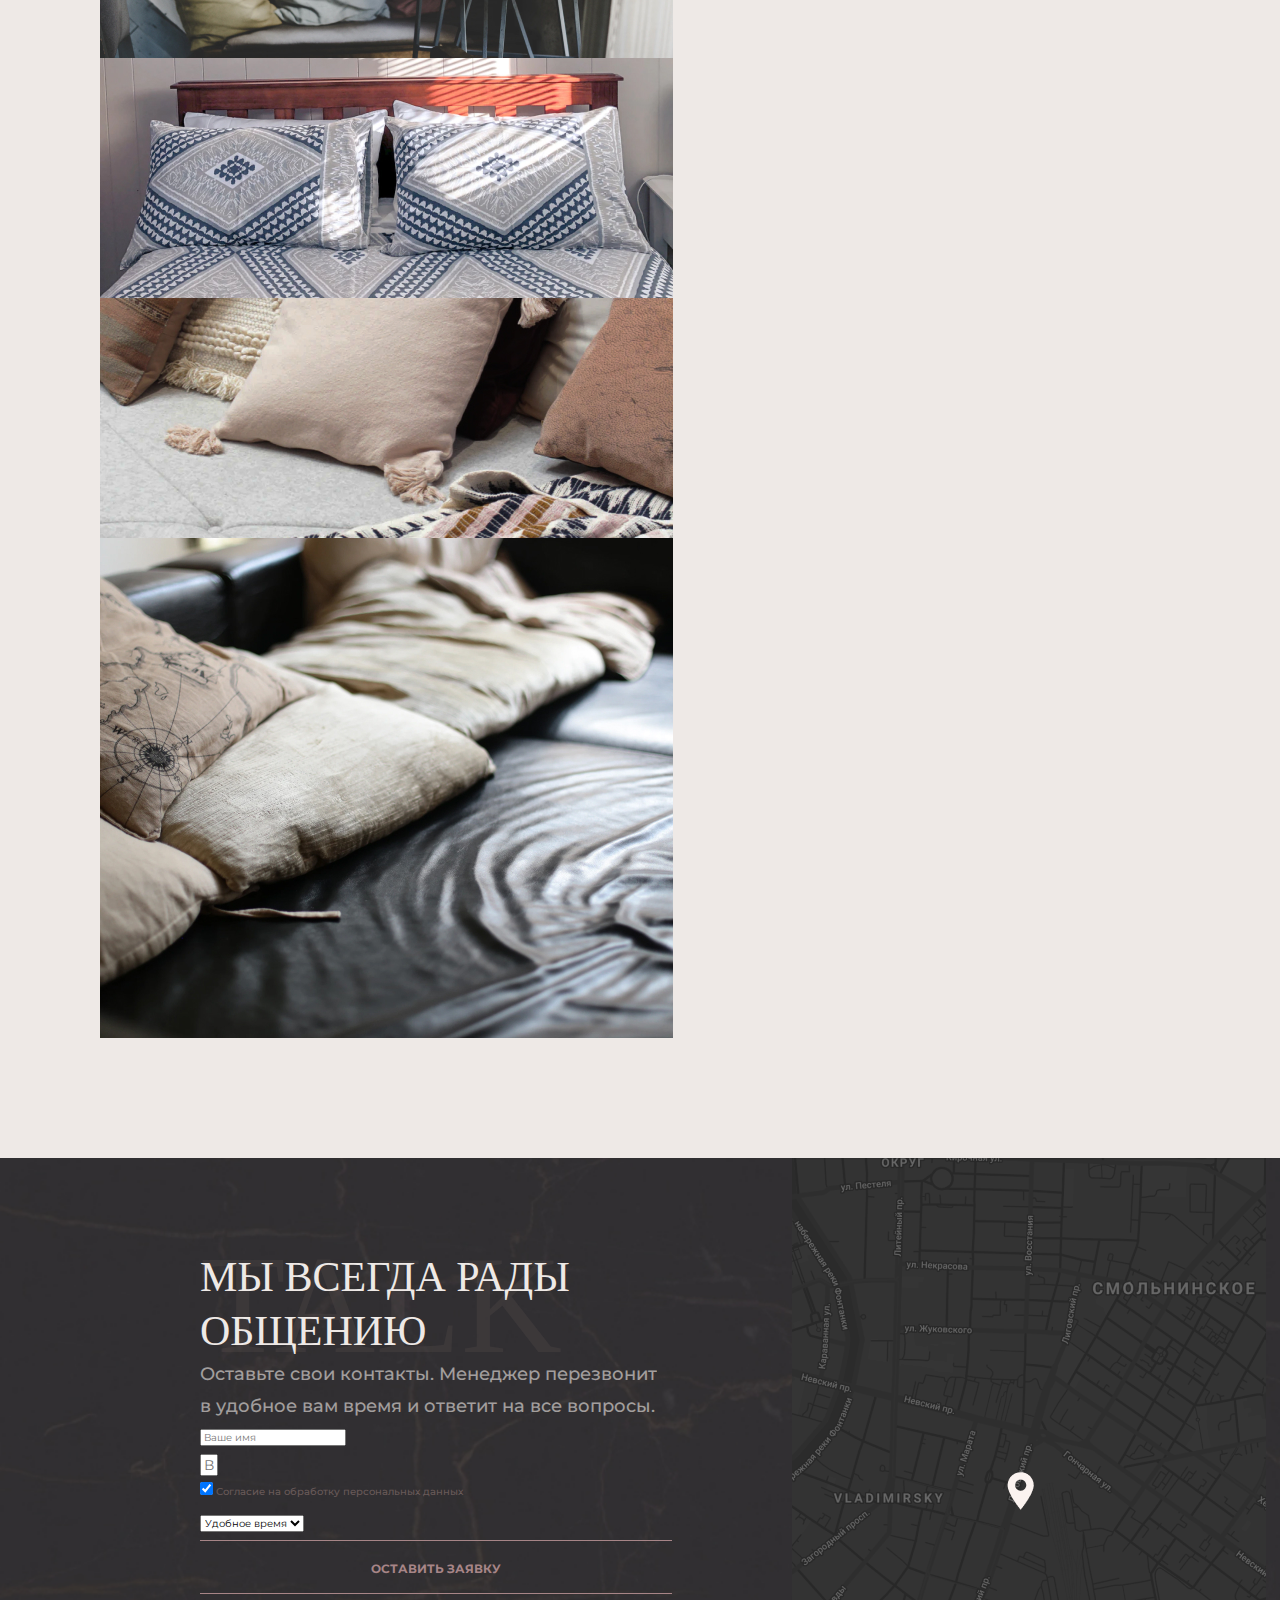
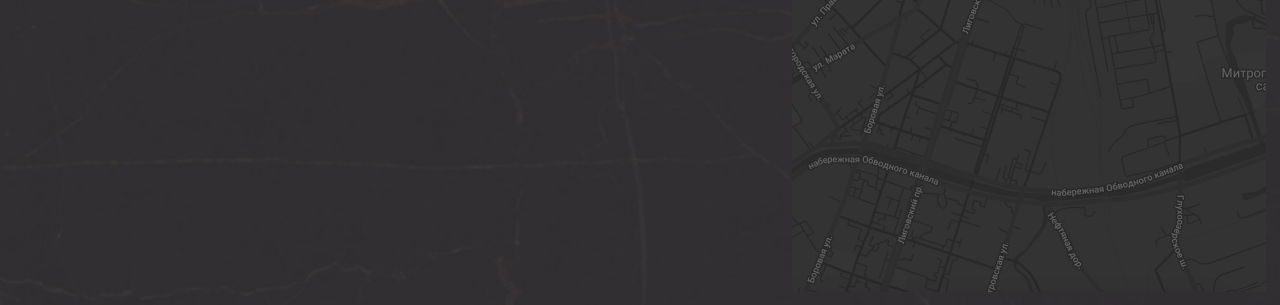
<file: case-7/index.html>
<!DOCTYPE html>
<html lang="ru">
<head>
    <meta charset="UTF-8">
    <meta http-equiv="X-UA-Compatible" content="IE=edge">
    <meta name="viewport" content="width=device-width, initial-scale=1.0">
    <link rel="preconnect" href="https://fonts.googleapis.com">
    <link rel="preconnect" href="https://fonts.gstatic.com" crossorigin>
    <link href="https://fonts.googleapis.com/css2?family=Montserrat:wght@400;500;700&family=Old+Standard+TT&display=swap" rel="stylesheet">
    <title>Лендинг студии дизайнерского текстиля «Abojur»</title>
    <link rel="stylesheet" href="../css/normalize.css">
    <link rel="stylesheet" href="css/style.css">
</head>
<body>
    <header class="header">
        <div class="container">
            <div class="header__content">
                <nav class="main__nav">
                    <!-- Логотип -->
                    <div class="logo">
                        <a href="/" class="logo__img">
                            <img class="logo__img" src="img/logo.svg" width="141" height="52" alt="Логотип студии «Abojur»">
                            <span class="visually-hidden">На главную</span>
                        </a>
                        <p class="logo__text">Студия дизайнерского текстиля в Санкт Петербурге</p>
                    </div>
                    <div class="header__wrap">
                        <!-- Телефон -->
                        <p class="phone">
                            <svg class="phone__icon" width="20" height="20" viewBox="0 0 20 20" fill="none" xmlns="http://www.w3.org/2000/svg">
                                <path d="M16.1526 11.7299C15.7598 11.3226 15.2858 11.1048 14.7836 11.1048C14.2854 11.1048 13.8075 11.3185 13.3984 11.7258L12.1185 12.996C12.0132 12.9395 11.9079 12.8871 11.8066 12.8347C11.6608 12.7621 11.5231 12.6936 11.4057 12.621C10.2068 11.8629 9.11725 10.875 8.07227 9.59681C7.56599 8.95966 7.22576 8.4234 6.97869 7.87905C7.31082 7.57662 7.61864 7.26211 7.91836 6.95969C8.03177 6.84678 8.14518 6.72985 8.25858 6.61695C9.10915 5.77017 9.10915 4.67339 8.25858 3.82662L7.15285 2.72581C7.0273 2.60081 6.89769 2.47178 6.77618 2.34274C6.53317 2.09274 6.27799 1.83468 6.01472 1.59274C5.62185 1.20565 5.15201 1 4.65788 1C4.16375 1 3.68581 1.20565 3.28078 1.59274C3.27673 1.59677 3.27673 1.59677 3.27268 1.60081L1.89558 2.98387C1.37714 3.50001 1.08147 4.12903 1.01667 4.85888C0.919459 6.0363 1.26778 7.13308 1.5351 7.85081C2.19125 9.61288 3.17142 11.246 4.63357 12.996C6.40761 15.1049 8.54211 16.7702 10.9804 17.9436C11.912 18.3831 13.1554 18.9033 14.5447 18.9919C14.6297 18.996 14.7188 19 14.7998 19C15.7354 19 16.5212 18.6653 17.1369 18C17.1409 17.9919 17.149 17.9879 17.153 17.9799C17.3637 17.7259 17.6067 17.496 17.8618 17.2501C18.036 17.0847 18.2142 16.9113 18.3883 16.7299C18.7893 16.3145 19 15.8306 19 15.3347C19 14.8347 18.7853 14.3549 18.3762 13.9516L16.1526 11.7299ZM17.6026 15.9758C17.5986 15.9798 17.5986 15.9758 17.6026 15.9758C17.4446 16.1452 17.2826 16.2985 17.1085 16.4678C16.8452 16.7178 16.5779 16.9799 16.3268 17.2742C15.9177 17.7097 15.4357 17.9153 14.8038 17.9153C14.7431 17.9153 14.6783 17.9153 14.6176 17.9114C13.4146 17.8347 12.2968 17.3669 11.4583 16.9677C9.16585 15.8629 7.15285 14.2944 5.48009 12.3064C4.09893 10.6492 3.17547 9.11693 2.56388 7.47179C2.1872 6.46775 2.04949 5.68549 2.11025 4.94758C2.15075 4.47581 2.33301 4.08468 2.66919 3.75001L4.05033 2.375C4.2488 2.18952 4.45941 2.08871 4.66598 2.08871C4.92114 2.08871 5.12771 2.24194 5.25732 2.37097C5.26137 2.375 5.26542 2.37903 5.26947 2.38307C5.51654 2.61291 5.75146 2.85081 5.99853 3.10484C6.12408 3.23387 6.25369 3.36291 6.3833 3.49597L7.48903 4.59678C7.91836 5.0242 7.91836 5.41936 7.48903 5.84678C7.37157 5.96372 7.25817 6.08066 7.1407 6.19356C6.80048 6.54033 6.47646 6.86291 6.12408 7.17743C6.11598 7.1855 6.10789 7.18953 6.10383 7.19759C5.7555 7.54437 5.82032 7.88308 5.89321 8.11292C5.89727 8.12502 5.90132 8.1371 5.90536 8.1492C6.19293 8.84277 6.59797 9.49599 7.21361 10.2742L7.21767 10.2783C8.33554 11.6492 9.51418 12.7177 10.8143 13.5363C10.9804 13.6412 11.1505 13.7259 11.3125 13.8064C11.4583 13.879 11.596 13.9476 11.7134 14.0202C11.7297 14.0282 11.7459 14.0403 11.7621 14.0484C11.8998 14.117 12.0294 14.1492 12.163 14.1492C12.4992 14.1492 12.7099 13.9396 12.7787 13.871L14.1639 12.4919C14.3016 12.3549 14.5203 12.1896 14.7755 12.1896C15.0266 12.1896 15.2332 12.3468 15.3588 12.4839C15.3628 12.4879 15.3628 12.4879 15.3669 12.4919L17.5986 14.7138C18.0157 15.125 18.0157 15.5484 17.6026 15.9758Z" fill="#9A8584"/>
                                <path d="M17.6026 15.9758C17.5986 15.9758 17.5986 15.9798 17.6026 15.9758ZM17.6026 15.9758C17.4446 16.1452 17.2826 16.2985 17.1085 16.4678C16.8452 16.7178 16.5779 16.9799 16.3268 17.2742C15.9177 17.7097 15.4357 17.9154 14.8038 17.9154C14.7431 17.9154 14.6783 17.9154 14.6176 17.9114C13.4146 17.8347 12.2968 17.3669 11.4583 16.9677C9.16585 15.8629 7.15285 14.2944 5.48009 12.3064C4.09893 10.6492 3.17547 9.11693 2.56388 7.47179C2.1872 6.46775 2.04949 5.68549 2.11025 4.94758C2.15075 4.47581 2.33301 4.08468 2.66919 3.75001L4.05033 2.375C4.2488 2.18952 4.45941 2.08871 4.66598 2.08871C4.92114 2.08871 5.12771 2.24194 5.25732 2.37097C5.26137 2.375 5.26542 2.37903 5.26947 2.38307C5.51654 2.61291 5.75146 2.85081 5.99853 3.10484C6.12408 3.23387 6.25369 3.36291 6.3833 3.49597L7.48903 4.59678C7.91836 5.0242 7.91836 5.41936 7.48903 5.84678C7.37157 5.96372 7.25817 6.08066 7.1407 6.19356C6.80048 6.54033 6.47646 6.86291 6.12408 7.17743C6.11598 7.1855 6.10789 7.18953 6.10383 7.19759C5.7555 7.54437 5.82032 7.88308 5.89321 8.11292C5.89727 8.12502 5.90132 8.1371 5.90536 8.1492C6.19293 8.84277 6.59797 9.49599 7.21361 10.2742L7.21767 10.2783C8.33554 11.6492 9.51418 12.7177 10.8143 13.5363C10.9804 13.6412 11.1505 13.7259 11.3125 13.8064C11.4583 13.879 11.596 13.9476 11.7134 14.0202C11.7297 14.0282 11.7459 14.0403 11.7621 14.0484C11.8998 14.117 12.0294 14.1492 12.163 14.1492C12.4992 14.1492 12.7099 13.9396 12.7787 13.871L14.1639 12.4919C14.3016 12.3549 14.5203 12.1896 14.7755 12.1896C15.0266 12.1896 15.2332 12.3468 15.3588 12.4839C15.3628 12.4879 15.3628 12.4879 15.3669 12.4919L17.5986 14.7138C18.0157 15.125 18.0157 15.5484 17.6026 15.9758ZM16.1526 11.7299C15.7598 11.3226 15.2858 11.1048 14.7836 11.1048C14.2854 11.1048 13.8075 11.3185 13.3984 11.7258L12.1185 12.996C12.0132 12.9395 11.9079 12.8871 11.8066 12.8347C11.6608 12.7621 11.5231 12.6936 11.4057 12.621C10.2068 11.8629 9.11725 10.875 8.07227 9.59681C7.56599 8.95966 7.22576 8.4234 6.97869 7.87905C7.31082 7.57662 7.61864 7.26211 7.91836 6.95969C8.03177 6.84678 8.14518 6.72985 8.25858 6.61695C9.10915 5.77017 9.10915 4.67339 8.25858 3.82662L7.15285 2.72581C7.0273 2.60081 6.89769 2.47178 6.77618 2.34274C6.53317 2.09274 6.27799 1.83468 6.01472 1.59274C5.62185 1.20565 5.15201 1 4.65788 1C4.16375 1 3.68581 1.20565 3.28078 1.59274C3.27673 1.59677 3.27673 1.59677 3.27268 1.60081L1.89558 2.98387C1.37714 3.50001 1.08147 4.12903 1.01667 4.85888C0.919459 6.0363 1.26778 7.13308 1.5351 7.85081C2.19125 9.61288 3.17142 11.246 4.63357 12.996C6.40761 15.1049 8.54211 16.7702 10.9804 17.9436C11.912 18.3831 13.1554 18.9033 14.5447 18.9919C14.6297 18.996 14.7188 19 14.7998 19C15.7354 19 16.5212 18.6653 17.1369 18C17.1409 17.9919 17.149 17.9879 17.153 17.9799C17.3637 17.7259 17.6067 17.496 17.8618 17.2501C18.036 17.0847 18.2142 16.9113 18.3883 16.7299C18.7893 16.3145 19 15.8306 19 15.3347C19 14.8347 18.7853 14.3549 18.3762 13.9516L16.1526 11.7299Z" stroke="#9A8584" stroke-width="0.4"/>
                            </svg>
                            <a class="phone__link" href="tel:79818574624">+7 (981) 857-46-24</a>
                            <a class="phone__modal" href="#">заказать звонок</a>
                        </p>
                        <!-- Адрес -->
                        <p class="address">
                            <svg class="address__icon" width="18" height="22" viewBox="0 0 18 22" fill="none" xmlns="http://www.w3.org/2000/svg">
                                <path d="M8.99582 1C4.58807 1 1 4.59749 1 9.01676C1 9.51992 1.046 10.0273 1.14219 10.522C1.14637 10.5514 1.1631 10.6394 1.19655 10.7904C1.31783 11.3312 1.49765 11.8637 1.73184 12.3711C2.5933 14.4046 4.48771 17.5283 8.64454 20.8742C8.74908 20.9581 8.87456 21 9 21C9.12545 21 9.25093 20.9581 9.35547 20.8742C13.5081 17.5283 15.4067 14.4046 16.2682 12.3711C16.5023 11.8637 16.6822 11.3354 16.8034 10.7904C16.8369 10.6394 16.8537 10.5514 16.8578 10.522C16.9498 10.0273 17 9.51992 17 9.01676C16.9917 4.59749 13.4036 1 8.99582 1ZM15.7371 10.325C15.7371 10.3333 15.7329 10.3417 15.7329 10.3501C15.7287 10.3711 15.7162 10.434 15.6952 10.5304C15.6952 10.5346 15.6952 10.5346 15.6952 10.5388C15.5907 11.0084 15.436 11.4654 15.2311 11.9057C15.2269 11.9099 15.2269 11.9182 15.2227 11.9224C14.4407 13.7799 12.7261 16.6143 8.99582 19.7044C5.26556 16.6143 3.55096 13.7799 2.76895 11.9224C2.76476 11.9182 2.76476 11.9099 2.76058 11.9057C2.55986 11.4696 2.40512 11.0084 2.29639 10.5388C2.29639 10.5346 2.29639 10.5346 2.29639 10.5304C2.2713 10.434 2.26295 10.3711 2.25877 10.3501C2.25877 10.3417 2.25458 10.3333 2.25458 10.3208C2.17094 9.8889 2.12911 9.45282 2.12911 9.01259C2.12911 5.21803 5.2112 2.12788 8.99582 2.12788C12.7805 2.12788 15.8625 5.21803 15.8625 9.01259C15.8625 9.45701 15.8207 9.89727 15.7371 10.325Z" fill="#9A8584" stroke="#9A8584" stroke-width="0.3"/>
                                <path d="M9 4C6.24466 4 4 6.24465 4 9.00001C4 11.7553 6.24466 14 9 14C11.7554 14 14 11.7553 14 9.00001C14 6.24465 11.7554 4 9 4ZM9 12.888C6.85421 12.888 5.11204 11.1417 5.11204 9.00001C5.11204 6.85832 6.85833 5.11203 9 5.11203C11.1417 5.11203 12.888 6.85832 12.888 9.00001C12.888 11.1417 11.1458 12.888 9 12.888Z" fill="#9A8584" stroke="#9A8584" stroke-width="0.3"/>
                            </svg>
                            <a class="address__text" href="https://goo.gl/maps/N6qqMHjqchzcJcK77">
                                Санкт Петербург, набережная реки Карповки, дом 5, литер П
                            </a>
                        </p>
                        <!-- Бургер -->
                        <button class="button button--icon header__menu-button" type="button">
                            <svg width="36" height="32" viewBox="0 0 36 32" fill="none" xmlns="http://www.w3.org/2000/svg">
                                <path fill-rule="evenodd" clip-rule="evenodd" d="M35.2499 0H0.750022C0.336023 0 0 0.448017 0 1C0 1.55198 0.336023 2 0.750022 2H35.25C35.664 2 36 1.55198 36 1C36 0.448017 35.6639 0 35.2499 0ZM30 15H6C5.5 15 5 15.448 5 16C5 16.552 5.5 17 6 17H30C30.5 17 31 16.552 31 16C31 15.448 30.5 15 30 15ZM0.750022 30H35.2499C35.6639 30 35.9999 30.4479 36 31C36 31.552 35.664 32 35.25 32H0.750022C0.336023 32 0 31.552 0 31C0 30.4479 0.336023 30 0.750022 30Z" fill="#9A8584"/>
                            </svg>
                            <span class="visually-hidden">Меню сайта</span>
                        </button>
                    </div>
                </nav>
            </div>
        </div>
    </header>
    <main class="main">
        <!-- Промо -->
        <section class="module promo">
            <div class="container">
                <div class="promo__content">
                    <div class="promo__info">
                        <h2 class="module__title module__title--light promo__title">Cоздадим эмоцию вашего интерьера</h2>
                        <div class="module__text module__text--grey promo__text">Интерьерный текстиль по индивидуальным размерам с доставкой на дом </div>
                        <a href="#" class="button button--bordered promo__link">Получить консультацию</a>
                    </div>
                    <div class="promo__img-wrap">
                        <img class="promo__img" src="img/promo.jpeg" width="573" height="520" alt="Пример интерьера">
                    </div>
                </div>
            </div>
        </section>
        <!-- О нас -->
        <section class="module about">
            <div class="container">
                <div class="about__content">
                    <h2 class="module__title module__title--withtext about__title">О компании</h2>
                    <p class="module__text">
                        Дорогие друзья! От имени команды Artendo textile studio, приветствую Вас на нашем сайте.
                    </p>
                    <p class="module__text">
                        Премиальный европейский текстиль – одно из самых главных направлений работы коллектива. 
                        Создавать неповторимые интерьеры для наших дорогих клиентов, уделяя внимание мельчайшим 
                        деталям – вот то,  что по-настоящему вдохновляет дизайнеров нашей студии.
                    </p>
                    <p class="module__text"> 
                        Наш коллектив сделает все, чтобы после сотрудничества с нами, Вам было приятно сказать: 
                        «Да! Это именно то, что действительно достойно моего дома!»
                    </p>
                    <aside class="about__aside">
                        <figure>
                            <img src="img/pillows-1.jpeg" width="276" height="160" alt="Подушки">
                            <figcaption>
                                Недавно мы писали <a href="#">статью</a> о тканях, 
                                которые используем в работе, 
                                и источниках вдохновения.
                            </figcaption>
                        </figure>
                    </aside>
                    <blockquote class="about__quote">
                        Понимание тенденций рынка и особенностей менталитета наших клиентов приводит 
                        нас к созданию ценной концепции. Все проекты, которые мы делаем, созданы для людей. 
                        И это наш приоритет.
                    </blockquote>
                    <p class="module__text">
                        Мы предлагаем только лучшее и нам важно, чтобы все идеально сочеталось, будь то 
                        классический или современный интерьер. Самые последние коллекции, созданные 
                        европейскими дизайнерами  – мастерами своего дела из лучших тканей, всегда на нашем складе.
                    </p>
                    <figure class="about__image about__image--caption">
                        <img src="img/pillows-1.jpeg" width="672" height="360" alt="Подушки">
                            <figcaption>
                                Подушки <a href="#">Elixir №3</a> и <a href="#">Elixir №21</a> 
                                из зимней коллекции 2020 года
                            </figcaption>
                    </figure>
                    <p class="module__text">
                        Мы не хотим просто делать текстиль. Мы хотим его создать. Мы хотим, чтобы он 
                        был исключительным  и отличался, сохраняя качество на максимальном уровне.
                    </p>
                </div>
            </div>
        </section>
        <!-- Товары -->
        <section class="products">
            <div class="container">
                <div class="products__content">
                    <h2 class="module__title module__title--withtext products__title">Для вас только<br>самое лучшее</h2>
                    <ul class="list products__list">
                        <!-- 1 -->
                        <li class="products__item card">
                            <img class="card__img" src="img/card-1.jpeg" width="375" height="240" alt="Подушки 1">
                            <div class="card__content">
                                <h3 class="card__title">Подушки Casa Nova</h3>
                                <p class="card__price">от 15 000 ₽</p>
                                <small class="card__note">
                                    *стоимость варьируется в зависимости от размера изделия
                                </small>
                                <a class="button button--arrow card__link" href="#">
                                    Заказать
                                    <svg width="81" height="8" viewBox="0 0 81 8" fill="none" xmlns="http://www.w3.org/2000/svg">
                                        <path d="M80.3536 4.35355C80.5488 4.15828 80.5488 3.8417 80.3536 3.64644L77.1716 0.464459C76.9763 0.269197 76.6597 0.269197 76.4645 0.464459C76.2692 0.659722 76.2692 0.976304 76.4645 1.17157L79.2929 3.99999L76.4645 6.82842C76.2692 7.02368 76.2692 7.34027 76.4645 7.53553C76.6597 7.73079 76.9763 7.73079 77.1716 7.53553L80.3536 4.35355ZM5.24538e-08 4.5L80 4.49999L80 3.49999L-5.24535e-08 3.5L5.24538e-08 4.5Z" fill="#9A8584"/>
                                    </svg>
                                </a>
                            </div>
                        </li>
                        <!-- 2 -->
                        <li class="products__item card">
                            <img class="card__img" src="img/card-2.jpeg" width="375" height="240" alt="Подушки 2">
                            <div class="card__content">
                                <h3 class="card__title">Покрывало ШАНТИ</h3>
                                <p class="card__price">от 13 660 ₽</p>
                                <small class="card__note">
                                    *стоимость варьируется в зависимости от размера изделия
                                </small>
                                <a class="button button--arrow card__link" href="#">
                                    Заказать
                                    <svg width="81" height="8" viewBox="0 0 81 8" fill="none" xmlns="http://www.w3.org/2000/svg">
                                        <path d="M80.3536 4.35355C80.5488 4.15828 80.5488 3.8417 80.3536 3.64644L77.1716 0.464459C76.9763 0.269197 76.6597 0.269197 76.4645 0.464459C76.2692 0.659722 76.2692 0.976304 76.4645 1.17157L79.2929 3.99999L76.4645 6.82842C76.2692 7.02368 76.2692 7.34027 76.4645 7.53553C76.6597 7.73079 76.9763 7.73079 77.1716 7.53553L80.3536 4.35355ZM5.24538e-08 4.5L80 4.49999L80 3.49999L-5.24535e-08 3.5L5.24538e-08 4.5Z" fill="#9A8584"/>
                                    </svg>
                                </a>
                            </div>
                        </li>
                        <!-- 3 -->
                        <li class="products__item card">
                            <img class="card__img" src="img/card-3.jpeg" width="375" height="240" alt="Подушки 3">
                            <div class="card__content">
                                <h3 class="card__title">Подушки Elixir №7</h3>
                                <p class="card__price">от 15 000 ₽</p>
                                <small class="card__note">
                                    *стоимость варьируется в зависимости от размера изделия
                                </small>
                                <a class="button button--arrow card__link" href="#">
                                    Заказать
                                    <svg width="81" height="8" viewBox="0 0 81 8" fill="none" xmlns="http://www.w3.org/2000/svg">
                                        <path d="M80.3536 4.35355C80.5488 4.15828 80.5488 3.8417 80.3536 3.64644L77.1716 0.464459C76.9763 0.269197 76.6597 0.269197 76.4645 0.464459C76.2692 0.659722 76.2692 0.976304 76.4645 1.17157L79.2929 3.99999L76.4645 6.82842C76.2692 7.02368 76.2692 7.34027 76.4645 7.53553C76.6597 7.73079 76.9763 7.73079 77.1716 7.53553L80.3536 4.35355ZM5.24538e-08 4.5L80 4.49999L80 3.49999L-5.24535e-08 3.5L5.24538e-08 4.5Z" fill="#9A8584"/>
                                    </svg>
                                </a>
                            </div>
                        </li>
                        <!-- 4 -->
                        <li class="products__item card card--horizontal">
                            <img class="card__img" src="img/card-4.png" width="375" height="240" alt="Подушки 4">
                            <div class="card__content">
                                <h3 class="card__title">Подушки Basic</h3>
                                <p class="card__price">от 11 000 ₽</p>
                                <small class="card__note">
                                    *стоимость варьируется в зависимости от размера изделия
                                </small>
                                <a class="button button--arrow card__link" href="#">
                                    Заказать
                                    <svg width="81" height="8" viewBox="0 0 81 8" fill="none" xmlns="http://www.w3.org/2000/svg">
                                        <path d="M80.3536 4.35355C80.5488 4.15828 80.5488 3.8417 80.3536 3.64644L77.1716 0.464459C76.9763 0.269197 76.6597 0.269197 76.4645 0.464459C76.2692 0.659722 76.2692 0.976304 76.4645 1.17157L79.2929 3.99999L76.4645 6.82842C76.2692 7.02368 76.2692 7.34027 76.4645 7.53553C76.6597 7.73079 76.9763 7.73079 77.1716 7.53553L80.3536 4.35355ZM5.24538e-08 4.5L80 4.49999L80 3.49999L-5.24535e-08 3.5L5.24538e-08 4.5Z" fill="#9A8584"/>
                                    </svg>
                                </a>
                            </div>
                        </li>
                        <!-- 5 -->
                        <li class="products__item card card--horizontal">
                            <img class="card__img" src="img/card-5.png" width="375" height="240" alt="Подушки 5">
                            <div class="card__content">
                                <h3 class="card__title">Подушки Vintage</h3>
                                <p class="card__price">от 17 000 ₽</p>
                                <small class="card__note">
                                    *стоимость варьируется в зависимости от размера изделия
                                </small>
                                <a class="button button--arrow card__link" href="#">
                                    Заказать
                                    <svg width="81" height="8" viewBox="0 0 81 8" fill="none" xmlns="http://www.w3.org/2000/svg">
                                        <path d="M80.3536 4.35355C80.5488 4.15828 80.5488 3.8417 80.3536 3.64644L77.1716 0.464459C76.9763 0.269197 76.6597 0.269197 76.4645 0.464459C76.2692 0.659722 76.2692 0.976304 76.4645 1.17157L79.2929 3.99999L76.4645 6.82842C76.2692 7.02368 76.2692 7.34027 76.4645 7.53553C76.6597 7.73079 76.9763 7.73079 77.1716 7.53553L80.3536 4.35355ZM5.24538e-08 4.5L80 4.49999L80 3.49999L-5.24535e-08 3.5L5.24538e-08 4.5Z" fill="#9A8584"/>
                                    </svg>
                                </a>
                            </div>
                        </li>
                    </ul>
                </div>
            </div>
        </section>
        <!-- Проекты -->
        <section class="projects">
            <div class="container">
                <div class="projects__content">
                    <h2 class="module__title module__title--withtext projects__title">Нам есть, чем гордиться!</h2>
                    <div class="slider projects__slider">
                        <button class="button slider__control slider__control--prev" type="button">
                            <svg width="33" height="16" viewBox="0 0 33 16" fill="none" xmlns="http://www.w3.org/2000/svg">
                                <path d="M32.7071 8.70711C33.0976 8.31658 33.0976 7.68342 32.7071 7.29289L26.3431 0.928932C25.9526 0.538408 25.3195 0.538408 24.9289 0.928932C24.5384 1.31946 24.5384 1.95262 24.9289 2.34315L30.5858 8L24.9289 13.6569C24.5384 14.0474 24.5384 14.6805 24.9289 15.0711C25.3195 15.4616 25.9526 15.4616 26.3431 15.0711L32.7071 8.70711ZM0 9H32V7H0V9Z" fill="#F5F2ED"/>
                            </svg>
                            <span class="visually-hidden">Предыдущий</span>
                        </button>
                        <ul class="list slider__list">
                            <li class="slider__item slide slide--active">
                                <img class="slide__img" src="img/slide-img.jpeg" width="968" height="660" alt="Слайд 1">
                                <div class="slide__description">
                                    <h3 class="slide__title">Oформление коттеджа</h3>
                                    <a class="button button--arrow slide__link" href="#">
                                        Подробнее
                                        <svg class="slide__button-icon" width="33" height="8" viewBox="0 0 33 8" fill="none" xmlns="http://www.w3.org/2000/svg">
                                            <path d="M32.3536 4.35355C32.5488 4.15829 32.5488 3.84171 32.3536 3.64645L29.1716 0.464466C28.9763 0.269204 28.6597 0.269204 28.4645 0.464466C28.2692 0.659728 28.2692 0.976311 28.4645 1.17157L31.2929 4L28.4645 6.82843C28.2692 7.02369 28.2692 7.34027 28.4645 7.53553C28.6597 7.7308 28.9763 7.7308 29.1716 7.53553L32.3536 4.35355ZM0 4.5H32V3.5H0V4.5Z" fill="#F5F2ED"/>
                                        </svg>
                                    </a>
                                </div>
                            </li>
                            <li class="slider__item slide">
                                <img class="slide__img" src="img/slide-img.jpeg" width="968" height="660" alt="Слайд 1">
                                <div class="slide__description">
                                    <h3 class="slide__title">Oформление коттеджа 2</h3>
                                    <a class="button button--arrow slide__link" href="#">
                                        Подробнее
                                        <svg class="slide__button-icon" width="33" height="8" viewBox="0 0 33 8" fill="none" xmlns="http://www.w3.org/2000/svg">
                                            <path d="M32.3536 4.35355C32.5488 4.15829 32.5488 3.84171 32.3536 3.64645L29.1716 0.464466C28.9763 0.269204 28.6597 0.269204 28.4645 0.464466C28.2692 0.659728 28.2692 0.976311 28.4645 1.17157L31.2929 4L28.4645 6.82843C28.2692 7.02369 28.2692 7.34027 28.4645 7.53553C28.6597 7.7308 28.9763 7.7308 29.1716 7.53553L32.3536 4.35355ZM0 4.5H32V3.5H0V4.5Z" fill="#F5F2ED"/>
                                        </svg>
                                    </a>
                                </div>
                            </li>
                        </ul>
                        <button class="button slider__control slider__control--next" type="button">
                            <svg width="33" height="16" viewBox="0 0 33 16" fill="none" xmlns="http://www.w3.org/2000/svg">
                                <path d="M32.7071 8.70711C33.0976 8.31658 33.0976 7.68342 32.7071 7.29289L26.3431 0.928932C25.9526 0.538408 25.3195 0.538408 24.9289 0.928932C24.5384 1.31946 24.5384 1.95262 24.9289 2.34315L30.5858 8L24.9289 13.6569C24.5384 14.0474 24.5384 14.6805 24.9289 15.0711C25.3195 15.4616 25.9526 15.4616 26.3431 15.0711L32.7071 8.70711ZM0 9H32V7H0V9Z" fill="#F5F2ED"/>
                            </svg>
                            <span class="visually-hidden">Следующий</span>
                        </button>
                    </div>
                </div>
            </div>
        </section>
        <!-- Миссия -->
        <section class="mission">
            <div class="container">
                <div class="mission__content">
                    <h2 class="module__title module__title--light module__title--withtext mission__title">Наша миссия и видение</h2>
                    <div class="mission__description">
                        <p class="module__text module__text--light">
                            Мы не хотим просто делать текстиль. Мы хотим, чтобы он был исключительным 
                            и отличался, сохраняя качество на максимальном уровне.
                        </p>
                        <p class="module__text module__text--light">
                            Продукты ABOJUR гарантируют вам оригинальный дизайн с превосходной отделкой ткани 
                            и изумительными элементами декора, которые сделают ваш интерьер уникальным.
                        </p>
                        <!-- Видео -->
                        <div class="mission__video-wrap">
                            <video class="mission__video" src="#" width="573" height="598" 
                                poster="img/pillows-cup.jpeg">
                                Видео недоступно в этом браузере
                            </video>
                            <button class="button button--play mission__play-button">
                                <svg width="13" height="15" viewBox="0 0 13 15" fill="none" xmlns="http://www.w3.org/2000/svg">
                                    <path d="M13 7.5L0.249999 14.8612L0.25 0.138783L13 7.5Z" fill="#FBF3F0"/>
                                </svg>
                                <span class="visually-hidden">Проиграть видео</span>
                            </button>
                        </div>
                        <div class="mission__img">
                            <img src="img/dog.jpeg" width="573" height="360" alt="Собака на кресле">
                        </div>
                        <div class="mission__img mission__img--small">
                            <img src="img/pillow-chair.jpeg" width="276" height="200" alt="">
                        </div>
                    </div>
                </div>
            </div>
        </section>
        <!-- Команда -->
        <section class="team">
            <div class="container">
                <div class="team__content">
                    <h2 class="module__title module__title--light module__title--withtext team__title">Наша творческая команда</h2>
                    <div class="team__description">
                        <p class="module__text module__text--light">
                            Мы - студия текстиля и дизайна, которая хочет стать частью большой истории. 
                            Будь то уютный стул, цветочное растение или стена, которую нужно разрушить, 
                            чтобы расширить комнату, все это одинаково важно для нас.
                        </p>
                        <p class="module__text module__text--light">
                            Работая по всей России, мы заботимся о том, как ваше пространство выглядит, 
                            чувствует и говорит. Все проекты созданы для людей. И это наш приоритет.
                        </p>
                    </div>
                    <aside class="team__aside">
                        Мы разработали проекты различного масштаба и имеем большой опыт работы во всех регионах.
                    </aside>
                    <figure class="team__img">
                        <img src="img/peoples.jpeg" width="1165" height="420" alt="Фото команды компании">
                    </figure>
                </div>
            </div>
        </section>
        <!-- Коллекции -->
        <section class="collections">
            <div class="container">
                <div class="collections__content">
                    <h2 class="module__title module__title--withtext collections__title">Метаморфозы</h2>
                    <p class="module__text">
                        В нашем ассортименте представлено 258 коллекций, новые поставки происходят 
                        регулярно так как мы следим   за трендами, актуальными новинками и посещаем 
                        международные выставки.
                    </p>
                    <div class="collections__wrap">
                        <ul class="list collection">
                            <li class="collection__item collection__item--big">
                                <img src="img/met-1.jpeg" width="573" height="500" alt="">
                            </li>
                            <li class="collection__item">
                                <img src="img/met-2.jpeg" width="573" height="240" alt="">
                            </li>
                            <li class="collection__item">
                                <img src="img/met-3.jpeg" width="573" height="240" alt="">
                            </li>
                        </ul>
                        <ul class="list collection collection--revert">
                            <li class="collection__item">
                                <img src="img/met-4.jpeg" width="573" height="240" alt="">
                            </li>
                            <li class="collection__item">
                                <img src="img/met-5.jpeg" width="573" height="240" alt="">
                            </li>
                            <li class="collection__item collection__item--big">
                                <img src="img/met-6.jpeg" width="573" height="500" alt="">
                            </li>
                        </ul>
                    </div>
                </div>
            </div>
        </section>
        <!-- Заявка -->
        <section class="request">
            <div class="container">
                <div class="request__content">
                    <form class="form request__form" action="#" method="post">
                        <h2 class="module__title module__title--light module__title--withtext request__title">Мы всегда рады общению</h2>
                        <p class="module__text module__text--grey request__text">
                            Оставьте свои контакты. Менеджер перезвонит в удобное вам время 
                            и ответит на все вопросы.
                        </p>
                        <div class="form__group name">
                            <label class="visually-hidden" for="name">Имя</label>
                            <input class="form__input form__text" type="text" id="name" name="name" placeholder="Ваше имя">
                        </div>
                        <div class="form__group phone">
                            <label class="visually-hidden" for="phone">Телефон</label>
                            <input class="form__input form__text" type="tel" id="phone" name="phone" placeholder="Введите телефон">
                        </div>
                        <div class="form__group agreement">
                            <input class="form__checkbox" type="checkbox" id="agreement" name="agreement" checked>
                            <label class="form__label" for="agreement">Согласие на обработку персональных данных</label>
                        </div>
                        <div class="form__group time">
                            <label class="visually-hidden" for="time">Удобное время</label>
                            <select class="form__input form__select" name="time" id="time">
                                <option value="1" class="form__option">Удобное время</option>
                                <option value="2" class="form__option">10-13</option>
                                <option value="3" class="form__option">14-18</option>
                            </select>
                        </div>
                        <div class="submit">
                            <button class="button button--bordered form__button" type="submit">Оставить заявку</button>
                        </div>
                    </form>
                    <div class="request__map-wrap">
                        <img class="request__img" src="img/map.png" width="474" height="734" alt="Карта расположения студии">
                    </div>
                </div>
            </div>
        </section>
    </main>
</body>
</html>
</file>
<file: case-1/css/style.css>
/* Переменные */

:root {
    --bg: #FCFBFA;
    --text-color: #1F1E1C;
    --nav-color: #000000;
}

/* Базовые стили */

html,
body {
    width: 100%;
    min-width: 144rem;
    min-height: 100vh;
    margin: 0 auto;
    padding: 0;
    font-family: "Lora", "Palatino Linotype", serif;
    font-size: 10px;
    line-height: 150%;
    font-weight: 400;
    font-style: normal;
    color: var(--text-color);
    background-color: var(--bg);
}

*,
*::before,
*::after {
    -webkit-box-sizing: border-box;
    box-sizing: border-box;
}

.img {
    max-width: 100%;
    height: auto;
    -o-object-fit: contain;
    object-fit: contain;
}

.list {
    list-style: none;
    margin: 0;
    padding: 0;
}

a {
    text-decoration: none;
}

.visually-hidden {
    position: absolute;
    width: 1px;
    height: 1px;
    margin: -1px;
    border: 0;
    padding: 0;
    white-space: nowrap;
    -webkit-clip-path: inset(100%);
    clip-path: inset(100%);
    clip: rect(0 0 0 0);
    overflow: hidden;
}

/* Сетки */

.page {
    display: grid;
    grid-template-columns: 1fr;
    grid-template-rows: auto 1fr auto;
}

.container {
    min-width: 124rem;
    margin: 0 auto;
    padding-left: 10rem;
    padding-right: 10rem;
}

/* Хедер */

.header {
    border-bottom: 0.1rem solid rgba(31, 30, 28, 0.2);
}

.header__wrap {
    display: grid;
    grid-template-columns: 14.5rem 1fr;
    grid-template-rows: 1fr;
    column-gap: 5rem;

    padding-top: 3.1rem;
    padding-bottom: 3rem;
}

.logo {
    grid-column: 1 / 2; 
    display: flex;
    max-width: 14.4rem;
    flex-shrink: 0;
}

.main-nav {
    grid-column: -1 / span 1; 
}

.nav-list {
    display: flex;
    align-items: flex-end;
    justify-self: end;
    flex-wrap: wrap;
}

.nav-list__item {
    display: flex;
}

.nav-list__item:not(:first-child) {
    margin-left: 3rem;
}

.nav-list__link {
    font-weight: 500;
    font-size: 1.6rem;
    color: var(--nav-color);
}

/* Статья */

.article {
    display: grid;
    grid-template-columns: 1fr 1fr 1fr;
    gap: 70px 50px;
}

.article__header {
    grid-column: 1 / -1;
    justify-self: center;

    max-width: 75%;
    margin-bottom: -2rem;
    padding-top: 7rem;
}

.article__title {
    margin: 0 auto;
    margin-bottom: 3rem;

    font-size: 4.6rem;
    line-height: 150%;
    text-align: center;
}

.article__info {
    display: grid;
    grid-template-columns: auto auto auto;
    column-gap: 50px;
    justify-content: center;

    font-size: 1.8rem;
    line-height: 150%;
}

.article__author {
    margin: 0;
}

.article__photographer {
    margin: 0;
}

.article__poster {
    grid-column: span 3;
}

.article__poster img {
    display: block;
}

/* Модули */

.module {
    display: grid;
    grid-template-columns: repeat(3, 38rem);
    grid-column: 1 / -1;
    column-gap: 5rem;
}

.article__text {
    margin: 0;
    font-size: 1.8rem;
    line-height: 150%;
}

figure {
    margin: 0;
}

figcaption {
    margin-top: 3rem;
}


figcaption p {
    margin: 0;
    font-size: 1.6rem;
    line-height: 150%;
}

figcaption p:not(:last-child) {
    margin-bottom: 0.5rem;
}

.article_img--wide {
    grid-column: span 2;
}

.article_img--horizontal {
    display: grid;
    grid-template-columns: 1fr 1fr;
    gap: 5rem;
}

.article_img--horizontal figcaption {
    margin-top: 0;
}

/* Футер */

.footer {
    margin-top: 5rem;
    border-top: 0.1rem solid rgba(31, 30, 28, 0.2);
}

.footer__wrap {
    display: grid;
    grid-template-columns: 14.5rem 1fr;
    column-gap: 5rem;
    align-items: center;

    padding-top: 3.1rem;
    padding-bottom: 3.1rem;
}

.copyright {
    justify-self: end;
    margin: 0;

    font-size: 1.4rem;
    align-self: end;
}
</file>
<file: case-2/css/style.css>
/* Переменные */

:root {
    --bg: #F2F2F2;
    --text-color: #131313;
    --nav-color: #000000;
}

/* Базовые стили */

html,
body {
    width: 100%;
    min-width: 160rem;
    min-height: 100vh;
    margin: 0 auto;
    padding: 0;
    font-family: "Manrope", sans-serif;
    font-size: 10px;
    line-height: 150%;
    font-weight: 400;
    font-style: normal;
    color: var(--text-color);
    background-color: var(--bg);
}

*,
*::before,
*::after {
    -webkit-box-sizing: border-box;
    box-sizing: border-box;
}

a {
    text-decoration: none;
}

.img {
    max-width: 100%;
    height: auto;
    -o-object-fit: contain;
    object-fit: contain;
}

.list {
    list-style: none;
    margin: 0;
    padding: 0;
}

.visually-hidden {
    position: absolute;
    width: 1px;
    height: 1px;
    margin: -1px;
    border: 0;
    padding: 0;
    white-space: nowrap;
    -webkit-clip-path: inset(100%);
    clip-path: inset(100%);
    clip: rect(0 0 0 0);
    overflow: hidden;
}

/* Сетки */

.page {
    grid-template-columns: 1fr;
    grid-template-rows: auto 1fr auto;
}

.container {
    max-width: 140rem;
    width: 140rem;
    margin: 0 auto;
}

/* Хедер */

.main-nav {
    display: grid;
    grid-template-columns: 24.8rem 1fr;
    column-gap: 4rem;

    padding-top: 5rem;
    padding-bottom: 5rem;
}

.logo {
    grid-column: 1 / 2; 
    display: flex;
    max-width: 22.5rem;
    flex-shrink: 0;
}

.logo__img {
    width: 22.5rem;
    height: 1.8rem;
}

/* Навигация */

.nav-list {
    display: flex;
    align-items: flex-end;
    flex-wrap: wrap;

    justify-self: end;
    align-self: center;
}

.nav-list__item {
    display: flex;
}

.nav-list__item:not(:first-child) {
    margin-left: 3.5rem;
}

.nav-list__link {
    font-weight: 600;
    font-size: 1.6rem;
    color: var(--nav-color);
}

/* Лид */

.article__header {
    grid-column: span 2;
}

.article__title {
    margin: 0;
    margin-bottom: 3rem;

    font-weight: 800;
    font-size: 4.8rem;
    line-height: 130%;
}

.article__summary {
    margin: 0;

    font-weight: 600;
    font-size: 2.2rem;
    line-height: 150%;
}

/* Контент статьи */

.article {
    display: grid;
    grid-template-columns: repeat(5, 1fr);
    column-gap: 4rem;
    row-gap: 5rem;

    margin-top: 10.6rem;
}

.article__img {
    margin: 0;
}

.article__img--header {
    grid-column: span 3;
    grid-row: span 2;
}

.article__img--wide {
    grid-column: span 2;
}

.article__img--full-width {
    grid-column: span 5;
}

.article__text {
    grid-column: span 2;

    margin: 0;
    font-size: 1.8rem;
    line-height: 150%;
}

/* Футер */

.footer__wrap {
    display: grid;
    grid-template-columns: 24.8rem 1fr;
    column-gap: 4rem;
    align-items: center;

    padding-top: 5rem;
    padding-bottom: 5rem;
}

.copyright {
    justify-self: end;
    margin: 0;

    font-size: 1.6rem;
    font-weight: 500;
    align-self: end;
}
</file>
<file: case-3/css/style.css>
/* Переменные */

:root {
    --bg: #F2F1F0;
    --text-color: #40393B;
    --brown: #59313B;
    --light: #FAFAFA;
    --gray: #DED9D5;
}

/* Базовые стили */

html,
body {
    min-width: 124rem;
    min-height: 100vh;
    margin: 0;
    padding: 0;
    font-family: 'Source Sans Pro', sans-serif;
    font-size: 10px;
    line-height: 23px;
    font-weight: 400;
    font-style: normal;
    color: var(--text-color);
    background-color: var(--bg);
}

*,
*::before,
*::after {
    -webkit-box-sizing: border-box;
    box-sizing: border-box;
}

a {
    text-decoration: none;
}

.img {
    max-width: 100%;
    height: auto;
    -o-object-fit: contain;
    object-fit: contain;
}

.list {
    list-style: none;
    margin: 0;
    padding: 0;
}

.visually-hidden {
    position: absolute;
    width: 1px;
    height: 1px;
    margin: -1px;
    border: 0;
    padding: 0;
    white-space: nowrap;
    -webkit-clip-path: inset(100%);
    clip-path: inset(100%);
    clip: rect(0 0 0 0);
    overflow: hidden;
}

/* Кнопки */

.button {
    display: flex;
    justify-content: center;
    align-items: center;
    background-color: transparent;

    border: none;
    cursor: pointer;
}

.button--colored {
    padding: 1.1rem 5.5rem 1.3rem;
    background-color: var(--brown);

    font-family: 'Source Sans Pro';
    font-size: 1.6rem;
    line-height: 2rem;
    color: var(--light);
}

.button--bordered {
    padding: 2.4rem;

    font-family: 'Source Sans Pro';
    font-size: 1.6rem;
    line-height: 2rem;
    color: var(--text-color);

    background-color: transparent;
    border: 0.1rem solid var(--text-color);
}

/* Сетки */

.catalog {
    grid-template-columns: 1fr;
    grid-template-rows: [header] auto [main] 1fr [footer] auto;
}

.container {
    max-width: 124rem;
    width: 124rem;
    margin: 0 auto;
}

/* Хедер */

.header {
    grid-row-start: header;
    padding-top: 5rem;
    padding-bottom: 5rem;
}

.logo {
    display: flex;
    width: 17.7rem;
    height: 1.7rem;
    flex-shrink: 0;
}

.site-nav {
    display: grid;
    grid-template-columns: 17.7rem 1fr auto 2rem;
    column-gap: 6rem;
    align-items: center;
}

.nav-list {
    display: flex;
    align-items: center;
    flex-grow: 1;
    flex-wrap: wrap;
    min-width: max-content;
}

.header .nav-list {
    padding-left: 4rem;
}

.nav-list__item {
    display: flex;
}

.nav-list__item:not(:last-child) {
    margin-right: 3.5rem;
}

.nav-list__link {
    font-size: 1.8rem;
    line-height: 2.3rem;
    color: var(--text-color);
}

.phone {
    display: flex;
    font-family: 'Source Sans Pro';
    font-size: 1.8rem;
    line-height: 2.3rem;
    color: var(--text-color);
}

.cart {
    width: 2.4rem;
    height: 2.4rem;
}

/* Основной контент */

.main {
    grid-row-start: main;
}

/* Промо-блок */

.hero {
    display: flex;
    min-height: 35rem;
    background-image: url("../img/back.jpeg");
    background-repeat: no-repeat;
    background-color: transparent;
    background-position: center center;
    background-size: cover;

    padding: 13.6rem 11rem;
    margin-bottom: 5rem;
}

.hero__title {
    margin: 0;
    font-family: 'Merriweather';
    font-weight: 300;
    font-size: 6.2rem;
    line-height: 7.8rem;
    color: var(--brown);
}

/* Фильтры */

.filter {
    margin-bottom: 5rem;
}

.filter__form {
    display: grid;
    grid-template-columns: repeat(3, 1fr);
    column-gap: 5rem;
}

.form__group {
    position: relative;
}

.form__input {
    width: 38rem;
    height: 5.9rem;
    background-color: transparent;
    padding-top: 1.6rem;
    padding-right: 1.8rem;
    padding-bottom: 1.8rem;
    padding-left: 1.8rem;

    border: 0.1rem solid var(--text-color);

    font-family: 'Source Sans Pro';
    font-size: 1.8rem;
    line-height: 2.3rem;
    color: var(--text-color);
}

.form__input--select {
    padding-right: 5rem;

    /* for Firefox */
	-moz-appearance: none;
	/* for Chrome */
	-webkit-appearance: none;
}

.form__input--select::-ms-expand {
	/* IE */
	display: none;
}

.form__group::after {
    position: absolute;
    content: "";
    top: 2.5rem;
    right: 2.5rem;
    background-image: url("../img/icons/down.svg");
    background-repeat: no-repeat;
    background-position: 0 0;
    width: 1.7rem;
    height: 1rem;
}

/* Список карточек */

.products {
    margin-bottom: 8rem;
}

.products__list {
    display: grid;
    grid-template-columns: repeat(3, 1fr);
    column-gap: 5rem;
    row-gap: 5rem;
    margin-bottom: 7rem;
}

/* Карточка */

.product {
    display: grid;
    justify-items: center;

    padding: 3rem;
    background-color: var(--light);
}

.product__title {
    margin: 0;
    margin-bottom: 0.5rem;

    font-family: 'Merriweather';
    font-weight: 300;
    font-size: 2.2rem;
    line-height: 2.8rem;
    color: var(--text-color);
}

.product__img-wrap {
    grid-row-start: 1;
    width: 32rem;
    height: auto;

    margin-bottom: 1.5rem;
}

.product__img {
    width: 32rem;
    height: auto;
}

.product__price {
    margin: 0;

    font-family: 'Source Sans Pro';
    font-weight: 400;
    font-size: 1.8rem;
    line-height: 2.3rem;
    color: var(--text-color);
}

.more {
    display: grid;
    justify-content: center;
}

.product__buy-button-wrap {
    margin-top: 2rem;
}

/* Кнопка "Больше" */

.more__link {
    min-width: 38rem;
}

/* Футер */

.footer {
    grid-row-start: footer;
    padding-top: 8rem;
    padding-bottom: 8rem;
    background-color: var(--gray);
}

.footer__wrap {
    display: grid;
    grid-template-columns: 1fr 2fr 1fr;
    grid-column-gap: 6rem;
}

.footer .logo {
    justify-self: start;
}

.footer .nav-list {
    justify-self: center;
}

/* Иконки соцсетей */

.footer .social {
    justify-self: end;
}

.social {
    display: flex;
    align-items: center;
}

.social__item {
    display: flex;
}

.social__item:not(:first-child) {
    margin-left: 2.5rem;
}

.social__link {
    width: 2rem;
    height: 2rem;
}
</file>
<file: case-4/css/style.css>
/* Переменные */

:root {
    --bg: #F7F6F5;
    --text-color: #211E1D;
    --accent: #DEDBD9;
}

/* Базовые стили */

html,
body {
    min-width: 144rem;
    min-height: 100vh;
    margin: 0;
    padding: 0;
    font-family: 'Manrope', sans-serif;
    font-size: 10px;
    line-height: 130%;
    font-weight: 400;
    font-style: normal;
    color: var(--text-color);
    background-color: var(--bg);
}

*,
*::before,
*::after {
    -webkit-box-sizing: border-box;
    box-sizing: border-box;
}

a {
    text-decoration: none;
}

.img {
    max-width: 100%;
    height: auto;
    -o-object-fit: contain;
    object-fit: contain;
}

.list {
    list-style: none;
    margin: 0;
    padding: 0;
}

.visually-hidden {
    position: absolute;
    width: 1px;
    height: 1px;
    margin: -1px;
    border: 0;
    padding: 0;
    white-space: nowrap;
    -webkit-clip-path: inset(100%);
    clip-path: inset(100%);
    clip: rect(0 0 0 0);
    overflow: hidden;
}

/* Кнопки */

.button {
    display: flex;
    justify-content: center;
    align-items: center;
    border: none;
    background-color: transparent;
    padding: 0;

    cursor: pointer;
}

.button--bordered {
    display: inline-flex;
    padding: 2.8rem 10.5rem 2.7rem;
    border: 0.1rem solid #211E1D;

    font-weight: 500;
    font-size: 1.6rem;
    line-height: 130%;
    color: #211E1D;
}

/* Сетки */

.catalog {
    grid-template-columns: 1fr;
    grid-template-rows: [header] auto [main] 1fr [footer] auto;
}

.container {
    max-width: 134rem;
    width: 134rem;
    margin: 0 auto;
}

/* Хедер */

.header {
    grid-row-start: header;
    padding-top: 5rem;
    padding-bottom: 5rem;
}

.logo {
    display: flex;
    width: 9rem;
    height: 3.6rem;
    flex-shrink: 0;
}

.site-nav {
    display: grid;
    /* grid-template-columns: 9rem 1fr auto; */
    grid-template-columns: 13rem 1fr 13rem;
    column-gap: 6rem;
    align-items: center;
}

.nav-list {
    display: flex;
    align-items: center;
    justify-content: center;
    flex-wrap: wrap;
}

.nav-list__item {
    display: flex;
}

.nav-list__item:not(:last-child) {
    margin-right: 3rem;
}

.nav-list__link {
    font-weight: 500;
    font-size: 1.6rem;
    line-height: 130%;
    color: var(--text-color);
}

/* Пользовательское меню */

.user-menu {
    /* display: flex;
    align-items: center; */
    display: grid;
    grid-template-columns: auto auto auto;
    justify-self: end;
    margin: 0;
    padding: 0;
    column-gap: 2.5rem;
}

.user-menu__link {
    width: 2.6rem;
    height: 2.6rem;
}

/* Заголовок страницы */

.main__title-container {
    margin-bottom: 7rem;
}

.catalog__title {
    margin: 0;
    font-weight: 700;
    font-size: 4.8rem;
    line-height: 130%;
}

/* Фильтр */

.main__filter {
    margin-bottom: 6rem;
}

.filter__form {
    display: grid;
    grid-template-columns: repeat(4, 1fr);
    column-gap: 2rem;
}

.filter .form__group {
    position: relative;
    display: grid;
    grid-template-columns: 1fr;
    grid-template-rows: auto auto;
    row-gap: 3rem;
}

.form__input--select {
    /* for Firefox */
	-moz-appearance: none;
	/* for Chrome */
	-webkit-appearance: none;
}

.form__input--select::-ms-expand {
	/* IE */
	display: none;
}

.filter .form__group::after {
    position: absolute;
    content: "";
    bottom: 1.5rem;
    right: 0;
    background-image: url("../img/icons/arrow.svg");
    background-repeat: no-repeat;
    background-position: 0 0;
    width: 1.2rem;
    height: 0.8rem;
}

.form__label {
    font-size: 1.6rem;
    line-height: 130%;
}

.form__input {
    padding-top: 1rem;
    padding-bottom: 1rem;
    padding-right: 1.2rem;
    background-color: transparent;

    font-weight: 400;
    font-size: 1.6rem;
    line-height: 130%;
    color: rgba(33, 30, 29, 0.3);

    border: none;
    border-bottom: 0.1rem solid rgba(33, 30, 29, 0.2);
}

/* Каталог моделей */

.cards {
    display: grid;
    grid-template-columns: repeat(4, 1fr);
    grid-gap: 2rem;
    row-gap: 5rem;

    margin-bottom: 10rem;
}

/* Карточка */

/* Вариант Академии */

.card {
    display: grid;
    grid-template-columns: auto auto;
    grid-template-areas:
        "img img"
        "title favorite"
        "price .";
}

.card__img-wrap {
    grid-area: img;
    margin-bottom: 1.2rem;
  }
  
  .card__title {
    grid-area: title;
    margin: 1rem 0 1rem 0;
    font-weight: normal;
    font-size: 1.6rem;
    line-height: 1.3;
  }
  
  .card__price {
    grid-area: price;
    margin: 0;
    font-size: 1.6rem;
    line-height: 130%;
    font-weight: 400;
  }
  
  .article__button {
    grid-area: favorite;
    justify-self: end;
    align-self: center;
    padding: 0;
  }

/* Мой вариант
.card {
    display: grid;
    grid-template-rows: 40.8rem auto auto;
}

.card__img-wrap {
    grid-row: 1 / 2;
    max-width: 32rem;
    width: 32rem;
    min-height: 40.8rem;
}

.card__title {
    display: flex;
    justify-content: space-between;
    align-items: center;

    margin: 0;
    margin-top: 2.2rem;
    margin-bottom: 0.7rem;

    font-size: 1.6rem;
    line-height: 130%;
    font-weight: 400;
}

.card__price {
    margin: 0;
    font-size: 1.6rem;
    line-height: 130%;
    font-weight: 400;
}
*/

/* Загрузить больше */

.cards__more {
    grid-column: span 4;
    justify-self: center;
    margin-top: 3rem;
}

/* Футер */

.footer {
    padding-top: 7rem;
    padding-bottom: 7rem;
    background-color: var(--accent);

    font-weight: 400;
    font-size: 1.4rem;
    line-height: 130%;
}

.footer__content {
    display: flex;
    justify-content: space-between;
    align-items: flex-start;
    flex-wrap: wrap;
}

.footer .logo {
    margin-bottom: 2rem;
}

.footer__copyright {
    margin: 0;
    margin-bottom: 1rem;
}

.footer__politic {
    margin: 0;
    color: inherit;
}

.contacts__item {
    display: flex;
}

.contacts__item:not(:last-child) {
    margin-bottom: 2rem;
}

.contacts__link {
    font-size: 1.6rem;
    color: inherit;
}

.social {
    display: flex;
    align-items: center;
    flex-wrap: wrap;
}

.social__item {
    display: flex;
}

.social__item:not(:last-child) {
    margin-right: 1.8rem;
}

.social__link {
    width: 2rem;
    height: 2rem;
}

.links__item {
    display: flex;
}

.links__item:not(:last-child) {
    margin-bottom: 2rem;
}

.links__link {
    font-size: 1.6rem;
    color: inherit;
}

/* Подписка на рассылку */

.subscription {
    display: grid;
    grid-template-columns: 1fr;
    grid-template-rows: auto auto;
    row-gap: 3.7rem;
}

.subscription .form__group {
    position: relative;
}

.subscription .form__email {
    width: 35rem;
    padding-right: 3rem;
}

.subscription .button {
    position: absolute;
    top: 1rem;
    right: 0;
    width: 2.6rem;
    height: 2.6rem;
}
</file>
<file: case-5/css/style.css>
/* Переменные */

:root {
    --bg: #ffffff;
    --blue-bg: #F1F3FE;
    --help-button-bg: #576BCC;
    --act-button-bg: #FF8F0B;
    --text-color: #3C425F;
    --white: #ffffff;
    --accent: #0BC4CF;
    --light-text-color: #B4BEF0;
}

/* Базовые стили */

html,
body {
    width: 144rem;
    max-width: 144rem;
    min-height: 100vh;
    margin: 0 auto;
    padding: 0;
    font-family: 'Roboto', sans-serif;
    font-size: 10px;
    line-height: 20px;
    font-weight: 400;
    font-style: normal;
    color: var(--text-color);
    background-color: var(--bg);
}

*,
*::before,
*::after {
    -webkit-box-sizing: border-box;
    box-sizing: border-box;
}

a {
    text-decoration: none;
}

.img {
    max-width: 100%;
    height: auto;
    -o-object-fit: contain;
    object-fit: contain;
}

.list {
    list-style: none;
    margin: 0;
    padding: 0;
}

.visually-hidden {
    position: absolute;
    width: 1px;
    height: 1px;
    margin: -1px;
    border: 0;
    padding: 0;
    white-space: nowrap;
    -webkit-clip-path: inset(100%);
    clip-path: inset(100%);
    clip: rect(0 0 0 0);
    overflow: hidden;
}

/* Сетки */

.page {
    /* grid-template-rows: [header] auto [main] 1fr [footer] auto; */
}

.container {
    max-width: 134rem;
    width: 134rem;
    margin: 0 auto;
}

/* Кнопки */

.button {
    display: flex;
    justify-content: center;
    align-items: center;
    border: none;
    background-color: transparent;
    padding: 0;

    cursor: pointer;
}

.button--colored {
    background-color: #FF8F0B;
    padding: 1rem 2rem;

    font-weight: 500;
    font-size: 1.8rem;
    line-height: 2.2rem;
    color: var(--white);

    border-radius: 0.4rem;
}

/* Сетки страницы */

.page {
    display: grid;
    grid-template-columns: 1fr;
}

.page__content {
    display: grid;
    grid-template-columns: 28rem 1fr;
    grid-template-areas:
        "m h h h h"
        "m c c c c"
        "m c c c c"
        "m c c c c";
}

.page__wrap {
    grid-area: c;
    display: grid;
    grid-template-areas: 
        "p p p c"
        "p p p c"
        "s s s c"
        "v v l c"
        "v v l c";
    column-gap: 2rem;
    row-gap: 2rem;
    padding: 3rem;
    background-color: #F1F3FE;
}

/* Боковое меню */

.menu {
    grid-area: m;

    display: grid;
    grid-template-columns: 1fr;
    grid-template-rows: auto 1fr auto;

    width: 28rem;
    padding-top: 2.4rem;
    padding-bottom: 3rem;
    background-color: var(--white);

    border-right: 1px solid #B4BEF0;
}

.menu .logo {
    display: flex;
    flex-shrink: 0;
    margin-bottom: 2rem;
}

.nav-list {
    position: relative;
    min-height: 6rem;
}

.nav-list__item {
    position: relative;
    display: grid;
    grid-template-columns: auto 1fr;
    column-gap: 1.2rem;
    min-height: 6rem;
    align-items: center;
    padding-left: 3rem;
    padding-right: 3rem;
}

.nav-list__marker {
    display: flex;
    justify-content: center;
    align-items: center;
    width: 2rem;
    height: 2rem;
}

.nav-list__link {
    font-weight: 300;
    font-size: 1.6rem;
    line-height: 2rem;
}

.settings {
    display: grid;
    grid-template-columns: auto 1fr;
    column-gap: 1.3rem;

    padding-left: 3rem;
    font-weight: 300;
    font-size: 1.6rem;
    line-height: 2rem;
    color: inherit;
}

.nav-list__item--active {
    background-color: #F1F3FE;
}

.nav-list__item--active::before {
    position: absolute;
    content: '';
    top: 0;
    left: 0;
    width: 0.6rem;
    height: 100%;
    background-image: url("../img/icons/marker.svg");
    background-repeat: no-repeat;
    background-position: 0 0;
    background-size: cover;
}

.nav-list__item--active path {
    fill: #576BCC;
    stroke: #576BCC;
}

/* Хедер */

.header {
    grid-area: h;
    background-color: var(--white);
    height: 8rem;

    border-bottom: 1px solid #B4BEF0;
}

.user-menu {
    display: grid;
    grid-template-columns: 1fr auto auto;
    padding: 2rem 3rem;
}

.user {
    display: flex;
    align-items: center;
    margin-right: 2.5rem;
}

.user__img-wrap {
    width: 4rem;
    height: 4rem;
    margin-right: 1.2rem;
}

.user__name {
    margin: 0;
    margin-right: 1.5rem;

    font-weight: 300;
    font-size: 1.6rem;
    line-height: 2rem;
}

.user__menu-button {
    width: 2rem;
    height: 2rem;
}

.user-menu__notifications {
    padding-left: 3rem;
    border-left: 0.1rem solid #E4E8FC;
}

.notifications {
    display: flex;
    align-items: center;
}

.notifications__img-wrap {
    position: relative;
    display: flex;
    width: 1.8rem;
    height: 2rem;
}

.notifications__amount {
    position: absolute;
    content: '';
    display: flex;
    justify-content: center;
    align-items: center;
    top: -1rem;
    right: -0.8rem;
    width: 1.8rem;
    height: 1.8rem;
    background-color: #FF8F0B;

    color: var(--white);
    font-weight: 900;
    font-size: 1rem;
    line-height: 1.2rem;
    text-align: center;
    border: 0.2rem solid var(--white);
    border-radius: 5rem;
}

/* Слайдер */

.promo {
    grid-area: p;
    min-width: 82rem;
    min-height: 30rem;
    border-radius: 0.4rem;
    box-shadow: 0px 1px 4px rgba(60, 66, 95, 0.2);
}

.slider {
    position: relative;
    padding: 6rem;
    background-color: #576BCC;
    background-image: url("../img/bg.jpeg"), url("../img/bigben.png");
    background-repeat: no-repeat, no-repeat;
    background-position: 50% 50%, 70% 20%;
    background-size: cover, 100%;
    /* background-color: rgba(87, 107, 204, 0.5); */
}

.slider__list {
    display: flex;
    align-items: flex-start;
}

.slide {
    display: none;
    grid-template-rows: repeat(3, auto);
    row-gap: 1rem;
    color: #FFFFFF;
}

.slide--active {
    display: grid;
}

.slide__title {
    max-width: 49rem;
    margin: 0;
    
    font-weight: 900;
    font-size: 2.8rem;
    line-height: 4.8rem;
}

.slide__description {
    max-width: 48rem;
    margin: 0;

    font-weight: 300;
    font-size: 1.8rem;
    line-height: 2.8rem;
}

.slide__link {
    justify-self: start;
    margin-top: 1.4rem;
}

.slider__button {
    position: absolute;
    top: 50%;
    transform: translateY(-50%);
    background-color: var(--white);
    width: 3.2rem;
    height: 6.4rem;
}

.slider__button--prev {
    left: 0;
    justify-content: flex-start;
    padding-left: 0.7rem;
    border-top-right-radius: 5rem;
    border-bottom-right-radius: 5rem;
}

.slider__button--next {
    right: 0;
    justify-content: flex-end;
    padding-right: 0.7rem;
    border-top-left-radius: 5rem;
    border-bottom-left-radius: 5rem;
}

.slider__button--next svg {
    transform: rotateY(180deg);
}

/* Список услуг */

.services {
    grid-area: s;
    /* display: flex;
    flex-wrap: wrap; */
    display: grid;
    grid-template-columns: repeat(3, 1fr);
    column-gap: 2rem;
    row-gap: 2rem;
}

.service {
    display: flex;
    flex-direction: column;
    align-items: flex-start;

    min-width: 26rem;
    min-height: 14rem;
    padding: 2rem 3rem;

    background: var(--white);
    box-shadow: 0px 1px 4px rgba(60, 66, 95, 0.2);
    border-radius: 0.4rem;
}

.service__title {
    margin: 0;
    margin-bottom: 0.4rem;

    font-weight: 500;
    font-size: 1.8rem;
    line-height: 2.2rem;
}

.service__description {
    margin: 0;
    margin-bottom: 0.4rem;

    font-weight: 300;
    font-size: 1.4rem;
    line-height: 2rem;
}

.service__time {
    margin: 0;

    font-weight: 900;
    font-size: 1.4rem;
    line-height: 2rem;
    color: #0BC4CF;
}

.service__link {
    margin-top: auto;
    align-self: self-end;

    font-weight: 500;
    font-size: 1.6rem;
    line-height: 2rem;
    text-align: right;
    color: #576BCC;
}

/* Видео-блок */

.video {
    grid-area: v;
    position: relative;
    display: flex;
    width: 54rem;
    max-width: 54rem;
    min-height: 30rem;

    box-shadow: 0px 1px 4px rgba(60, 66, 95, 0.2);
    border-radius: 0.4rem;
}

.video__track {
    display: flex;
    max-width: 54rem;
    border-radius: 0.4rem;
}

.video__play-button {
    position: absolute;
    top: 50%;
    left: 50%;
    transform: translate(-50%, -50%);

    width: 6.4rem;
    height: 6.4rem;
    background-color: #576BCC;
    border-radius: 0.4rem;
}

/* Курсы */

.lessons {
    grid-area: l;
    min-width: 26rem;
    padding: 2rem 0 2rem 0;

    background-color: var(--white);
    box-shadow: 0px 1px 4px rgba(60, 66, 95, 0.2);
    border-radius: 0.4rem;
}

.lessons__title-wrap {
    padding-left: 3rem;
}

.lessons__title {
    margin: 0;
    margin-bottom: 1rem;
    padding-bottom: 1rem;

    font-weight: 500;
    font-size: 1.8rem;
    line-height: 2.2rem;

    border-bottom: 1px solid #E4E8FC;
}

.lesson {
    position: relative;
    padding-top: 0.8rem;
    padding-right: 3rem;
    padding-bottom: 0.8rem;
    padding-left: 3rem;
}

.lesson__link {
    display: grid;
    grid-template-columns: 3.2rem 1fr;
    column-gap: 1.2rem;
    grid-template-rows: auto auto;

    font-size: 1.4rem;
    line-height: 1.6rem;
    color: inherit;
}

.lesson__play-marker {
    grid-row: span 2;
    display: flex;
    justify-content: center;
    align-items: center;
    width: 3.2rem;
    height: 3.2rem;
    background-color: #F1F3FE;
    border-radius: 0.4rem;
}

.lesson__title {
    margin: 0;
    margin-bottom: 0.3rem;
    font-weight: 900;
}

.lesson__name {
    margin: 0;
    font-weight: 300;
}

.lesson.lesson--active {
    background-color: #F1F3FE;
}

.lesson.lesson--active .lesson__play-marker {
    background-color: #576BCC;
}

.lesson.lesson--active path {
    fill: #ffffff;
}

.lesson.lesson--active::before {
    position: absolute;
    content: '';
    top: 0;
    left: 0;
    width: 0.6rem;
    height: 100%;
    background-image: url("../img/icons/marker.svg");
    background-repeat: no-repeat;
    background-position: 0 0;
    background-size: cover;
}

/* Контакты */

.sidebar {
    grid-area: c;
    min-width: 26rem;
    background-color: var(--white);
    box-shadow: 0px 1px 4px rgba(60, 66, 95, 0.2);
    border-radius: 0.4rem;

    padding-top: 2rem;
    padding-bottom: 2rem;
}

.contacts__title-wrap {
    padding-left: 3rem;
}

.contacts__title {
    margin: 0;
    margin-bottom: 2rem;
    padding-bottom: 1rem;

    font-weight: 500;
    font-size: 1.8rem;
    line-height: 2.2rem;

    border-bottom: 1px solid #E4E8FC;
}

.contacts__list {
    padding-left: 3rem;
    padding-right: 3rem;
}

.contact__link {
    position: relative;
    display: grid;
    grid-template-columns: 4rem 1fr;
    column-gap: 1.2rem;
    grid-template-rows: auto auto;

    color: inherit;
}

.contacts__item:not(:last-child) {
    margin-bottom: 1.6rem;
}

.contact__img-wrap {
    position: relative;
    grid-row: span 2;
}

.contact__status {
    display: none;
}

.contact__status--online {
    position: absolute;
    content: '';
    top: 0;
    left: 0;
    display: inline-block;
    width: 1.2rem;
    height: 1.2rem;
    background-color: #0BC4CF;
    border: 2px solid #ffffff;
    border-radius: 5rem;
}

.contact__name {
    margin: 0;
    font-weight: 300;
    font-size: 1.4rem;
    line-height: 2rem;
}

.contact__lang {
    margin: 0;
    font-weight: 300;
    font-size: 1.4rem;
    line-height: 2rem;
    opacity: 0.5;
}

/* Футер */

.footer {
    grid-column: span 1;
    grid-row: start 2;
    padding-top: 2rem;
    padding-bottom: 2rem;
    background-color: var(--text-color);
}

.footer__content {
    display: grid;
    grid-template-columns: repeat(3, 1fr);
    column-gap: 6rem;

    font-weight: 300;
    font-size: 1.6rem;
    line-height: 2rem;

    text-align: right;
    color: var(--white);
    opacity: 0.5;
}

.footer__year {
    justify-self: left;
    margin: 0;
}

.footer__company-name {
    justify-self: center;
    color: inherit;
}

.footer__company-name strong {
    font-weight: 500;
}

.copyright {
    margin: 0;
}
</file>
<file: case-6/css/style.css>
/* Переменные */

:root {
    --bg: #ffffff;
    --text-color: #333333;
    --green: #06A9B3;
    --white: #ffffff;
    --orange: #FFB257;
    --l-gray: #CFDCE3;
    --ll-gray: #EAF2F6;
    --ll-gray: #F2F8FB;
}

/* Базовые стили */

html,
body {
    width: 144rem;
    max-width: 144rem;
    min-height: 100vh;
    margin: 0 auto;
    padding: 0;
    font-family: 'Montserrat', sans-serif;
    font-size: 10px;
    line-height: 32px;
    font-weight: 400;
    font-style: normal;
    color: var(--text-color);
    background-color: var(--bg);
}

*,
*::before,
*::after {
    -webkit-box-sizing: border-box;
    box-sizing: border-box;
}

a {
    text-decoration: none;
}

.img {
    max-width: 100%;
    height: auto;
    -o-object-fit: contain;
    object-fit: cover;
}

.list {
    list-style: none;
    margin: 0;
    padding: 0;
}

.visually-hidden {
    position: absolute;
    width: 1px;
    height: 1px;
    margin: -1px;
    border: 0;
    padding: 0;
    white-space: nowrap;
    -webkit-clip-path: inset(100%);
    clip-path: inset(100%);
    clip: rect(0 0 0 0);
    overflow: hidden;
}

/* Сетки */

.container {
    max-width: calc(144rem - 3rem * 2);
    width: calc(144rem - 3rem * 2);
    margin: 0 auto;
}

/* Кнопки */

.button {
    display: flex;
    justify-content: center;
    align-items: center;
    border: none;
    background-color: transparent;
    padding: 0;

    cursor: pointer;
}

.button--colored {
    background-color: var(--green);
    padding: 1.6rem 3.2rem;

    color: var(--white);
    font-weight: 500;
    font-size: 1.6rem;
    line-height: 2rem;
}

/* Хедер */

.header {
    padding-top: 2rem;
    padding-bottom: 3rem;
    background-color: var(--ll-gray);
}

.main__nav {
    display: grid;
    grid-template-columns: repeat(3, 1fr);
}

.site-nav {
    display: flex;
    align-items: center;
    flex-wrap: wrap;
}

.site-nav__item:not(:last-child) {
    margin-right: 6.4rem;
}

.site-nav__link {
    display: flex;
    font-size: 1.6rem;
    line-height: 2rem;
    color: var(--green);
}

.logo {
    justify-self: center;
    display: flex;
    width: 9.7rem;
    height: 3rem;
}

.user-nav {
    display: grid;
    grid-template-columns: auto auto;
    justify-self: end;
    column-gap: 6.4rem;
}

.auth {
    margin: 0;
    font-size: 1.6rem;
    line-height: 2rem;
    align-self: center;
}

.auth a {
    color: var(--green);
}

/* Стили модуля */

.module {
    padding-top: 10rem;
    padding-bottom: 10rem;
}

.module__title {
    margin: 0;

    font-weight: 700;
    font-size: 3.2rem;
    line-height: 4.8rem;
    text-align: left;
}

.module__subheader {
    margin: 0;
    margin-bottom: 6rem;

    font-weight: 300;
    color: var(--green);
    font-size: 1.6rem;
    line-height: 2rem;
}

.module__subheader span {
    position: relative;
    padding-right: 9.7rem;
}

.module__subheader span::after {
    position: absolute;
    content: "";
    top: 0.9rem;
    right: 0.8rem;
    width: 8.1rem;
    height: 0.1rem;
    background-color: var(--green);
}

/* Промо */

/* Промо Инфо */

.promo {
    padding-top: 0;
    background-color: var(--ll-gray);
}

.promo__description {
    max-width: 68rem;
    padding-top: 8rem;
}

.promo__subheader {
    margin: 0;
    margin-bottom: 0.8rem;

    font-size: 1.6rem;
    line-height: 2rem;
    opacity: 0.3;
}

.promo__header {
    margin-bottom: 1.2rem;

    font-size: 4.4rem;
    line-height: 6.2rem;
}

.promo__text {
    margin: 0;
    margin-bottom: 4rem;

    font-size: 2.2rem;
    line-height: 3.4rem;
}

.promo__link {
    display: inline-block;
}

.social {
    display: flex;
    align-items: center;
}

.social__item:not(:last-child) {
    margin-right: 7.3rem;
}

.promo .social {
    margin-top: 10rem;
}

/* Промо слайдер */

.promo__slider {

}

.slider {
    position: relative;
}

.slider__item {
    display: none;
}

.slider__item--active {
    display: block;
}

.slider__controls {
    display: grid;
    grid-template-columns: auto 1fr;
}

.controls__buttons {
    display: grid;
    grid-template-columns: auto auto;
    width: 21rem;
    height: 6.4rem;
    padding-top: 1.6rem;
    padding-bottom: 1.6rem;
    background-color: var(--white);
}

.slider__button--prev {
    border-right: 0.2rem solid var(--ll-gray);
}

.slider__button--prev svg {
    transform: rotateY(180deg);
}

.slider__button--inactive path {
    stroke: var(--ll-gray);
}

.slider__pager {
    justify-self: end;
    color: var(--white);
    font-weight: 400;
    font-size: 3.2rem;
    line-height: 4.8rem;  
}

/* Статья */

.article .container {
    max-width: 114.6rem;
    margin: 0 auto;
}

.article__content {
    position: relative;
    display: grid;
    grid-template-columns: 1fr 44.4rem 1fr;
    column-gap: 2.4rem;
    row-gap: 2.4rem;
}

.article__content > * {
    grid-column: 2;
}

.article__deco {
    position: absolute;
    grid-column: 1;
    display: flex;
    flex-direction: column-reverse;
    margin: 0;

    font-weight: 700;
    font-size: 6.4rem;
    line-height: 6.4rem;
    color: #EAF2F6;
}

.article__deco-text {
    writing-mode: vertical-rl;
    transform: rotate(180deg);
}

.article__deco-number {
    margin-bottom: 4rem;
}

.article__text {
    max-width: 44.4rem;
    margin: 0;

    font-weight: 300;
    font-size: 1.6rem;
    line-height: 3.2rem;
}

.article__aside {
    font-weight: 300;
    font-size: 1.4rem;
    line-height: 2.4rem;
}

.article__figure {
    display: flex;
    margin: 0;
    padding: 0;
}

.article__quote {
    position: relative;
    grid-column: span 3;
    justify-self: center;
    max-width: 64.8rem;
    margin: 0;
    padding: 0;
    padding-left: 3rem;

    font-weight: 400;
    font-size: 2.2rem;
    line-height: 4rem;
}

.article__quote::before {
    position: absolute;
    content: "";
    top: 0;
    bottom: 0;
    left: 0;
    width: 0.2rem;
    height: 100%;
    background-color: var(--green);
}

.article__aside {
    max-width: 21rem;
}

.article__aside--right {
    grid-column: 3;
    justify-self: right;
}

.article__aside--left {
    grid-column: 1;
}

.article__figure--wide {
    grid-column: span 3;
}

.article__book-link {
    display: inline-block;
    max-width: 28.9rem;
}

/* Каталог */

.catalog {
    padding-bottom: 14rem;
    background-color: var(--ll-gray);
}

.catalog__title {
    margin-bottom: 4rem;
}

.catalog__list {
    display: grid;
    grid-template-columns: repeat(4, 1fr);
    column-gap: 2.4rem;
    row-gap: 2.4rem;
}

/* Карточка дома */

.card {
    display: grid;
    grid-template-rows: 22rem 1fr;
    /* width: 32.7rem;
    max-width: 32.7rem; */
    min-height: 41.4rem;

    background-color: var(--white);
    border: 0.1rem solid var(--l-gray);
}

.card__img {
    width: 100%;
    height: 100%;
    object-fit: cover;
}

.card__content {
    display: grid;
    grid-template-columns: 1fr;
    grid-template-rows: auto 1fr;
    padding: 1.6rem 2.4rem 2.4rem;
}

.card__title {
    margin: 0;
    margin-bottom: 0.8rem;

    font-weight: 400;
    font-size: 2.2rem;
    line-height: 3.4rem;
}

.card__area {
    margin: 0;

    font-size: 1.6rem;
    line-height: 2rem;
    opacity: 0.3;
}

.card__stats {
    grid-row: start 2;
    display: grid;
    grid-template-columns: repeat(3, 1fr);
    column-gap: 5rem;

    margin: 0;
    margin-top: 2rem;
    padding-top: 1.6rem;
    font-weight: 300;

    border-top: 0.2rem solid var(--ll-gray);
}

.card__stats dt {
    margin: 0;
    padding: 0;
    font-size: 1.6rem;
    line-height: 2rem;
}

.card__stats dd {
    grid-row: 1 / 2;
    margin: 0;
    padding: 0;
    font-size: 3.2rem;
    line-height: 3.6rem;
}

.catalog__card--wide__wrap {
    grid-column: span 4;
}

/*
.catalog__card--wide {
    justify-self: center;
    grid-template-columns: 32.7rem auto;
    grid-template-rows: auto auto;
}
*/

.catalog__card--wide__wrap .card {
    width: 32.7rem
}

/* Форма заявки */

.request {
    padding-top: 0;
    padding-bottom: 0;
}

.request__content {
    display: grid;
    grid-template-columns: 1fr auto;
}

.request__img-wrap {
    display: flex;
}

/* Форма */

.request__form {
    padding-top: 10rem;
    padding-bottom: 10rem;
    padding-right: 14rem;
    padding-left: 11.5rem;
}

.request__subheader {
    margin-bottom: 6rem;
}

.request__title {
    margin-bottom: 2.4rem;
}

.form__content {
    display: grid;
    grid-template-columns: repeat(3, 1fr);
    column-gap: 2.4rem;
    row-gap: 2rem;
    grid-template-areas:
        "appeal name surname"
        "email email email"
        "phone phone phone"
        "checkboxes checkboxes checkboxes"
        "submit submit .";
}

.appeal {
    grid-area: appeal;
    position: relative;
}

.name {
    grid-area: name;
}

.surname {
    grid-area: surname;
}

.email {
    grid-area: email;
}

.phone {
    grid-area: phone;
}

.checkboxes {
    grid-area: checkboxes;
    display: grid;
    grid-template-columns: repeat(2, 1fr);
    column-gap: 2.4rem;
    padding-top: 1rem;
    padding-bottom: 1.5rem;
}

.submit {
    grid-area: submit;
}

.form__group:not(.form__group--horizontal) {
    display: grid;
    grid-template-rows: auto auto;
}

.form__label {
    margin-bottom: 0.4rem;

    font-weight: 300;
    font-size: 1.2rem;
    line-height: 1.8rem;
}

.checkboxes .form__label {
    line-height: 1.6rem;
}

.form__input {
    width: 100%;
    height: 4.4rem;
    padding: 1.4rem 1.6rem 1.4rem;
    background: var(--white);

    color: inherit;
    font-weight: 300;
    font-size: 1.6rem;
    line-height: 2rem;

    border: 0.1rem solid var(--l-gray);
}

.form__select {
    padding: 1rem 1.8rem 1.2rem  1.6rem;
}

.form__select {
	-moz-appearance: none;
	-webkit-appearance: none;
}
.form__select::-ms-expand {
	display: none;
}

.appeal::after {
    position: absolute;
    content: "";
    top: 4.1rem;
    right: 0.5rem;
    width: 1rem;
    height: 1rem;
    background-image: url("../img/icons/arrow-down.svg");
    background-repeat: no-repeat;
    background-position: 0 0;
}

::placeholder { 
    color: rgb(51, 51, 51, 0.3);
    font-weight: 300;
    font-size: 1.6rem;
    line-height: 2rem;
}

.form__group--horizontal {
    display: grid;
    grid-template-columns: auto 1fr;
    column-gap: 1.2rem;
}

/* Футер */

.footer {
    padding-top: 3rem;
    background-color: var(--ll-gray);
    padding-bottom: 4rem;
}

.footer .logo {
    justify-self: left;
}

.copyright {
    margin: 0;
    align-self: center;
    justify-self: end;

    font-size: 1.6rem;
    line-height: 2rem;
}

.copyright__text {
    opacity: 0.3;
}

.copyright__link {
    color: var(--green);
}
</file>
<file: case-7/css/style.css>
/* Переменные */

:root {
    --bg: #EEE9E6;
    --text-color: #695A59;
    --white: #ffffff;
    --text-bg: #EAE1DC;
    --dark-gray: #343235;
    --text-light: #FBF3F0;
}

/* Базовые стили */

html,
body {
    width: 136.6rem;
    max-width: 136.6rem;
    min-height: 100vh;
    margin: 0 auto;
    padding: 0;
    font-family: 'Montserrat', sans-serif;
    font-size: 10px;
    line-height: 32px;
    font-weight: 500;
    font-style: normal;
    color: var(--text-color);
    background-color: var(--bg);
}

*,
*::before,
*::after {
    -webkit-box-sizing: border-box;
    box-sizing: border-box;
}

a {
    text-decoration: none;
}

.img {
    max-width: 100%;
    height: auto;
    -o-object-fit: contain;
    object-fit: cover;
}

.list {
    list-style: none;
    margin: 0;
    padding: 0;
}

.visually-hidden {
    position: absolute;
    width: 1px;
    height: 1px;
    margin: -1px;
    border: 0;
    padding: 0;
    white-space: nowrap;
    -webkit-clip-path: inset(100%);
    clip-path: inset(100%);
    clip: rect(0 0 0 0);
    overflow: hidden;
}

/* Сетки */

.container {
    width: 116.6rem;
    margin: 0 auto;
}

/* Кнопки */

.button {
    display: flex;
    justify-content: center;
    align-items: center;
    border: none;
    background-color: transparent;
    padding: 0;

    cursor: pointer;
}

.button--bordered {
    display: inline-block;
    padding-top: 1.8rem;
    padding-right: 1.8rem;
    padding-bottom: 1.4rem;
    padding-left: 1.8rem;

    font-weight: 700;
    font-size: 1.2rem;
    line-height: 2rem;
    color: #A78587;
    text-transform: uppercase;

    border-top: 1px solid #A78587;
    border-bottom: 1px solid #A78587;
}

.button--arrow {
    display: inline-block;
    padding: 0.4rem 0;
    color: #9A8584;
    font-weight: 700;
    font-size: 1.2rem;
    line-height: 1.6rem;
    text-transform: uppercase;
}

.button--arrow svg {
    margin-left: 1.6rem;
}

.button--play {
    width: 9.7rem;
    height: 9.7rem;
    background-color: #343235;
    border-radius: 5rem;
}

/* Стили модуля */

.module {
    position: relative;
}

.module__title {
    position: relative;
    margin: 0;
    font-family: 'Old Standard TT';
    font-style: normal;
    font-weight: 400;
    font-size: 4.2rem;
    line-height: 5.4rem;
    text-transform: uppercase;

    z-index: 1;
}

.module__title--light {
    color: #EEE9E6;
}

.module__title.module__title--withtext::before {
    position: absolute;
    top: 0;
    left: 0;

    color: #EAE1DC;
    font-family: 'Old Standard TT';
    font-style: normal;
    font-weight: 400;
    font-size: 14rem;
    line-height: 11rem;
    text-transform: uppercase;

    z-index: -1;
}

.module__text {
    margin: 0;
    font-weight: 500;
    font-size: 1.8rem;
    line-height: 3.2rem;
}

.module__text--light {
    color: #FBF3F0;
}

.module__text--grey {
    color: #EEE9E6;
    opacity: 0.6;
}

/* Хедер */

.header__content {
    padding-top: 2.2rem;
    padding-bottom: 2.2rem;
    color: #695A59;
}

.main__nav {
    display: grid;
    grid-template-columns: auto auto;
    column-gap: 21.8rem;
}

.logo {
    display: grid;
    grid-template-columns: 14.1rem auto;
    column-gap: 1.2rem;
    align-items: center;
}

.logo__img {
    display: flex;
    width: 14.1rem;
    height: 5.2rem;
}

.logo__text {
    max-width: 22.2rem;
    margin: 0;
    font-size: 1.4rem;
    line-height: 2rem;
}

.header__wrap {
    display: grid;
    grid-template-columns: auto auto 3.6rem;
    column-gap: 2.4rem;
    align-items: center;
}

.phone {
    display: grid;
    grid-template-columns: 1.8rem auto;
    column-gap: 1rem;

    max-width: 17.4rem;
    margin: 0;
    font-size: 1.4rem;
    line-height: 2.4rem;
}

.phone__icon {
    grid-row: span 2;

    position: relative;
    top: 5px;
    
    width: 1.8rem;
    height: 1.8rem;
}

.phone a {
    color: inherit;
}

.phone__modal {
    text-decoration: underline;
}

.address {
    display: grid;
    grid-template-columns: auto auto;
    column-gap: 1.2rem;

    max-width: 27.2rem;
    margin: 0;
    font-size: 1.4rem;
    line-height: 2.4rem;
}

.address__icon {
    position: relative;
    top: 5px;
}

.address a {
    color: inherit;
}

.header__menu-button {
    width: 3.6rem;
    height: 3.2rem;
    margin-left: 4.3rem;
}

/* Промо-блок */

.promo {
    background-image: url("../img/promo-bg.jpeg");
    background-repeat: no-repeat;
    background-position: 50% top;
}

.promo .container {
    width: 136.6rem;
}

.promo__content {
    display: grid;
    grid-template-columns: 47.4rem 57.3rem;
    column-gap: 2rem;

    padding-top: 8rem;
    padding-right: 10rem;
    padding-bottom: 8rem;
    padding-left: 19.9rem;
}

.promo__info {
    max-width: 45.5rem;
}

.promo__title {
    margin-bottom: 1.6rem;
}

.promo__link {
    margin-top: 3.6em;
}

.promo__img-wrap {
    display: flex;
}

/* О компании */

.about__content {
    padding-bottom: 12rem;
}

.about__title {
    margin-bottom: 5rem;
}

.module__title.about__title::before {
    content: "About us";
}

.about__aside figure {
    margin: 0;
    padding: 0;
}

.about__aside img {
    width: 27.6rem;
    height: auto;
}

.about__aside figcaption {
    font-size: 1.4rem;
    line-height: 2.4rem;
}

.about__aside figcaption a {
    text-decoration: underline;
    color: inherit;
}

.about__quote {
    background-image: url("../img/bg-1.jpeg");
    background-repeat: no-repeat;
    background-position: 50% 50%;
    background-size: cover;
    margin: 0;
    padding: 8rem 9.9rem;

    font-weight: 500;
    font-size: 2.6rem;
    line-height: 4.8rem;
    color: var(--white);
}

.about__image {
    margin: 0;
    padding: 0;
}

.about__image a {
    color: inherit;
    text-decoration: underline;
}

/* Продукты */

.products {
    padding-bottom: 12rem;
}

.products__title {
    margin-bottom: 4.4rem;
}

.module__title--withtext.products__title::before {
    content: "The best";
}

.products__list {
    display: grid;
    grid-template-columns: repeat(3, 1fr);
    gap: 2rem;
}

.card {
    display: grid;
    grid-template-rows: 24rem auto;
    width: 37.5rem;
    background-color: var(--white);
}

.card__content {
    padding: 3.6rem;
}

.card__title {
    margin: 0;
    font-family: 'Old Standard TT';
    font-style: normal;
    font-weight: 400;
    font-size: 3.2rem;
    line-height: 3.6rem;
}

.card__price {
    margin: 0;
    font-weight: 700;
    font-size: 2.2rem;
    line-height: 2.4rem;
    color: #343235;
}

.card__note {
    display: inline-block;
    margin: 0;
    font-weight: 500;
    font-size: 1.4rem;
    line-height: 2rem;
    opacity: 0.6;
}

/* Проекты */

.projects {
    padding-bottom: 12rem;
}

.projects__title {
    max-width: 44.8rem;
    margin-bottom: 4.4rem;
    padding-left: 10rem;
}

.module__title--withtext.projects__title::before {
    content: "Projects";
}

.slider {
    display: grid;
    grid-template-columns: 10rem 1fr 10rem;
}

.slide {
    display: none;
    margin-bottom: -100px;
}

.slide--active {
    display: grid;
    grid-template-rows: 1fr auto;
}

.slide__description {
    grid-row: 2;
    display: grid;
    grid-template-columns: auto auto;
    align-items: center;

    position: relative;
    top: -100px;

    padding: 3.2rem 3.6rem;
    background-color: rgba(52, 50, 53, 0.9);
}

.slide__title {
    margin: 0;

    color: #F5F2ED;
    font-family: 'Old Standard TT';
    font-style: normal;
    font-weight: 400;
    font-size: 3.2rem;
    line-height: 3.6rem;
}

.slide__link {
    justify-self: end;
    color: #F5F2ED;
}

.slider__control {
    align-self: center;
    width: 7.2rem;
    height: 7.2rem;
    background-color: #343235;
    border-radius: 5rem;
}

.slider__control--prev {
    justify-self: start;
    transform: rotate(180deg);
}

.slider__control--next {
    justify-self: end;
}

/* Миссия */

.mission {
    padding-top: 12rem;
    padding-bottom: 12rem;
    background-color: #343235;
}

.module__title--withtext.mission__title::before {
    content: "Mission";
    color: rgba(154, 133, 132, 0.1);
}

.mission__video-wrap {
    position: relative;
    display: flex;
    max-width: 57.3rem;
    max-height: 59.8rem;
}

.mission__video {
    width: 57.3rem;
    height: 59.8rem;
}

.mission__play-button {
    position: absolute;
    top: 50%;
    left: 50%;
    transform: translate(-50%, -50%);
}

.mission__img {
    display: flex;
}

/* Команда */

.team {
    padding-bottom: 12rem;
    background-color: #343235;
}

.team__title {
    /* max-width: 57.3rem; */
    margin-bottom: 4.6rem;
}

.module__title--withtext.team__title::before {
    content: "Our team";
    color: rgba(154, 133, 132, 0.1);
}

.team__description {
    margin-bottom: 4rem;
}

.team__aside {
    margin: 0;
    color: #FBF3F0;
    font-size: 1.4rem;
    line-height: 2.4rem;
}

.team__img {
    display: flex;
    margin: 0;
}

/* Метеморфозы */

.collections {
    padding-top: 12rem;
    padding-bottom: 12rem;
}

.collections__title {
    margin-bottom: 5.4rem;
}

.module__title--withtext.collections__title::before {
    content: "Collecttions";
}

.collections__text {
    margin: 0;
    font-weight: 500;
    font-size: 1.8rem;
    line-height: 3.2rem;
}

.collection__item {
    display: flex;
}

/* Заявка */

.request {
    background: rgba(52, 50, 53, 0.9);
    background-image: url("../img/promo-bg.jpeg");
    background-repeat: no-repeat;
    background-position: 0 0;
    background-size: cover;
}

.request__content {
    display: grid;
    grid-template-columns: 1fr 47.4rem;
    column-gap: 12rem;
    padding-left: 10rem;
}

.module__title--withtext.request__title::before {
    content: "Talk";
    color: rgba(154, 133, 132, 0.1);
}

.request__form {
    padding-top: 9.2rem;
    padding-bottom: 8rem;
}

.request .form__button {
    width: 100%;
}
</file>
